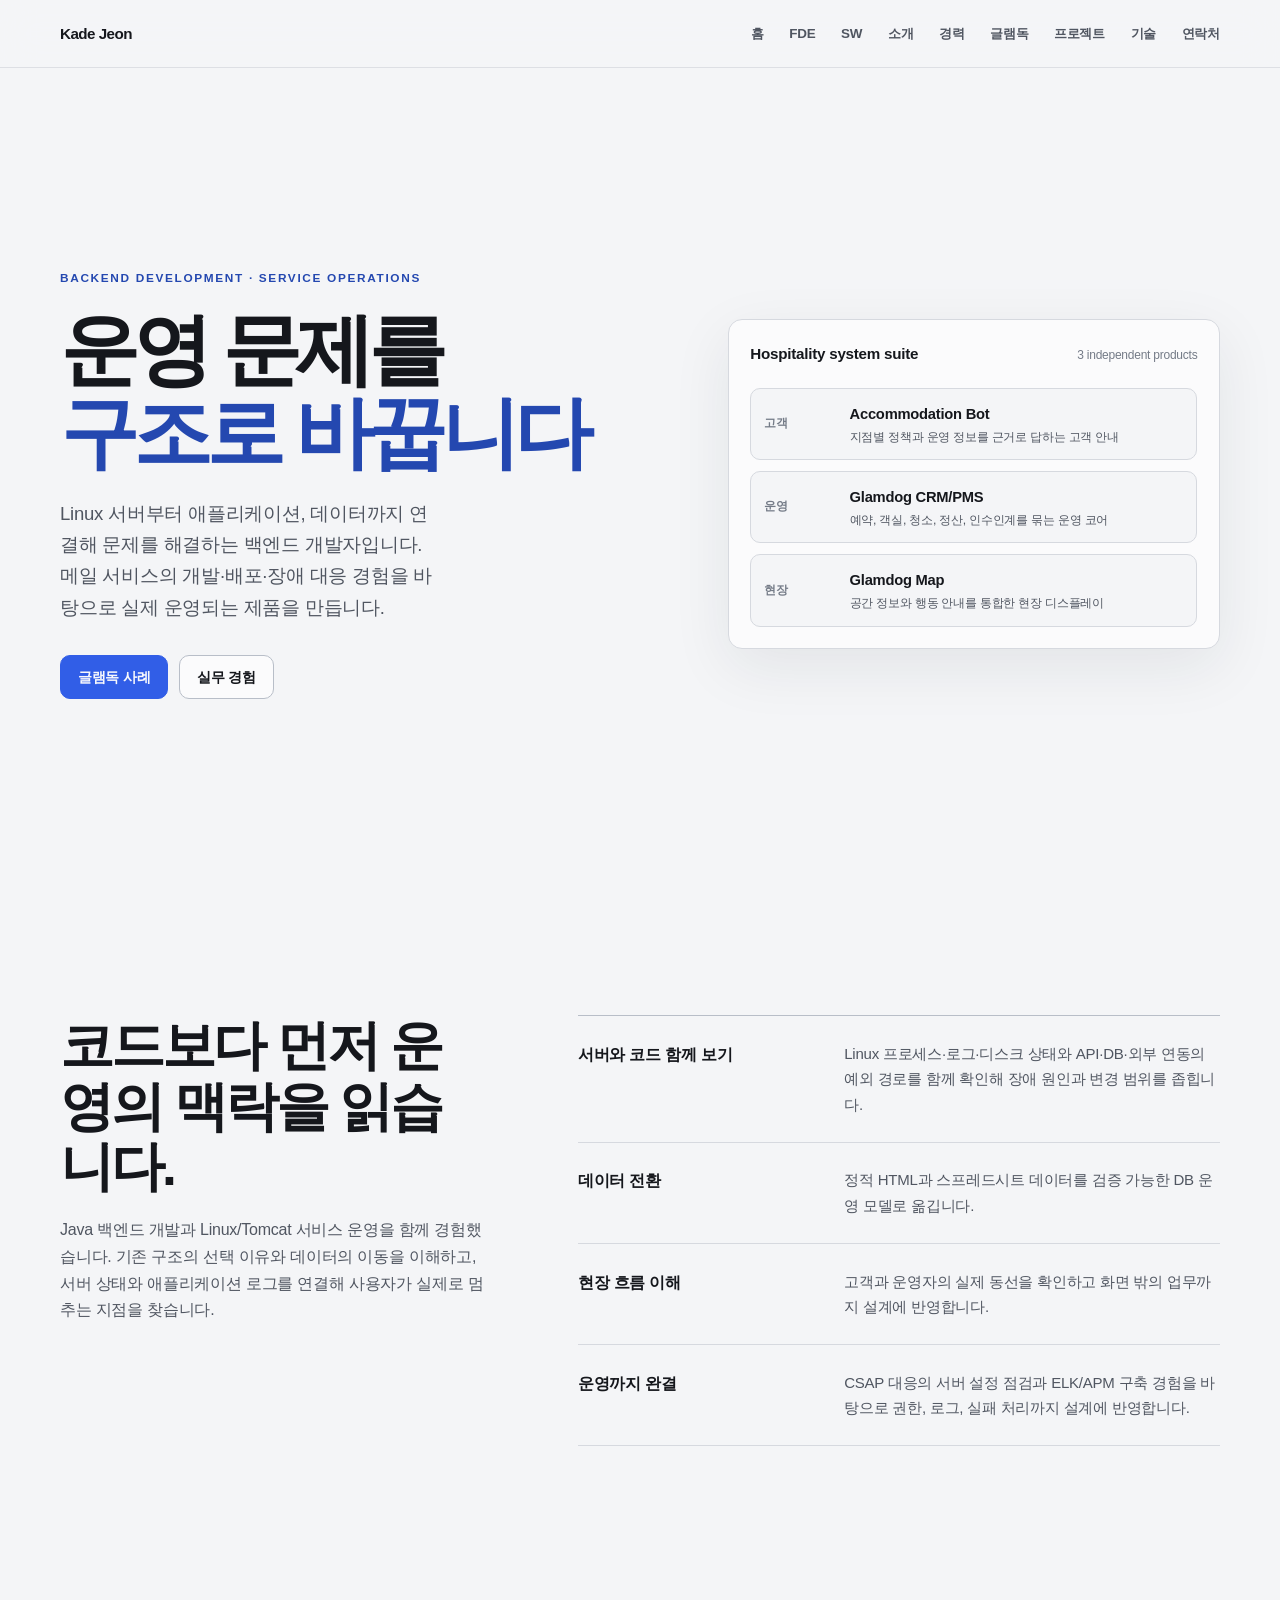
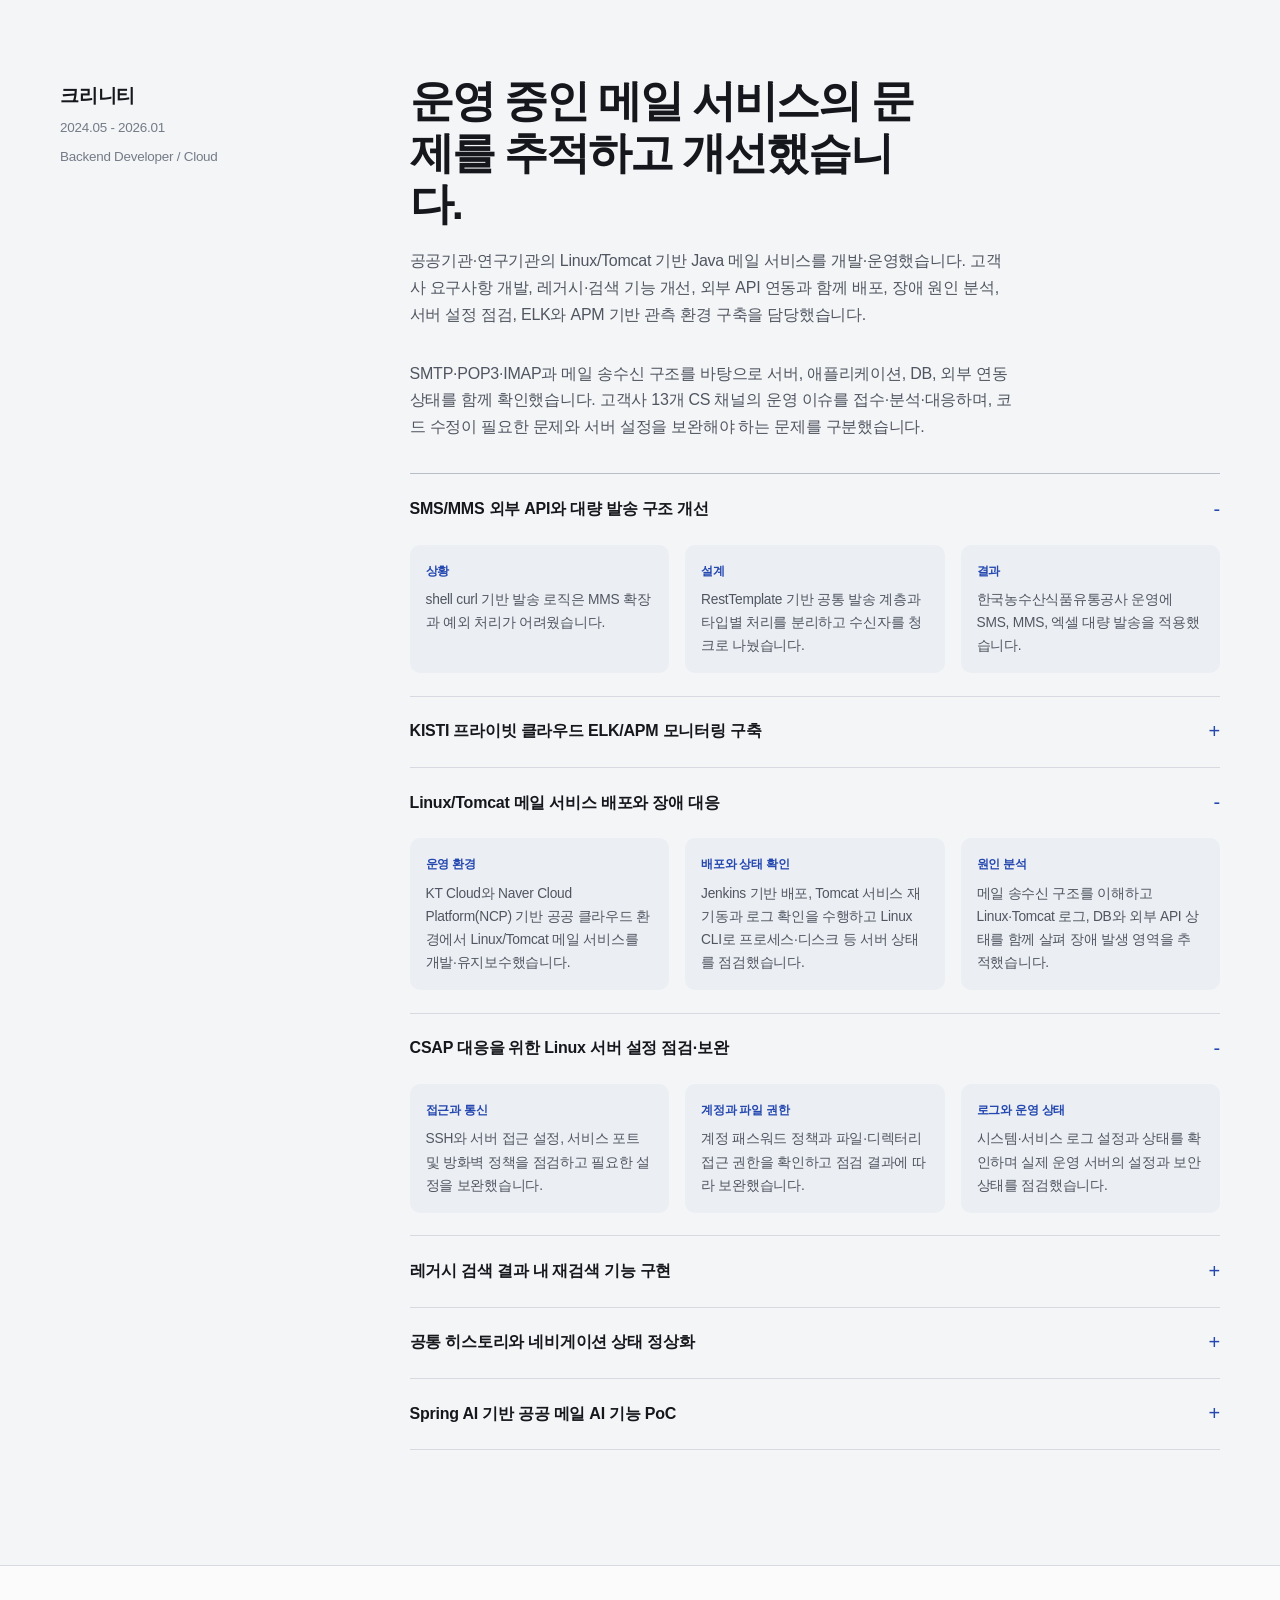
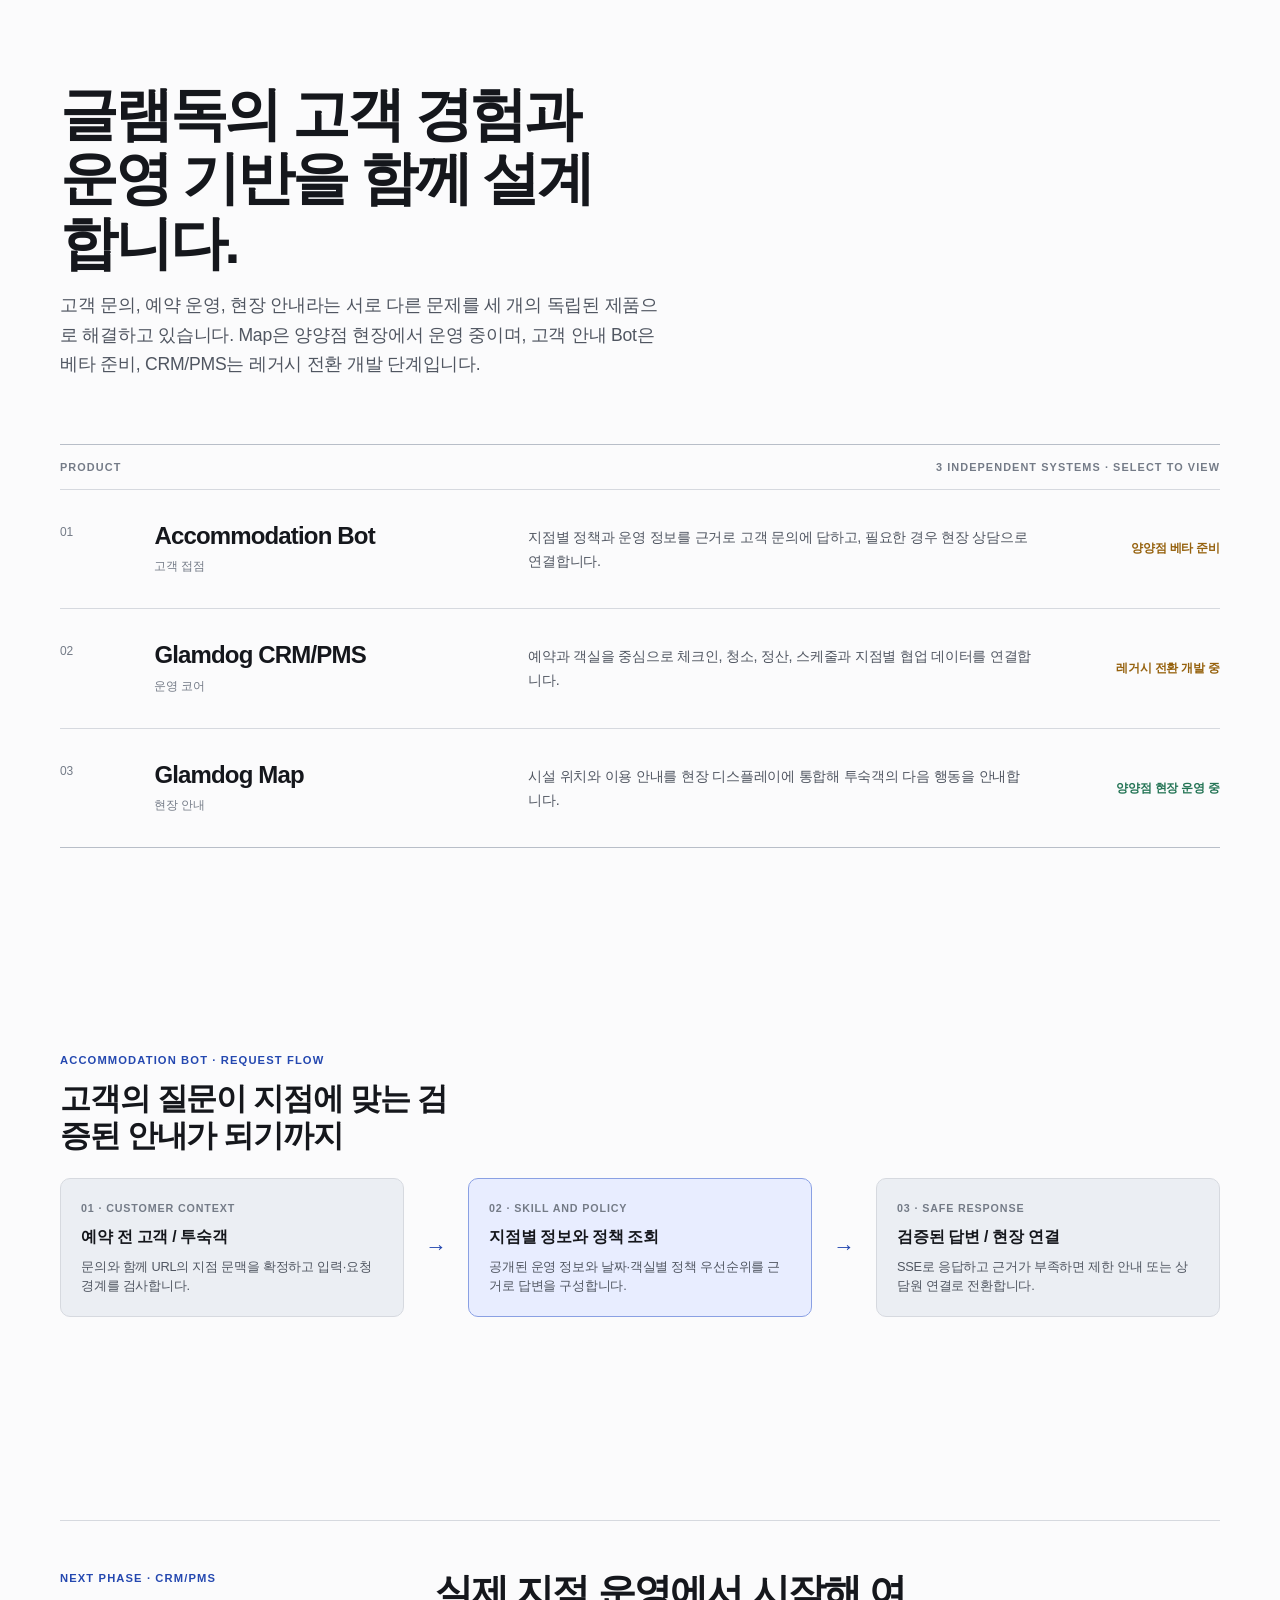
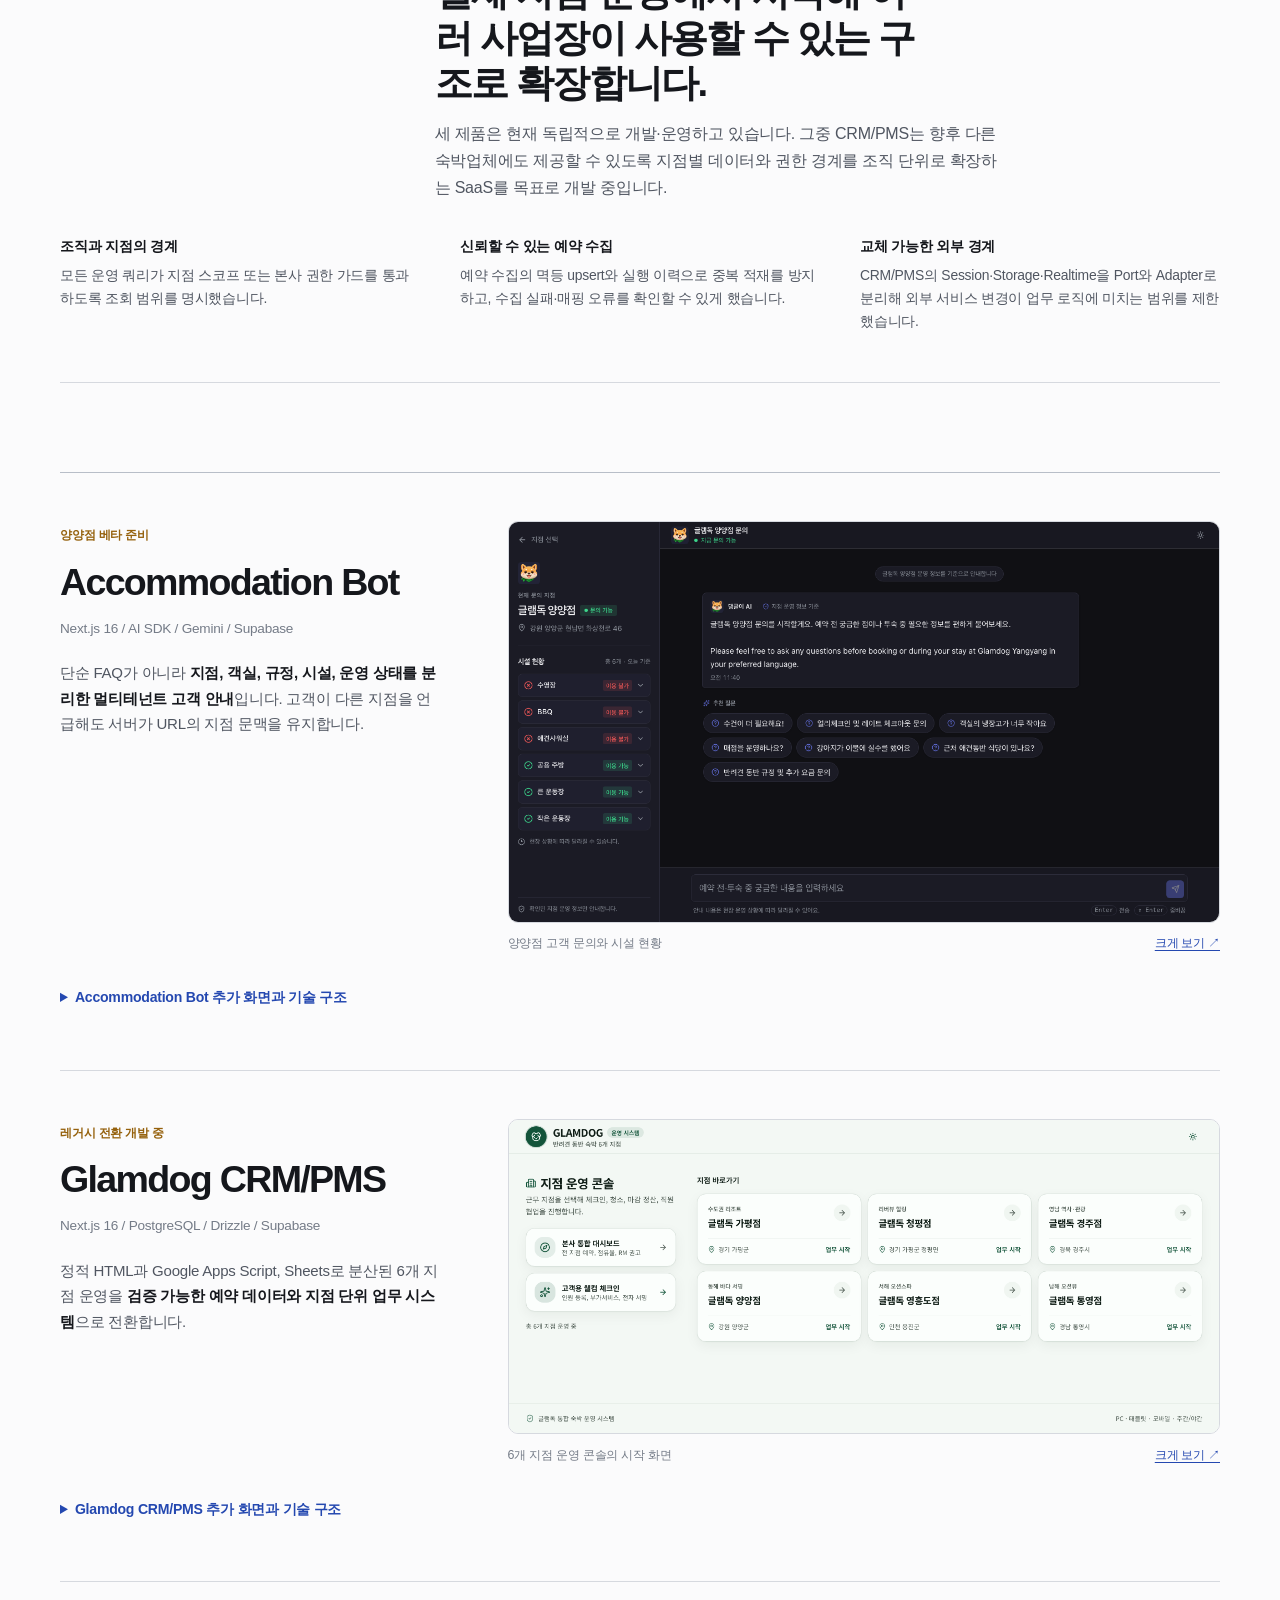
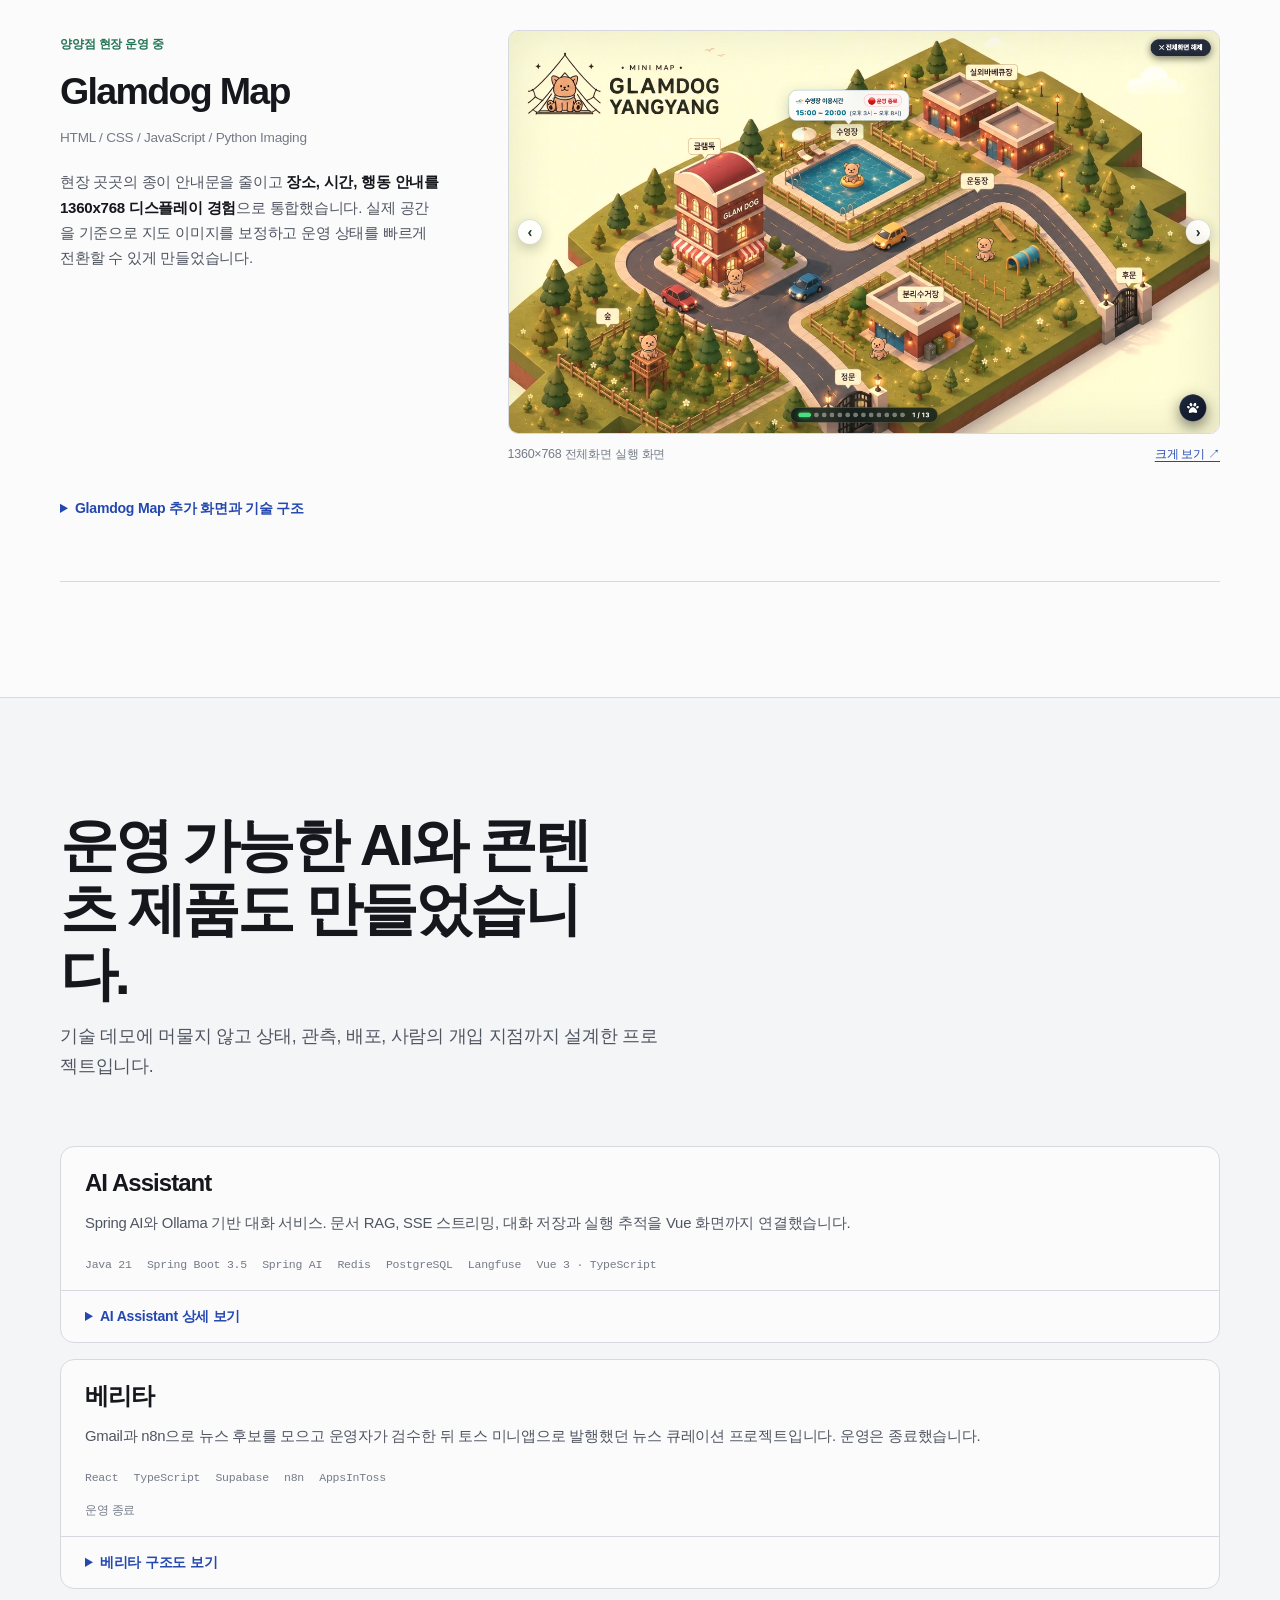
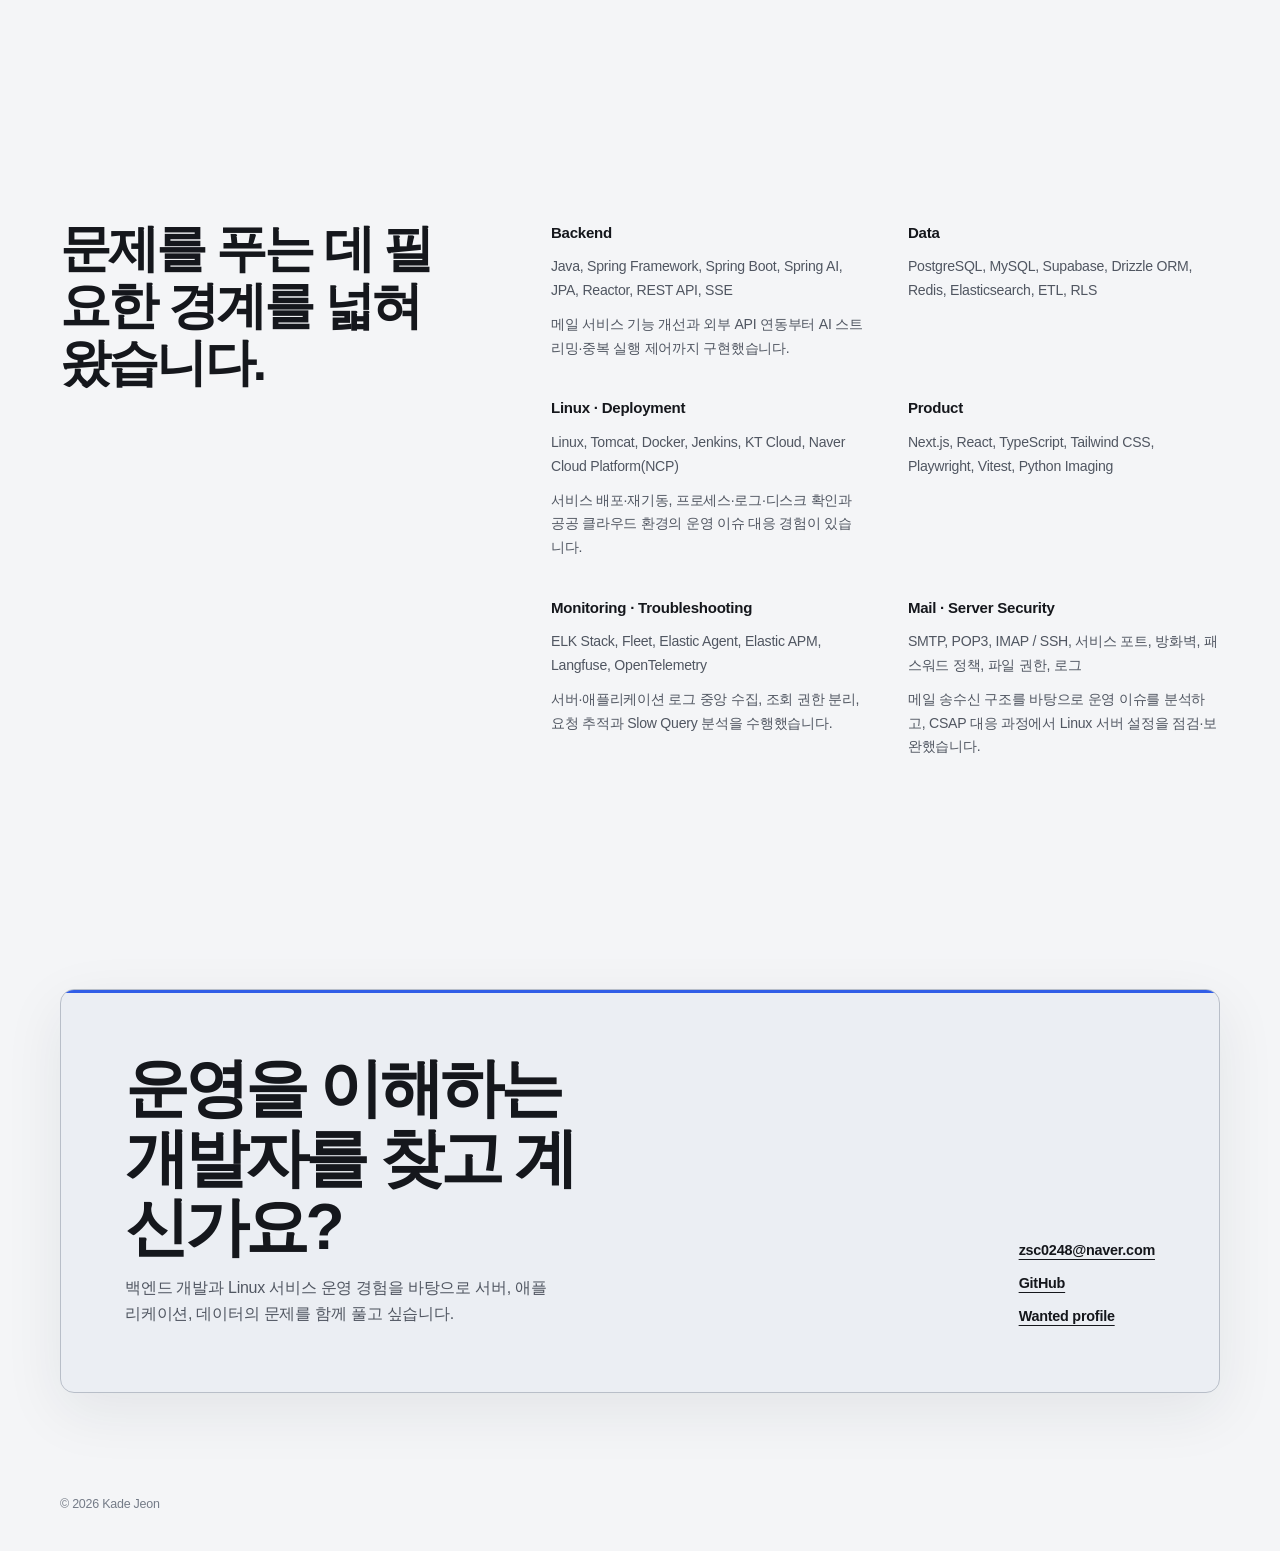
<file: index.html>
<!doctype html>
<html lang="ko">
  <head>
    <meta charset="UTF-8" />
    <meta name="viewport" content="width=device-width, initial-scale=1.0" />
    <meta
      name="description"
      content="Linux/Tomcat 메일 서비스 운영, 장애 분석, CSAP 서버 설정 점검과 제품 개발 경험을 갖춘 백엔드 개발자 전총명의 포트폴리오"
    />
    <title>전총명 | Backend Developer · Service Operations</title>
    <style>
      *,
      *::before,
      *::after {
        box-sizing: border-box;
      }

      :root {
        color-scheme: light dark;
        --canvas: #f4f5f7;
        --surface: #fbfbfc;
        --surface-strong: #ebeef3;
        --surface-accent: #e8edff;
        --ink: #15171c;
        --ink-soft: #505661;
        --ink-faint: #747b87;
        --line: #d6d9df;
        --line-strong: #b8bec8;
        --accent: #315ee7;
        --accent-ink: #2448b0;
        --accent-contrast: #f7f8fc;
        --success: #247455;
        --warning: #95610d;
        --radius: 14px;
        --shadow: 0 18px 60px rgba(28, 36, 54, 0.08);
        --max: 1160px;
      }

      @media (prefers-color-scheme: dark) {
        :root {
          --canvas: #101217;
          --surface: #171a20;
          --surface-strong: #20242c;
          --surface-accent: #1c2748;
          --ink: #eef0f4;
          --ink-soft: #b3b8c2;
          --ink-faint: #858c99;
          --line: #30353f;
          --line-strong: #49505d;
          --accent: #7d9cff;
          --accent-ink: #aec0ff;
          --accent-contrast: #12182a;
          --success: #6cc39e;
          --warning: #dfb866;
          --shadow: 0 22px 70px rgba(0, 0, 0, 0.28);
        }
      }

      html {
        scroll-behavior: smooth;
      }

      body {
        margin: 0;
        background: var(--canvas);
        color: var(--ink);
        font-family:
          "Pretendard Variable", Pretendard, -apple-system, BlinkMacSystemFont,
          "Segoe UI", "Noto Sans KR", sans-serif;
        font-size: 16px;
        line-height: 1.68;
        letter-spacing: -0.015em;
      }

      a {
        color: inherit;
      }

      img {
        display: block;
        max-width: 100%;
      }

      button,
      summary {
        font: inherit;
      }

      :focus-visible {
        outline: 3px solid color-mix(in srgb, var(--accent) 70%, transparent);
        outline-offset: 4px;
      }

      .shell {
        width: min(calc(100% - 48px), var(--max));
        margin-inline: auto;
      }

      .site-nav {
        position: sticky;
        top: 0;
        z-index: 10;
        height: 68px;
        border-bottom: 1px solid color-mix(in srgb, var(--line) 78%, transparent);
        background: color-mix(in srgb, var(--canvas) 88%, transparent);
        backdrop-filter: blur(18px);
      }

      .site-nav__inner {
        display: flex;
        align-items: center;
        justify-content: space-between;
        height: 100%;
      }

      .brand {
        text-decoration: none;
        font-size: 0.95rem;
        font-weight: 760;
        letter-spacing: -0.035em;
        white-space: nowrap;
      }

      .nav-links {
        display: flex;
        align-items: center;
        gap: clamp(0.8rem, 2vw, 1.65rem);
        margin: 0;
        padding: 0;
        list-style: none;
      }

      .nav-links a {
        color: var(--ink-soft);
        text-decoration: none;
        font-size: 0.84rem;
        font-weight: 650;
        white-space: nowrap;
        transition: color 160ms ease;
      }

      .nav-links a:hover {
        color: var(--accent-ink);
      }

      section {
        scroll-margin-top: 88px;
        padding-block: clamp(5rem, 9vw, 8rem);
      }

      .section-head {
        max-width: 760px;
        margin-bottom: clamp(2.25rem, 5vw, 4rem);
      }

      .section-head h2 {
        max-width: 18ch;
        margin: 0 0 1rem;
        font-size: clamp(2rem, 4.5vw, 3.6rem);
        line-height: 1.12;
        letter-spacing: -0.055em;
      }

      .section-head p {
        max-width: 62ch;
        margin: 0;
        color: var(--ink-soft);
        font-size: clamp(1rem, 1.5vw, 1.1rem);
      }

      .hero {
        display: grid;
        grid-template-columns: minmax(0, 1.08fr) minmax(350px, 0.92fr);
        align-items: center;
        gap: clamp(3rem, 7vw, 7rem);
        min-height: calc(100dvh - 68px);
        padding-block: clamp(4rem, 8vw, 6rem);
      }

      .hero__kicker {
        margin: 0 0 1.25rem;
        color: var(--accent-ink);
        font-size: 0.74rem;
        font-weight: 780;
        letter-spacing: 0.14em;
        text-transform: uppercase;
      }

      .hero h1 {
        max-width: 13ch;
        margin: 0;
        font-size: clamp(2.75rem, 6.2vw, 5.4rem);
        font-weight: 780;
        line-height: 1.04;
        letter-spacing: -0.075em;
      }

      .hero h1 strong {
        color: var(--accent-ink);
        font-weight: inherit;
      }

      .hero__summary {
        max-width: 37ch;
        margin: 1.5rem 0 0;
        color: var(--ink-soft);
        font-size: clamp(1.02rem, 1.6vw, 1.16rem);
      }

      .hero__actions {
        display: flex;
        flex-wrap: wrap;
        gap: 0.7rem;
        margin-top: 2rem;
      }

      .button {
        display: inline-flex;
        align-items: center;
        justify-content: center;
        min-height: 44px;
        padding: 0.7rem 1.05rem;
        border: 1px solid var(--line-strong);
        border-radius: 10px;
        background: var(--surface);
        color: var(--ink);
        text-decoration: none;
        font-size: 0.9rem;
        font-weight: 720;
        line-height: 1;
        white-space: nowrap;
        transition:
          transform 150ms ease,
          border-color 150ms ease,
          background 150ms ease;
      }

      .button:hover {
        border-color: var(--accent);
        transform: translateY(-1px);
      }

      .button:active {
        transform: translateY(1px);
      }

      .button--primary {
        border-color: var(--accent);
        background: var(--accent);
        color: var(--accent-contrast);
      }

      .hero-system {
        position: relative;
        padding: 1.35rem;
        border: 1px solid var(--line);
        border-radius: var(--radius);
        background: var(--surface);
        box-shadow: var(--shadow);
      }

      .hero-system__head {
        display: flex;
        align-items: baseline;
        justify-content: space-between;
        gap: 1rem;
        margin-bottom: 1.3rem;
      }

      .hero-system__head strong {
        font-size: 0.95rem;
      }

      .hero-system__head span {
        color: var(--ink-faint);
        font-size: 0.75rem;
      }

      .hero-system__rows {
        display: grid;
        gap: 0.65rem;
      }

      .hero-system__row {
        display: grid;
        grid-template-columns: 72px minmax(0, 1fr);
        align-items: center;
        gap: 0.85rem;
        min-height: 72px;
        padding: 0.8rem;
        border: 1px solid var(--line);
        border-radius: 10px;
        background: var(--canvas);
      }

      .hero-system__row > span {
        color: var(--ink-faint);
        font-size: 0.72rem;
        font-weight: 740;
      }

      .hero-system__row strong {
        display: block;
        margin-bottom: 0.08rem;
        font-size: 0.92rem;
      }

      .hero-system__row p {
        margin: 0;
        color: var(--ink-soft);
        font-size: 0.77rem;
        line-height: 1.55;
      }

      .intro-grid {
        display: grid;
        grid-template-columns: minmax(0, 0.8fr) minmax(0, 1.2fr);
        gap: clamp(2rem, 7vw, 6rem);
        align-items: start;
      }

      .intro-copy {
        position: sticky;
        top: 104px;
      }

      .intro-copy h2 {
        margin: 0 0 1.25rem;
        font-size: clamp(2rem, 4.4vw, 3.35rem);
        line-height: 1.13;
        letter-spacing: -0.055em;
      }

      .intro-copy p {
        margin: 0;
        color: var(--ink-soft);
      }

      .principles {
        display: grid;
        gap: 0;
        border-top: 1px solid var(--line-strong);
      }

      .principle {
        display: grid;
        grid-template-columns: 1fr 1.55fr;
        gap: 1.5rem;
        padding: 1.55rem 0;
        border-bottom: 1px solid var(--line);
      }

      .principle strong {
        font-size: 1.02rem;
      }

      .principle p {
        margin: 0;
        color: var(--ink-soft);
        font-size: 0.94rem;
      }

      .experience-wrap {
        display: grid;
        grid-template-columns: 260px minmax(0, 1fr);
        gap: clamp(2rem, 7vw, 6rem);
        align-items: start;
      }

      .experience-meta {
        padding-top: 0.2rem;
      }

      .experience-meta strong {
        display: block;
        font-size: 1.2rem;
      }

      .experience-meta span {
        display: block;
        margin-top: 0.35rem;
        color: var(--ink-faint);
        font-size: 0.84rem;
      }

      .experience-content h2 {
        max-width: 21ch;
        margin: 0 0 1.1rem;
        font-size: clamp(1.85rem, 3.4vw, 2.8rem);
        line-height: 1.18;
        letter-spacing: -0.045em;
      }

      .experience-content > p {
        max-width: 68ch;
        margin: 0 0 2rem;
        color: var(--ink-soft);
      }

      .outcomes {
        border-top: 1px solid var(--line-strong);
      }

      .outcomes details {
        border-bottom: 1px solid var(--line);
      }

      .outcomes summary {
        display: flex;
        align-items: center;
        justify-content: space-between;
        gap: 1rem;
        padding: 1.15rem 0;
        cursor: pointer;
        list-style: none;
        font-weight: 690;
      }

      .outcomes summary::-webkit-details-marker {
        display: none;
      }

      .outcomes summary::after {
        content: "+";
        color: var(--accent-ink);
        font-size: 1.25rem;
        font-weight: 460;
      }

      .outcomes details[open] summary::after {
        content: "-";
      }

      .outcome-body {
        display: grid;
        grid-template-columns: repeat(3, minmax(0, 1fr));
        gap: 1rem;
        padding: 0 0 1.4rem;
      }

      .outcome-body div {
        padding: 1rem;
        border-radius: 10px;
        background: var(--surface-strong);
      }

      .outcome-body strong {
        display: block;
        margin-bottom: 0.45rem;
        color: var(--accent-ink);
        font-size: 0.75rem;
      }

      .outcome-body p {
        margin: 0;
        color: var(--ink-soft);
        font-size: 0.86rem;
      }

      .glamdog {
        border-block: 1px solid var(--line);
        background: var(--surface);
      }

      .product-index {
        border-block: 1px solid var(--line-strong);
      }

      .product-index__head,
      .product-index__row {
        display: grid;
        grid-template-columns: 3.5rem minmax(220px, 0.8fr) minmax(280px, 1.2fr) minmax(150px, auto);
        gap: clamp(1rem, 3vw, 2.5rem);
        align-items: center;
      }

      .product-index__head {
        padding: 0.8rem 0;
        color: var(--ink-faint);
        font-size: 0.68rem;
        font-weight: 760;
        letter-spacing: 0.1em;
        text-transform: uppercase;
      }

      .product-index__head span:last-child {
        grid-column: 3 / -1;
        text-align: right;
      }

      .product-index__row {
        position: relative;
        padding: clamp(1.35rem, 3vw, 2rem) 0;
        border-top: 1px solid var(--line);
        text-decoration: none;
      }

      .product-index__row::before {
        position: absolute;
        inset: -1px auto auto 0;
        width: 0;
        height: 2px;
        background: var(--accent);
        content: "";
        transition: width 180ms ease;
      }

      .product-index__row:hover::before,
      .product-index__row:focus-visible::before {
        width: 100%;
      }

      .product-index__number {
        align-self: start;
        color: var(--ink-faint);
        font-size: 0.75rem;
        font-variant-numeric: tabular-nums;
      }

      .product-index__identity strong,
      .product-index__identity span {
        display: block;
      }

      .product-index__identity strong {
        font-size: clamp(1.15rem, 2vw, 1.5rem);
        line-height: 1.2;
        letter-spacing: -0.035em;
      }

      .product-index__identity span {
        margin-top: 0.35rem;
        color: var(--ink-faint);
        font-size: 0.75rem;
      }

      .product-index__row > p {
        margin: 0;
        color: var(--ink-soft);
        font-size: 0.9rem;
      }

      .product-index__row .status {
        justify-self: end;
        margin: 0;
        white-space: nowrap;
      }

      .bot-flow {
        margin-top: clamp(3rem, 7vw, 5.5rem);
      }

      .bot-flow__head {
        max-width: 760px;
        margin-bottom: 1.4rem;
      }

      .bot-flow__label {
        margin: 0 0 0.7rem;
        color: var(--accent-ink);
        font-size: 0.7rem;
        font-weight: 760;
        letter-spacing: 0.1em;
        text-transform: uppercase;
      }

      .bot-flow h3 {
        max-width: 24ch;
        margin: 0;
        font-size: clamp(1.35rem, 2.4vw, 2rem);
        line-height: 1.2;
        letter-spacing: -0.04em;
      }

      .bot-flow__steps {
        display: grid;
        grid-template-columns: minmax(0, 1fr) 2.5rem minmax(0, 1fr) 2.5rem minmax(0, 1fr);
        gap: 0.75rem;
        align-items: stretch;
      }

      .bot-flow__step {
        padding: 1.25rem;
        border: 1px solid var(--line);
        border-radius: 10px;
        background: var(--surface-strong);
      }

      .bot-flow__step--accent {
        border-color: color-mix(in srgb, var(--accent) 46%, var(--line));
        background: var(--surface-accent);
      }

      .bot-flow__step span,
      .bot-flow__step strong {
        display: block;
      }

      .bot-flow__step span {
        margin-bottom: 0.45rem;
        color: var(--ink-faint);
        font-size: 0.67rem;
        font-weight: 760;
        letter-spacing: 0.08em;
        text-transform: uppercase;
      }

      .bot-flow__step strong {
        font-size: 0.98rem;
      }

      .bot-flow__step p {
        margin: 0.4rem 0 0;
        color: var(--ink-soft);
        font-size: 0.8rem;
        line-height: 1.55;
      }

      .bot-flow__arrow {
        display: grid;
        place-items: center;
        color: var(--accent-ink);
        font-size: 1.35rem;
      }

      .case-list {
        margin-top: clamp(3.5rem, 7vw, 6rem);
        border-top: 1px solid var(--line-strong);
      }

      .case {
        display: grid;
        grid-template-columns: minmax(220px, 0.7fr) minmax(0, 1.3fr);
        gap: 1.25rem clamp(2rem, 5vw, 4rem);
        padding-block: clamp(2rem, 4vw, 3rem);
        border-bottom: 1px solid var(--line);
      }

      .case__identity {
        align-self: start;
      }

      .status {
        display: inline-block;
        margin-bottom: 0.9rem;
        color: var(--success);
        font-size: 0.78rem;
        font-weight: 740;
      }

      .status--build {
        color: var(--warning);
      }

      .case__identity h3 {
        margin: 0;
        font-size: clamp(1.55rem, 3vw, 2.35rem);
        line-height: 1.15;
        letter-spacing: -0.045em;
      }

      .case__identity p {
        margin: 0.85rem 0 0;
        color: var(--ink-faint);
        font-size: 0.85rem;
      }

      .case__identity .case-summary {
        margin-top: 1.25rem;
        color: var(--ink-soft);
        font-size: 0.94rem;
      }

      .case-summary strong {
        color: var(--ink);
      }

      .case-preview,
      .case-capture {
        min-width: 0;
        margin: 0;
      }

      .case-preview img,
      .case-capture img {
        display: block;
        width: 100%;
        height: auto;
        border: 1px solid var(--line);
        border-radius: 10px;
      }

      .case-preview > a,
      .case-capture > a {
        display: block;
        border-radius: 10px;
        cursor: zoom-in;
      }

      .case-preview > a:hover,
      .case-capture > a:hover {
        outline: 2px solid var(--accent-ink);
        outline-offset: 3px;
      }

      .case-preview figcaption,
      .case-capture figcaption {
        display: flex;
        flex-wrap: wrap;
        justify-content: space-between;
        gap: 0.35rem 1rem;
        margin-top: 0.65rem;
        color: var(--ink-faint);
        font-size: 0.78rem;
      }

      .case-preview figcaption a,
      .case-capture figcaption a {
        color: var(--accent-ink);
        text-underline-offset: 3px;
      }

      .case-evidence {
        grid-column: 1 / -1;
      }

      .case-evidence > summary {
        width: fit-content;
        padding: 0.75rem 0;
        color: var(--accent-ink);
        cursor: pointer;
        font-size: 0.88rem;
        font-weight: 700;
      }

      .case-evidence__body {
        display: grid;
        grid-template-columns: minmax(0, 1fr) minmax(0, 1fr);
        gap: 1.5rem 2rem;
        padding-top: 0.5rem;
      }

      .case-evidence__body .case-flow {
        margin-top: 0;
      }

      .map-carousel {
        min-width: 0;
        align-self: start;
        border: 1px solid var(--line);
        border-radius: var(--radius);
        overflow: hidden;
        background: var(--surface);
      }

      .map-carousel__viewport {
        overflow: hidden;
        touch-action: pan-y pinch-zoom;
      }

      .map-carousel__track {
        display: flex;
        transition: transform 250ms cubic-bezier(0.77, 0, 0.175, 1);
      }

      .map-carousel__track.is-instant {
        transition: none;
      }

      .map-carousel__slide {
        flex: 0 0 100%;
        min-width: 0;
      }

      .map-carousel:not(.is-ready) .map-carousel__slide:not(:first-child) {
        display: none;
      }

      .map-carousel__slide img {
        display: block;
        width: 100%;
        height: auto;
        aspect-ratio: 1600 / 893;
        object-fit: contain;
      }

      .map-carousel__slide a {
        display: block;
        cursor: zoom-in;
      }

      .map-carousel__controls {
        display: none;
        flex-wrap: wrap;
        align-items: center;
        gap: 0.6rem;
        padding: 0.85rem 1rem;
      }

      .map-carousel.is-ready .map-carousel__controls {
        display: flex;
      }

      .map-carousel__status {
        flex: 1 1 220px;
        margin: 0;
        color: var(--ink-soft);
        font-size: 0.85rem;
        font-variant-numeric: tabular-nums;
      }

      .map-carousel button {
        min-width: 44px;
        min-height: 44px;
        padding: 0.5rem 0.75rem;
        border: 1px solid var(--line);
        border-radius: 8px;
        background: var(--surface-strong);
        color: var(--ink);
        font: inherit;
        font-size: 0.83rem;
        cursor: pointer;
      }

      @media (hover: hover) and (pointer: fine) {
        .map-carousel button:hover {
          border-color: var(--accent-ink);
        }
      }

      .map-carousel__error {
        padding: 1rem;
        color: var(--ink-soft);
        font-size: 0.85rem;
      }

      @media (prefers-reduced-motion: reduce) {
        .map-carousel__track {
          transition: none;
          transition-duration: 0s !important;
        }
      }

      .case-flow {
        display: grid;
        grid-template-columns: repeat(3, minmax(0, 1fr));
        gap: 0.6rem;
        margin: 1.5rem 0;
      }

      .case-flow div {
        min-height: 116px;
        padding: 0.9rem;
        border: 1px solid var(--line);
        border-radius: 10px;
        background: var(--canvas);
      }

      .case-flow span {
        display: block;
        margin-bottom: 0.35rem;
        color: var(--accent-ink);
        font-size: 0.72rem;
        font-weight: 760;
      }

      .case-flow strong {
        display: block;
        font-size: 0.9rem;
      }

      .case-flow p {
        margin: 0.25rem 0 0;
        color: var(--ink-faint);
        font-size: 0.77rem;
        line-height: 1.5;
      }

      .case-points {
        display: grid;
        grid-template-columns: repeat(2, minmax(0, 1fr));
        gap: 0.75rem 1.4rem;
        margin: 1.4rem 0 0;
      }

      .case-point {
        padding-top: 0.8rem;
        border-top: 1px solid var(--line);
      }

      .case-point strong {
        display: block;
        margin-bottom: 0.2rem;
        font-size: 0.86rem;
      }

      .case-point p {
        margin: 0;
        color: var(--ink-faint);
        font-size: 0.8rem;
      }

      .project-studies {
        display: grid;
        gap: 1rem;
      }

      .work-card {
        overflow: hidden;
        border: 1px solid var(--line);
        border-radius: var(--radius);
        background: var(--surface);
      }

      .work-card__content {
        padding: 1.4rem 1.5rem 1rem;
      }

      .work-card h3 {
        margin: 0;
        font-size: 1.5rem;
        line-height: 1.2;
        letter-spacing: -0.04em;
      }

      .work-card__summary {
        margin: 0.8rem 0 0;
        color: var(--ink-soft);
        font-size: 0.93rem;
      }

      .work-card__meta {
        display: flex;
        flex-wrap: wrap;
        gap: 0.45rem 0.95rem;
        margin-top: 1.2rem;
        color: var(--ink-faint);
        font-family: ui-monospace, SFMono-Regular, Menlo, Consolas, monospace;
        font-size: 0.72rem;
      }

      .project-block {
        padding: clamp(1.35rem, 3.5vw, 2.2rem);
        border-top: 1px solid var(--line);
      }

      .project-block h4 {
        margin: 0 0 1rem;
        font-size: 1.05rem;
      }

      .product-direction {
        margin-top: clamp(3rem, 7vw, 5.5rem);
        padding-block: clamp(2rem, 4vw, 3rem);
        border-block: 1px solid var(--line);
      }

      .product-direction__intro {
        display: grid;
        grid-template-columns: minmax(180px, 0.55fr) minmax(0, 1.45fr);
        gap: clamp(2rem, 6vw, 6rem);
      }

      .product-direction__label {
        margin: 0;
        color: var(--accent-ink);
        font-size: 0.7rem;
        font-weight: 760;
        letter-spacing: 0.1em;
        text-transform: uppercase;
      }

      .product-direction h3 {
        max-width: 23ch;
        margin: 0;
        font-size: clamp(1.5rem, 3vw, 2.4rem);
        line-height: 1.18;
        letter-spacing: -0.045em;
      }

      .product-direction__copy {
        max-width: 64ch;
        margin: 1rem 0 0;
        color: var(--ink-soft);
      }

      .product-direction .design-decisions {
        grid-template-columns: repeat(3, minmax(0, 1fr));
        margin-top: 2rem;
      }

      .design-decisions {
        display: grid;
        grid-template-columns: repeat(2, minmax(0, 1fr));
        gap: 1.25rem 2.5rem;
        margin: 0;
      }

      .design-decisions dt {
        font-size: 0.9rem;
        font-weight: 720;
      }

      .design-decisions dd,
      .technical-detail p {
        margin: 0.35rem 0 0;
        color: var(--ink-soft);
        font-size: 0.87rem;
      }

      .project-details {
        border-top: 1px solid var(--line);
      }

      .project-details + .project-details {
        margin-top: 0;
      }

      .project-details summary {
        padding: 1.1rem clamp(1.35rem, 3.5vw, 2.2rem);
        cursor: pointer;
        font-size: 0.9rem;
        font-weight: 680;
      }

      .details-motion-ready .details-motion__content {
        display: grid;
        grid-template-rows: 0fr;
        opacity: 0;
        transition:
          grid-template-rows 380ms cubic-bezier(0.23, 1, 0.32, 1),
          opacity 220ms cubic-bezier(0.23, 1, 0.32, 1);
      }

      .details-motion-ready .details-motion__inner {
        min-height: 0;
        overflow: hidden;
        opacity: 0;
        transform: translateY(-6px);
        transition:
          transform 320ms cubic-bezier(0.23, 1, 0.32, 1),
          opacity 240ms cubic-bezier(0.23, 1, 0.32, 1);
      }

      .details-motion-ready details.is-open > .details-motion__content {
        grid-template-rows: 1fr;
        opacity: 1;
      }

      .details-motion-ready details.is-open > .details-motion__content > .details-motion__inner {
        opacity: 1;
        transform: translateY(0);
      }

      .technical-detail {
        padding: 0 clamp(1.35rem, 3.5vw, 2.2rem) 1.5rem;
        max-width: 90ch;
        overflow-wrap: anywhere;
      }

      .technical-detail p + p {
        margin-top: 0.85rem;
      }

      .project-study {
        min-width: 0;
        scroll-margin-top: 100px;
      }

      .project-disclosure > summary {
        padding: 0.85rem 1.5rem;
        border-top: 1px solid var(--line);
        color: var(--accent-ink);
        font-size: 0.88rem;
        font-weight: 720;
        cursor: pointer;
      }

      .project-disclosure > summary:hover {
        background: var(--surface-strong);
      }

      .project-disclosure > summary:focus-visible {
        outline: 2px solid var(--accent-ink);
        outline-offset: -4px;
      }

      .project-disclosure > summary .when-open,
      .project-disclosure[open] > summary .when-closed {
        display: none;
      }

      .project-disclosure[open] > summary .when-open {
        display: inline;
      }

      .work-card__content .text-link {
        margin-top: 0.8rem;
      }

      .miniapp-entry {
        display: flex;
        flex-wrap: wrap;
        align-items: baseline;
        gap: 0.4rem 0.75rem;
        margin-top: 0.8rem;
      }

      .work-card__content .miniapp-entry .text-link {
        margin-top: 0;
      }

      .availability-note {
        color: var(--ink-faint);
        font-size: 0.75rem;
      }

      .architecture-image {
        margin: 0;
        padding: clamp(1rem, 3vw, 2rem);
        border-top: 1px solid var(--line);
        background: var(--surface-strong);
      }

      .architecture-image img {
        width: 100%;
        height: auto;
      }

      .architecture-image figcaption,
      .evidence-gallery figcaption {
        margin-top: 0.8rem;
        color: var(--ink-soft);
        font-size: 0.8rem;
      }

      .architecture-image figcaption {
        display: flex;
        flex-wrap: wrap;
        justify-content: space-between;
        gap: 0.6rem 1.5rem;
      }

      .architecture-image a,
      .project-demo a {
        text-underline-offset: 4px;
      }

      .evidence-gallery {
        display: grid;
        grid-template-columns: repeat(3, minmax(0, 1fr));
        gap: 1.5rem;
        padding: 0 clamp(1.35rem, 3.5vw, 2.2rem) 2rem;
      }

      .evidence-gallery figure {
        min-width: 0;
        margin: 0;
      }

      .evidence-gallery img {
        width: 100%;
        height: auto;
        aspect-ratio: 4 / 3;
        object-fit: contain;
        border: 1px solid var(--line);
        background: var(--surface-strong);
      }

      .project-demo iframe {
        display: block;
        width: 100%;
        height: auto;
        aspect-ratio: 16 / 9;
        border: 0;
        background: var(--surface-strong);
      }

      .project-demo p {
        margin: 0.8rem 0 0;
        color: var(--ink-soft);
        font-size: 0.8rem;
      }

      .text-link {
        display: inline-block;
        margin-top: 1.4rem;
        color: var(--accent-ink);
        font-size: 0.88rem;
        font-weight: 720;
        text-underline-offset: 4px;
      }

      .skills-layout {
        display: grid;
        grid-template-columns: minmax(220px, 0.75fr) minmax(0, 1.25fr);
        gap: clamp(2.5rem, 7vw, 6rem);
      }

      .skills-layout h2 {
        margin: 0;
        font-size: clamp(2rem, 4vw, 3.35rem);
        line-height: 1.12;
        letter-spacing: -0.055em;
      }

      .skill-groups {
        display: grid;
        grid-template-columns: repeat(2, minmax(0, 1fr));
        gap: 2.2rem 2.8rem;
      }

      .skill-group h3 {
        margin: 0 0 0.65rem;
        font-size: 0.94rem;
      }

      .skill-group p {
        margin: 0;
        color: var(--ink-soft);
        font-size: 0.88rem;
      }

      .skill-group p + p {
        margin-top: 0.65rem;
      }

      .contact {
        padding-bottom: clamp(3rem, 6vw, 5rem);
      }

      .contact-panel {
        position: relative;
        display: grid;
        grid-template-columns: minmax(0, 1.2fr) auto;
        align-items: end;
        gap: 2rem;
        overflow: hidden;
        padding: clamp(2rem, 5vw, 4rem);
        border: 1px solid var(--line-strong);
        border-radius: var(--radius);
        background: var(--surface-strong);
        color: var(--ink);
        box-shadow: var(--shadow);
      }

      .contact-panel::before {
        position: absolute;
        inset: 0 0 auto;
        height: 3px;
        background: var(--accent);
        content: "";
      }

      .contact-panel h2 {
        max-width: 14ch;
        margin: 0 0 0.8rem;
        font-size: clamp(2rem, 5vw, 4.2rem);
        line-height: 1.08;
        letter-spacing: -0.06em;
      }

      .contact-panel p {
        max-width: 48ch;
        margin: 0;
        color: var(--ink-soft);
      }

      .contact-links {
        display: flex;
        flex-direction: column;
        align-items: flex-start;
        gap: 0.55rem;
      }

      .contact-links a {
        color: var(--ink);
        font-size: 0.9rem;
        font-weight: 680;
        text-underline-offset: 4px;
        white-space: nowrap;
      }

      .contact-links a:hover {
        color: var(--accent-ink);
      }

      .scroll-reveal-ready [data-scroll-reveal] {
        opacity: 0;
        transform: translateY(18px);
        transition:
          transform 520ms cubic-bezier(0.23, 1, 0.32, 1) var(--reveal-delay, 0ms),
          opacity 420ms cubic-bezier(0.23, 1, 0.32, 1) var(--reveal-delay, 0ms);
      }

      .scroll-reveal-ready [data-scroll-reveal][data-visible] {
        opacity: 1;
        transform: translateY(0);
      }

      .scroll-reveal-ready [data-scroll-reveal] [data-reveal-text] {
        opacity: 0;
        transform: translateY(12px);
        transition:
          transform 450ms cubic-bezier(0.23, 1, 0.32, 1) var(--text-reveal-delay, 70ms),
          opacity 400ms cubic-bezier(0.23, 1, 0.32, 1) var(--text-reveal-delay, 70ms);
      }

      .scroll-reveal-ready [data-scroll-reveal][data-visible] [data-reveal-text] {
        opacity: 1;
        transform: translateY(0);
      }

      .contact-reveal-ready .contact-panel {
        opacity: 0;
        transform: translateY(24px);
        transition:
          transform 500ms cubic-bezier(0.23, 1, 0.32, 1),
          opacity 500ms cubic-bezier(0.23, 1, 0.32, 1);
      }

      .contact-reveal-ready .contact-panel::before {
        transform: scaleX(0);
        transform-origin: left;
        transition: transform 600ms cubic-bezier(0.77, 0, 0.175, 1) 80ms;
      }

      .contact-reveal-ready .contact-panel h2,
      .contact-reveal-ready .contact-panel p,
      .contact-reveal-ready .contact-links a {
        opacity: 0;
        transform: translateY(16px);
        transition:
          transform 450ms cubic-bezier(0.23, 1, 0.32, 1),
          opacity 450ms cubic-bezier(0.23, 1, 0.32, 1);
      }

      .contact-reveal-ready .contact-panel h2 {
        transition-delay: 80ms;
      }

      .contact-reveal-ready .contact-panel p {
        transition-delay: 130ms;
      }

      .contact-reveal-ready .contact-links a:nth-child(1) {
        transition-delay: 180ms;
      }

      .contact-reveal-ready .contact-links a:nth-child(2) {
        transition-delay: 230ms;
      }

      .contact-reveal-ready .contact-links a:nth-child(3) {
        transition-delay: 280ms;
      }

      .contact-reveal-ready .contact-panel[data-visible] {
        opacity: 1;
        transform: translateY(0);
      }

      .contact-reveal-ready .contact-panel[data-visible]::before {
        transform: scaleX(1);
      }

      .contact-reveal-ready .contact-panel[data-visible] h2,
      .contact-reveal-ready .contact-panel[data-visible] p,
      .contact-reveal-ready .contact-panel[data-visible] .contact-links a {
        opacity: 1;
        transform: translateY(0);
      }

      footer {
        padding: 1.5rem 0 2.25rem;
        color: var(--ink-faint);
        font-size: 0.78rem;
      }

      @media (max-width: 900px) {
        .hero {
          grid-template-columns: 1fr;
          min-height: auto;
        }

        .hero h1 {
          max-width: 15ch;
        }

        .hero-system {
          max-width: 620px;
        }

        .intro-grid,
        .experience-wrap,
        .case,
        .case-evidence__body,
        .skills-layout {
          grid-template-columns: 1fr;
        }

        .intro-copy {
          position: static;
        }

        .experience-meta {
          display: flex;
          align-items: baseline;
          gap: 1rem;
        }

        .experience-meta span {
          margin: 0;
        }

        .product-index__head,
        .product-index__row {
          grid-template-columns: 2.5rem minmax(180px, 0.8fr) minmax(240px, 1.2fr);
        }

        .product-index__row .status {
          grid-column: 2 / -1;
          justify-self: start;
        }

        .product-direction__intro {
          grid-template-columns: 1fr;
          gap: 1rem;
        }

        .product-direction .design-decisions {
          grid-template-columns: 1fr;
        }

        .contact-panel {
          grid-template-columns: 1fr;
          align-items: start;
        }
      }

      @media (max-width: 700px) {
        .map-carousel__status {
          flex-basis: 100%;
        }

        .shell {
          width: min(calc(100% - 32px), var(--max));
        }

        .site-nav {
          height: 60px;
        }

        .nav-links li.hide-sm {
          display: none;
        }

        section {
          scroll-margin-top: 76px;
          padding-block: 4.5rem;
        }

        .hero {
          min-height: calc(100dvh - 60px);
          padding-block: 3rem;
        }

        .hero h1 {
          font-size: clamp(2.65rem, 13vw, 4.1rem);
        }

        .hero-system {
          display: none;
        }

        .hero-system__row {
          grid-template-columns: 62px minmax(0, 1fr);
        }

        .principle,
        .outcome-body,
        .case-flow,
        .case-points,
        .skill-groups,
        .design-decisions,
        .evidence-gallery {
          grid-template-columns: 1fr;
        }

        .product-index__head {
          display: flex;
          justify-content: space-between;
        }

        .product-index__head span:last-child {
          text-align: left;
        }

        .product-index__row {
          grid-template-columns: 2rem 1fr;
          gap: 0.65rem 1rem;
        }

        .product-index__row > p,
        .product-index__row .status {
          grid-column: 2;
        }

        .bot-flow__steps {
          grid-template-columns: 1fr;
        }

        .bot-flow__arrow {
          min-height: 1.5rem;
          transform: rotate(90deg);
        }

        .experience-meta {
          display: block;
        }

        .experience-meta span {
          margin-top: 0.3rem;
        }

        .case {
          gap: 1.5rem;
        }

        .case-flow div {
          min-height: auto;
        }

      }

      @media (prefers-reduced-motion: reduce) {
        html {
          scroll-behavior: auto;
        }

        *,
        *::before,
        *::after {
          transition-duration: 0.01ms !important;
        }

        .contact-reveal-ready .contact-panel,
        .contact-reveal-ready .contact-panel h2,
        .contact-reveal-ready .contact-panel p,
        .contact-reveal-ready .contact-links a {
          transform: none;
          transition-property: opacity;
          transition-duration: 200ms !important;
        }

        .contact-reveal-ready .contact-panel::before {
          transform: none;
          opacity: 0;
          transition: opacity 200ms cubic-bezier(0.23, 1, 0.32, 1) !important;
        }

        .contact-reveal-ready .contact-panel[data-visible]::before {
          opacity: 1;
        }

        .scroll-reveal-ready [data-scroll-reveal] {
          transform: none;
          transition-property: opacity;
          transition-duration: 200ms !important;
          transition-delay: 0ms !important;
        }

        .scroll-reveal-ready [data-scroll-reveal] [data-reveal-text] {
          transform: none;
          transition-property: opacity;
          transition-duration: 200ms !important;
          transition-delay: 0ms !important;
        }

        .details-motion-ready .details-motion__content,
        .details-motion-ready .details-motion__inner {
          transition: none;
        }
      }
    </style>
  </head>
  <body>
    <nav class="site-nav" aria-label="주요 메뉴">
      <div class="site-nav__inner shell">
        <a class="brand" href="#top">Kade Jeon</a>
        <ul class="nav-links">
          <li><a href="./" aria-current="page">홈</a></li>
          <li><a href="./fde/">FDE</a></li>
          <li><a href="./sw/">SW</a></li>
          <li class="hide-sm"><a href="#about">소개</a></li>
          <li class="hide-sm"><a href="#experience">경력</a></li>
          <li class="hide-sm"><a href="#glamdog">글램독</a></li>
          <li class="hide-sm"><a href="#projects">프로젝트</a></li>
          <li class="hide-sm"><a href="#skills">기술</a></li>
          <li><a href="#contact">연락처</a></li>
        </ul>
      </div>
    </nav>

    <main id="top">
      <header class="hero shell">
        <div>
          <p class="hero__kicker">Backend development · Service operations</p>
          <h1>
            운영 문제를<br />
            <strong>구조로 바꿉니다</strong>
          </h1>
          <p class="hero__summary">
            Linux 서버부터 애플리케이션, 데이터까지 연결해 문제를 해결하는 백엔드 개발자입니다.
            메일 서비스의 개발·배포·장애 대응 경험을 바탕으로 실제 운영되는 제품을 만듭니다.
          </p>
          <div class="hero__actions">
            <a class="button button--primary" href="#glamdog">글램독 사례</a>
            <a class="button" href="#experience">실무 경험</a>
          </div>
        </div>

        <aside class="hero-system" aria-label="현재 집중하고 있는 시스템 영역">
          <div class="hero-system__head">
            <strong>Hospitality system suite</strong>
            <span>3 independent products</span>
          </div>
          <div class="hero-system__rows">
            <div class="hero-system__row">
              <span>고객</span>
              <div>
                <strong>Accommodation Bot</strong>
                <p>지점별 정책과 운영 정보를 근거로 답하는 고객 안내</p>
              </div>
            </div>
            <div class="hero-system__row">
              <span>운영</span>
              <div>
                <strong>Glamdog CRM/PMS</strong>
                <p>예약, 객실, 청소, 정산, 인수인계를 묶는 운영 코어</p>
              </div>
            </div>
            <div class="hero-system__row">
              <span>현장</span>
              <div>
                <strong>Glamdog Map</strong>
                <p>공간 정보와 행동 안내를 통합한 현장 디스플레이</p>
              </div>
            </div>
          </div>
        </aside>
      </header>

      <section id="about">
        <div class="shell intro-grid">
          <div class="intro-copy">
            <h2>코드보다 먼저 운영의 맥락을 읽습니다.</h2>
            <p>
              Java 백엔드 개발과 Linux/Tomcat 서비스 운영을 함께 경험했습니다.
              기존 구조의 선택 이유와 데이터의 이동을 이해하고, 서버 상태와 애플리케이션 로그를 연결해
              사용자가 실제로 멈추는 지점을 찾습니다.
            </p>
          </div>
          <div class="principles">
            <article class="principle">
              <strong>서버와 코드 함께 보기</strong>
              <p>Linux 프로세스·로그·디스크 상태와 API·DB·외부 연동의 예외 경로를 함께 확인해 장애 원인과 변경 범위를 좁힙니다.</p>
            </article>
            <article class="principle">
              <strong>데이터 전환</strong>
              <p>정적 HTML과 스프레드시트 데이터를 검증 가능한 DB 운영 모델로 옮깁니다.</p>
            </article>
            <article class="principle">
              <strong>현장 흐름 이해</strong>
              <p>고객과 운영자의 실제 동선을 확인하고 화면 밖의 업무까지 설계에 반영합니다.</p>
            </article>
            <article class="principle">
              <strong>운영까지 완결</strong>
              <p>CSAP 대응의 서버 설정 점검과 ELK/APM 구축 경험을 바탕으로 권한, 로그, 실패 처리까지 설계에 반영합니다.</p>
            </article>
          </div>
        </div>
      </section>

      <section id="experience">
        <div class="shell experience-wrap">
          <div class="experience-meta">
            <strong>크리니티</strong>
            <span>2024.05 - 2026.01</span>
            <span>Backend Developer / Cloud</span>
          </div>
          <div class="experience-content">
            <h2>운영 중인 메일 서비스의 문제를 추적하고 개선했습니다.</h2>
            <p>
              공공기관·연구기관의 Linux/Tomcat 기반 Java 메일 서비스를 개발·운영했습니다.
              고객사 요구사항 개발, 레거시·검색 기능 개선, 외부 API 연동과 함께
              배포, 장애 원인 분석, 서버 설정 점검, ELK와 APM 기반 관측 환경 구축을 담당했습니다.
            </p>
            <p>
              SMTP·POP3·IMAP과 메일 송수신 구조를 바탕으로 서버, 애플리케이션, DB, 외부 연동 상태를 함께 확인했습니다.
              고객사 13개 CS 채널의 운영 이슈를 접수·분석·대응하며, 코드 수정이 필요한 문제와 서버 설정을 보완해야 하는 문제를 구분했습니다.
            </p>
            <div class="outcomes">
              <details open>
                <summary>SMS/MMS 외부 API와 대량 발송 구조 개선</summary>
                <div class="outcome-body">
                  <div>
                    <strong>상황</strong>
                    <p>shell curl 기반 발송 로직은 MMS 확장과 예외 처리가 어려웠습니다.</p>
                  </div>
                  <div>
                    <strong>설계</strong>
                    <p>RestTemplate 기반 공통 발송 계층과 타입별 처리를 분리하고 수신자를 청크로 나눴습니다.</p>
                  </div>
                  <div>
                    <strong>결과</strong>
                    <p>한국농수산식품유통공사 운영에 SMS, MMS, 엑셀 대량 발송을 적용했습니다.</p>
                  </div>
                </div>
              </details>
              <details>
                <summary>KISTI 프라이빗 클라우드 ELK/APM 모니터링 구축</summary>
                <div class="outcome-body">
                  <div>
                    <strong>상황</strong>
                    <p>VM에 직접 접속해야 로그를 볼 수 있어 장애 원인 파악과 CS 대응이 느렸습니다.</p>
                  </div>
                  <div>
                    <strong>설계</strong>
                    <p>Docker 기반 ELK와 Fleet·Elastic Agent로 서버·애플리케이션 로그를 중앙 수집하고, Kibana의 Admin/Readonly 권한을 분리했습니다.</p>
                  </div>
                  <div>
                    <strong>결과</strong>
                    <p>중앙 로그 조회로 장애·CS 대응 시간을 줄였습니다. Elastic APM의 요청 추적과 Slow Query 분석으로 불필요한 메일 조회 조건을 찾아 SQL을 개선했습니다.</p>
                  </div>
                </div>
              </details>
              <details open>
                <summary>Linux/Tomcat 메일 서비스 배포와 장애 대응</summary>
                <div class="outcome-body">
                  <div>
                    <strong>운영 환경</strong>
                    <p>KT Cloud와 Naver Cloud Platform(NCP) 기반 공공 클라우드 환경에서 Linux/Tomcat 메일 서비스를 개발·유지보수했습니다.</p>
                  </div>
                  <div>
                    <strong>배포와 상태 확인</strong>
                    <p>Jenkins 기반 배포, Tomcat 서비스 재기동과 로그 확인을 수행하고 Linux CLI로 프로세스·디스크 등 서버 상태를 점검했습니다.</p>
                  </div>
                  <div>
                    <strong>원인 분석</strong>
                    <p>메일 송수신 구조를 이해하고 Linux·Tomcat 로그, DB와 외부 API 상태를 함께 살펴 장애 발생 영역을 추적했습니다.</p>
                  </div>
                </div>
              </details>
              <details open>
                <summary>CSAP 대응을 위한 Linux 서버 설정 점검·보완</summary>
                <div class="outcome-body">
                  <div>
                    <strong>접근과 통신</strong>
                    <p>SSH와 서버 접근 설정, 서비스 포트 및 방화벽 정책을 점검하고 필요한 설정을 보완했습니다.</p>
                  </div>
                  <div>
                    <strong>계정과 파일 권한</strong>
                    <p>계정 패스워드 정책과 파일·디렉터리 접근 권한을 확인하고 점검 결과에 따라 보완했습니다.</p>
                  </div>
                  <div>
                    <strong>로그와 운영 상태</strong>
                    <p>시스템·서비스 로그 설정과 상태를 확인하며 실제 운영 서버의 설정과 보안 상태를 점검했습니다.</p>
                  </div>
                </div>
              </details>
              <details>
                <summary>레거시 검색 결과 내 재검색 기능 구현</summary>
                <div class="outcome-body">
                  <div>
                    <strong>상황</strong>
                    <p>1회성 검색만 가능해 누적 메일이 많은 환경에서 같은 작업을 반복했습니다.</p>
                  </div>
                  <div>
                    <strong>설계</strong>
                    <p>검색 엔진을 바꾸지 않고 이전 결과와 새 결과의 mailUid 교집합을 적용했습니다.</p>
                  </div>
                  <div>
                    <strong>결과</strong>
                    <p>기존 구조를 유지하면서 최대 5회까지 단계적으로 결과를 좁힐 수 있게 했습니다.</p>
                  </div>
                </div>
              </details>
              <details>
                <summary>공통 히스토리와 네비게이션 상태 정상화</summary>
                <div class="outcome-body">
                  <div>
                    <strong>상황</strong>
                    <p>뒤로가기 시 직전 화면이 복원되지 않고 메일함 강조 상태도 어긋났습니다.</p>
                  </div>
                  <div>
                    <strong>설계</strong>
                    <p>상세, 목록, 메일함 이동마다 유지할 화면 상태와 복원 기준을 다시 정의했습니다.</p>
                  </div>
                  <div>
                    <strong>결과</strong>
                    <p>사용자 기대와 브라우저 히스토리를 맞추고 관련 문의를 0건으로 줄였습니다.</p>
                  </div>
                </div>
              </details>
              <details>
                <summary>Spring AI 기반 공공 메일 AI 기능 PoC</summary>
                <div class="outcome-body">
                  <div>
                    <strong>상황</strong>
                    <p>단일 문자열 프롬프트와 RestTemplate 호출로는 품질과 확장성이 제한됐습니다.</p>
                  </div>
                  <div>
                    <strong>설계</strong>
                    <p>Spring AI ChatClient로 역할을 분리하고 번역과 외국어 메일 작성 기능을 구현했습니다.</p>
                  </div>
                  <div>
                    <strong>결과</strong>
                    <p>NIA 베타 운영에 도입했고 이후 RAG와 에이전트 확장 경계를 확보했습니다.</p>
                  </div>
                </div>
              </details>
            </div>
          </div>
        </div>
      </section>

      <section class="glamdog" id="glamdog">
        <div class="shell">
          <div class="section-head">
            <h2>글램독의 고객 경험과 운영 기반을 함께 설계합니다.</h2>
            <p>
              고객 문의, 예약 운영, 현장 안내라는 서로 다른 문제를 세 개의 독립된 제품으로 해결하고 있습니다.
              Map은 양양점 현장에서 운영 중이며, 고객 안내 Bot은 베타 준비, CRM/PMS는 레거시 전환 개발 단계입니다.
            </p>
          </div>

          <div class="product-index" aria-label="글램독 제품과 현재 상태">
            <div class="product-index__head" aria-hidden="true">
              <span>Product</span>
              <span>3 independent systems · select to view</span>
            </div>
            <a class="product-index__row" href="#accommodation-bot">
              <span class="product-index__number">01</span>
              <span class="product-index__identity">
                <strong>Accommodation Bot</strong>
                <span>고객 접점</span>
              </span>
              <p>지점별 정책과 운영 정보를 근거로 고객 문의에 답하고, 필요한 경우 현장 상담으로 연결합니다.</p>
              <span class="status status--build">양양점 베타 준비</span>
            </a>
            <a class="product-index__row" href="#glamdog-pms">
              <span class="product-index__number">02</span>
              <span class="product-index__identity">
                <strong>Glamdog CRM/PMS</strong>
                <span>운영 코어</span>
              </span>
              <p>예약과 객실을 중심으로 체크인, 청소, 정산, 스케줄과 지점별 협업 데이터를 연결합니다.</p>
              <span class="status status--build">레거시 전환 개발 중</span>
            </a>
            <a class="product-index__row" href="#glamdog-map">
              <span class="product-index__number">03</span>
              <span class="product-index__identity">
                <strong>Glamdog Map</strong>
                <span>현장 안내</span>
              </span>
              <p>시설 위치와 이용 안내를 현장 디스플레이에 통합해 투숙객의 다음 행동을 안내합니다.</p>
              <span class="status">양양점 현장 운영 중</span>
            </a>
          </div>

          <section class="bot-flow" aria-labelledby="bot-flow-title">
            <div class="bot-flow__head">
              <p class="bot-flow__label">Accommodation Bot · Request flow</p>
              <h3 id="bot-flow-title">고객의 질문이 지점에 맞는 검증된 안내가 되기까지</h3>
            </div>
            <div class="bot-flow__steps">
              <div class="bot-flow__step">
                <span>01 · Customer context</span>
                <strong>예약 전 고객 / 투숙객</strong>
                <p>문의와 함께 URL의 지점 문맥을 확정하고 입력·요청 경계를 검사합니다.</p>
              </div>
              <div class="bot-flow__arrow" aria-hidden="true">→</div>
              <div class="bot-flow__step bot-flow__step--accent">
                <span>02 · Skill and policy</span>
                <strong>지점별 정보와 정책 조회</strong>
                <p>공개된 운영 정보와 날짜·객실별 정책 우선순위를 근거로 답변을 구성합니다.</p>
              </div>
              <div class="bot-flow__arrow" aria-hidden="true">→</div>
              <div class="bot-flow__step">
                <span>03 · Safe response</span>
                <strong>검증된 답변 / 현장 연결</strong>
                <p>SSE로 응답하고 근거가 부족하면 제한 안내 또는 상담원 연결로 전환합니다.</p>
              </div>
            </div>
          </section>

          <aside class="product-direction" aria-labelledby="product-direction-title">
            <div class="product-direction__intro">
              <p class="product-direction__label">Next phase · CRM/PMS</p>
              <div>
                <h3 id="product-direction-title">실제 지점 운영에서 시작해 여러 사업장이 사용할 수 있는 구조로 확장합니다.</h3>
                <p class="product-direction__copy">
                  세 제품은 현재 독립적으로 개발·운영하고 있습니다. 그중 CRM/PMS는 향후 다른 숙박업체에도 제공할 수 있도록
                  지점별 데이터와 권한 경계를 조직 단위로 확장하는 SaaS를 목표로 개발 중입니다.
                </p>
              </div>
            </div>
            <dl class="design-decisions">
              <div>
                <dt>조직과 지점의 경계</dt>
                <dd>모든 운영 쿼리가 지점 스코프 또는 본사 권한 가드를 통과하도록 조회 범위를 명시했습니다.</dd>
              </div>
              <div>
                <dt>신뢰할 수 있는 예약 수집</dt>
                <dd>예약 수집의 멱등 upsert와 실행 이력으로 중복 적재를 방지하고, 수집 실패·매핑 오류를 확인할 수 있게 했습니다.</dd>
              </div>
              <div>
                <dt>교체 가능한 외부 경계</dt>
                <dd>CRM/PMS의 Session·Storage·Realtime을 Port와 Adapter로 분리해 외부 서비스 변경이 업무 로직에 미치는 범위를 제한했습니다.</dd>
              </div>
            </dl>
          </aside>

          <div class="case-list">
            <article class="case" id="accommodation-bot">
              <div class="case__identity">
                <span class="status status--build">양양점 베타 준비</span>
                <h3>Accommodation Bot</h3>
                <p>Next.js 16 / AI SDK / Gemini / Supabase</p>
                <p class="case-summary">
                  단순 FAQ가 아니라 <strong>지점, 객실, 규정, 시설, 운영 상태를 분리한 멀티테넌트 고객 안내</strong>입니다.
                  고객이 다른 지점을 언급해도 서버가 URL의 지점 문맥을 유지합니다.
                </p>
              </div>
              <figure class="case-preview">
                <a href="./images/glamdog-bot.png" target="_blank" rel="noopener noreferrer"><img src="./images/glamdog-bot.png" alt="Accommodation Bot 양양점 고객 문의 화면: 시설 이용 상태와 추천 질문" width="1280" height="720" loading="lazy" /></a>
                <figcaption><span>양양점 고객 문의와 시설 현황</span><a href="./images/glamdog-bot.png" target="_blank" rel="noopener noreferrer">크게 보기 ↗</a></figcaption>
              </figure>
              <details class="case-evidence">
                <summary>Accommodation Bot 추가 화면과 기술 구조</summary>
                <div class="case-evidence__body">
                  <figure class="case-capture">
                    <a href="./images/glamdog-bot-response.png" target="_blank" rel="noopener noreferrer"><img src="./images/glamdog-bot-response.png" alt="근거를 찾지 못한 예시 질문에 추측 대신 제한 응답을 반환한 실제 Bot 대화" width="1280" height="800" loading="lazy" /></a>
                    <figcaption><span>모델 호출 실패 시 안전한 제한 응답으로 전환한 실행 사례</span><a href="./images/glamdog-bot-response.png" target="_blank" rel="noopener noreferrer">크게 보기 ↗</a></figcaption>
                  </figure>
                  <div>
                <div class="case-flow" aria-label="Accommodation Bot 요청 흐름">
                  <div>
                    <span>요청 경계</span>
                    <strong>propertySlug 확정</strong>
                    <p>입력 검증, rate limit, 보안 경계 검사</p>
                  </div>
                  <div>
                    <span>Agent 실행</span>
                    <strong>Skill + Tool + Policy</strong>
                    <p>게시 버전 선택, 병렬 조회, 날짜별 우선순위 해석</p>
                  </div>
                  <div>
                    <span>응답과 운영</span>
                    <strong>SSE + masked logs</strong>
                    <p>근거 기반 답변, 제한 응답, 상담원 연결</p>
                  </div>
                </div>
                <div class="case-points">
                  <div class="case-point">
                    <strong>정책 우선순위</strong>
                    <p>특정 날짜, 시즌, 객실, 지점, 조직 기본값 순으로 현재 답을 결정합니다.</p>
                  </div>
                  <div class="case-point">
                    <strong>운영자 소유권</strong>
                    <p>공통 Skill과 지점 Override를 초안, 게시, 복원할 수 있습니다.</p>
                  </div>
                  <div class="case-point">
                    <strong>안전한 실패</strong>
                    <p>모델이나 근거가 없으면 임의 추론 대신 제한된 안내 또는 handoff를 반환합니다.</p>
                  </div>
                  <div class="case-point">
                    <strong>데이터 격리</strong>
                    <p>공개 데이터와 내부 Skill, 운영 로그의 접근 키와 RLS 경계를 분리했습니다.</p>
                  </div>
                </div>
                  </div>
                </div>
              </details>
            </article>

            <article class="case" id="glamdog-pms">
              <div class="case__identity">
                <span class="status status--build">레거시 전환 개발 중</span>
                <h3>Glamdog CRM/PMS</h3>
                <p>Next.js 16 / PostgreSQL / Drizzle / Supabase</p>
                <p class="case-summary">
                  정적 HTML과 Google Apps Script, Sheets로 분산된 6개 지점 운영을
                  <strong>검증 가능한 예약 데이터와 지점 단위 업무 시스템</strong>으로 전환합니다.
                </p>
              </div>
              <figure class="case-preview">
                <a href="./images/glamdog-pms.png" target="_blank" rel="noopener noreferrer"><img src="./images/glamdog-pms.png" alt="Glamdog CRM/PMS 실행 화면: 6개 지점 선택과 본사 대시보드·웰컴 체크인 진입 메뉴" width="1360" height="600" loading="lazy" /></a>
                <figcaption><span>6개 지점 운영 콘솔의 시작 화면</span><a href="./images/glamdog-pms.png" target="_blank" rel="noopener noreferrer">크게 보기 ↗</a></figcaption>
              </figure>
              <details class="case-evidence">
                <summary>Glamdog CRM/PMS 추가 화면과 기술 구조</summary>
                <div class="case-evidence__body">
                  <figure class="case-capture">
                    <a href="./images/glamdog-checkin.png" target="_blank" rel="noopener noreferrer"><img src="./images/glamdog-checkin.png" alt="양양점 웰컴 체크인 예약 정보 입력 화면, 개인정보 미입력 상태" width="1280" height="800" loading="lazy" /></a>
                    <figcaption><span>웰컴 체크인 첫 단계, 개인정보 미입력 상태</span><a href="./images/glamdog-checkin.png" target="_blank" rel="noopener noreferrer">크게 보기 ↗</a></figcaption>
                  </figure>
                  <div>
                <div class="case-flow" aria-label="Glamdog CRM PMS 데이터 흐름">
                  <div>
                    <span>입력</span>
                    <strong>Legacy ETL / Crawler API</strong>
                    <p>일괄 이관과 실시간 수집이 같은 입력 계약을 사용</p>
                  </div>
                  <div>
                    <span>정규화</span>
                    <strong>검증 + transaction</strong>
                    <p>금액 파싱, 지점 매핑, 자연키 중복 확인</p>
                  </div>
                  <div>
                    <span>운영</span>
                    <strong>Branch / HQ views</strong>
                    <p>체크인, 청소, 정산, 스케줄, 협업, 본사 대시보드</p>
                  </div>
                </div>
                <div class="case-points">
                  <div class="case-point">
                    <strong>멱등 수집</strong>
                    <p>booking_no와 raw_room_code를 충돌 키로 사용해 반복 실행에도 행 수가 흔들리지 않습니다.</p>
                  </div>
                  <div class="case-point">
                    <strong>실패를 기록</strong>
                    <p>수집 성공과 실패, 건수, 매핑 실패를 crawl_runs에 남겨 데이터 정지를 추적합니다.</p>
                  </div>
                  <div class="case-point">
                    <strong>지점 스코프</strong>
                    <p>모든 운영 쿼리는 withBranchScope 또는 본사 권한 가드를 통과합니다.</p>
                  </div>
                  <div class="case-point">
                    <strong>교체 가능한 외부 경계</strong>
                    <p>Session, Storage, Realtime을 Port와 Adapter로 나눠 Supabase 전환 범위를 제한했습니다.</p>
                  </div>
                </div>
                  </div>
                </div>
              </details>
            </article>

            <article class="case" id="glamdog-map">
              <div class="case__identity">
                <span class="status">양양점 현장 운영 중</span>
                <h3>Glamdog Map</h3>
                <p>HTML / CSS / JavaScript / Python Imaging</p>
                <p class="case-summary">
                  현장 곳곳의 종이 안내문을 줄이고 <strong>장소, 시간, 행동 안내를 1360x768 디스플레이 경험</strong>으로 통합했습니다.
                  실제 공간을 기준으로 지도 이미지를 보정하고 운영 상태를 빠르게 전환할 수 있게 만들었습니다.
                </p>
              </div>
              <figure class="case-preview">
                <a href="./images/glamdog-map.png" target="_blank" rel="noopener noreferrer"><img src="./images/glamdog-map.png" alt="Glamdog Map 전체화면 실행 캡처: 양양점 시설 지도와 수영장 이용시간" width="1360" height="768" loading="lazy" /></a>
                <figcaption><span>1360×768 전체화면 실행 화면</span><a href="./images/glamdog-map.png" target="_blank" rel="noopener noreferrer">크게 보기 ↗</a></figcaption>
              </figure>
              <details class="case-evidence">
                <summary>Glamdog Map 추가 화면과 기술 구조</summary>
                <div class="case-evidence__body">
                  <div class="map-carousel" role="region" aria-roledescription="캐러셀" aria-label="글램독 현장 안내 이미지" tabindex="0">
                    <div class="map-carousel__viewport">
                      <div class="map-carousel__track" id="map-slides">
                        <div class="map-carousel__slide" data-title="리뷰 이벤트 안내"><a href="./images/glamdog-slides/1.webp" target="_blank" rel="noopener noreferrer"><img src="./images/glamdog-slides/1.webp" alt="리뷰 작성 시 보호자 아이스크림 또는 반려견 간식을 제공하는 이벤트 안내" width="1600" height="893" loading="lazy" draggable="false" /></a></div>
                        <div class="map-carousel__slide" data-title="쓰레기 분리배출"><a href="./images/glamdog-slides/3.webp" target="_blank" rel="noopener noreferrer"><img src="./images/glamdog-slides/3.webp" alt="객실과 바비큐장 쓰레기 수거 및 1층 외부 분리수거장 이용 안내" width="1600" height="893" loading="lazy" draggable="false" /></a></div>
                        <div class="map-carousel__slide" data-title="객실 키 안내"><a href="./images/glamdog-slides/4.webp" target="_blank" rel="noopener noreferrer"><img src="./images/glamdog-slides/4.webp" alt="자동 잠금 객실에서 외출할 때 키를 소지하도록 안내" width="1600" height="893" loading="lazy" draggable="false" /></a></div>
                        <div class="map-carousel__slide" data-title="반려견 안전 수칙"><a href="./images/glamdog-slides/5.webp" target="_blank" rel="noopener noreferrer"><img src="./images/glamdog-slides/5.webp" alt="반려견의 안전을 위한 리드줄 착용과 안아주기 안내" width="1600" height="893" loading="lazy" draggable="false" /></a></div>
                        <div class="map-carousel__slide" data-title="수영장 이용 시간"><a href="./images/glamdog-slides/6.webp" target="_blank" rel="noopener noreferrer"><img src="./images/glamdog-slides/6.webp" alt="여름 수영장 운영 시간 오후 3시부터 8시까지 안내" width="1600" height="893" loading="lazy" draggable="false" /></a></div>
                        <div class="map-carousel__slide" data-title="해변 이용 후 안내"><a href="./images/glamdog-slides/7.webp" target="_blank" rel="noopener noreferrer"><img src="./images/glamdog-slides/7.webp" alt="해변 이용 후 보호자와 반려견의 모래를 에어건으로 털어내도록 안내" width="1600" height="893" loading="lazy" draggable="false" /></a></div>
                        <div class="map-carousel__slide" data-title="공용 주방 안내"><a href="./images/glamdog-slides/8.webp" target="_blank" rel="noopener noreferrer"><img src="./images/glamdog-slides/8.webp" alt="공용 주방 냉장고 이용과 객실번호 표시 안내" width="1600" height="893" loading="lazy" draggable="false" /></a></div>
                        <div class="map-carousel__slide" data-title="반려견 샤워실"><a href="./images/glamdog-slides/9.webp" target="_blank" rel="noopener noreferrer"><img src="./images/glamdog-slides/9.webp" alt="객실 내 반려견 샤워 대신 1층 전용 샤워실 이용 안내" width="1600" height="893" loading="lazy" draggable="false" /></a></div>
                        <div class="map-carousel__slide" data-title="입실 전 발 닦기"><a href="./images/glamdog-slides/10.webp" target="_blank" rel="noopener noreferrer"><img src="./images/glamdog-slides/10.webp" alt="산책 후 반려견의 발을 닦고 입실하여 침구 오염을 예방하는 안내" width="1600" height="893" loading="lazy" draggable="false" /></a></div>
                        <div class="map-carousel__slide" data-title="침구 오염 대처"><a href="./images/glamdog-slides/11.webp" target="_blank" rel="noopener noreferrer"><img src="./images/glamdog-slides/11.webp" alt="침구 오염 발견 시 즉시 알리고 임의 세탁을 하지 않도록 안내" width="1600" height="893" loading="lazy" draggable="false" /></a></div>
                        <div class="map-carousel__slide" data-title="객실 수건 교환"><a href="./images/glamdog-slides/12.webp" target="_blank" rel="noopener noreferrer"><img src="./images/glamdog-slides/12.webp" alt="사용한 수건 반납과 새 수건 요청 절차 안내" width="1600" height="893" loading="lazy" draggable="false" /></a></div>
                      </div>
                    </div>
                    <div class="map-carousel__controls">
                      <p class="map-carousel__status" aria-live="polite" aria-atomic="true">1 / 11 · 리뷰 이벤트 안내</p>
                      <button type="button" data-action="previous" aria-label="이전 안내 이미지" aria-controls="map-slides">←</button>
                      <button type="button" data-action="next" aria-label="다음 안내 이미지" aria-controls="map-slides">→</button>
                      <button type="button" data-action="play" aria-pressed="false">자동 재생</button>
                    </div>
                    <noscript><p class="map-carousel__error">이미지를 클릭하면 크게 볼 수 있습니다. 슬라이드 전환은 JavaScript를 켜면 사용할 수 있습니다.</p></noscript>
                  </div>
                  <div>
                <div class="case-flow" aria-label="Glamdog Map 제작과 운영 흐름">
                  <div>
                    <span>현장 분석</span>
                    <strong>공간과 안내 수집</strong>
                    <p>건물, 운동장, 수영장, 고객 동선 기준으로 정보 재구성</p>
                  </div>
                  <div>
                    <span>그래픽 제작</span>
                    <strong>Pillow image pipeline</strong>
                    <p>크롭, 좌표 측정, 라벨과 시설 요소 보정</p>
                  </div>
                  <div>
                    <span>디스플레이</span>
                    <strong>Fullscreen slider</strong>
                    <p>시간대 모드, 청소중, 식사중, 시설 안내를 현장에서 전환</p>
                  </div>
                </div>
                <div class="case-points">
                  <div class="case-point">
                    <strong>공간 기반 정보 구조</strong>
                    <p>안내문 주제가 아니라 고객이 서 있는 위치와 다음 행동을 중심으로 묶었습니다.</p>
                  </div>
                  <div class="case-point">
                    <strong>운영 장치</strong>
                    <p>전체화면, 슬라이드, 시간대 분위기, 상태 오버레이를 한 HTML에서 제어합니다.</p>
                  </div>
                  <div class="case-point">
                    <strong>화면 안정성</strong>
                    <p>고정 해상도와 비율을 기준으로 좌표를 관리하고 reduced motion을 지원합니다.</p>
                  </div>
                  <div class="case-point">
                    <strong>현장 적용</strong>
                    <p>양양점 디스플레이에 도입해 흩어진 안내 정보를 한 화면으로 통일했습니다.</p>
                  </div>
                </div>
                  </div>
                </div>
              </details>
            </article>
          </div>
        </div>
      </section>

      <section id="projects">
        <div class="shell">
          <div class="section-head">
            <h2>운영 가능한 AI와 콘텐츠 제품도 만들었습니다.</h2>
            <p>기술 데모에 머물지 않고 상태, 관측, 배포, 사람의 개입 지점까지 설계한 프로젝트입니다.</p>
          </div>

          <div class="project-studies">
            <article class="work-card project-study" id="ai-assistant" aria-labelledby="ai-assistant-title">
              <header class="work-card__content">
                <h3 id="ai-assistant-title">AI Assistant</h3>
                <p class="work-card__summary">
                  Spring AI와 Ollama 기반 대화 서비스. 문서 RAG, SSE 스트리밍, 대화 저장과 실행 추적을 Vue 화면까지 연결했습니다.
                </p>
                <div class="work-card__meta">
                  <span>Java 21</span>
                  <span>Spring Boot 3.5</span>
                  <span>Spring AI</span>
                  <span>Redis</span>
                  <span>PostgreSQL</span>
                  <span>Langfuse</span>
                  <span>Vue 3 · TypeScript</span>
                </div>
              </header>

              <details class="project-disclosure">
                <summary><span class="when-closed">AI Assistant 상세 보기</span><span class="when-open">AI Assistant 상세 접기</span></summary>
              <figure class="architecture-image">
                <img src="./images/arch.svg" alt="AI Assistant 시스템 아키텍처: Vue 클라이언트, Spring Boot API와 Spring AI, Ollama 모델, 대화 저장소와 Langfuse 관측의 연결" width="900" height="440" loading="lazy" />
                <figcaption>
                  <span>시스템 아키텍처 · 대화 요청부터 모델 실행, 저장, 관측까지</span>
                  <a href="./images/arch.svg" target="_blank" rel="noopener noreferrer">구조도 원본 보기 ↗</a>
                </figcaption>
              </figure>

              <div class="project-block">
                <h4>핵심 설계</h4>
                <dl class="design-decisions">
                  <div><dt>실시간 응답과 재시도</dt><dd>SSE로 토큰을 전달하고 멱등성 키로 재시도 요청의 중복 처리를 제어했습니다.</dd></div>
                  <div><dt>필요할 때만 문서 검색</dt><dd>Tool-based RAG를 프로젝트 대화에만 활성화해 모델이 검색 도구를 선택하도록 구성했습니다.</dd></div>
                  <div><dt>빠른 조회와 영속 저장</dt><dd>Redis와 PostgreSQL을 함께 사용하고, 대화 이력과 첨부파일의 연결을 보존했습니다.</dd></div>
                  <div><dt>실행 과정의 관측</dt><dd>Langfuse로 프롬프트, 응답, 토큰 사용량과 지연 시간을 추적했습니다.</dd></div>
                  <div><dt>배포와 분리한 프롬프트 관리</dt><dd>Langfuse에서 프롬프트와 모델 파라미터를 관리하고 실행 시점에 불러오도록 설계했습니다.</dd></div>
                  <div><dt>대화부터 사용량 확인까지</dt><dd>Vue 3 화면에서 스트리밍 대화, 프로젝트별 이력, 문서 검색 결과와 사용량 대시보드를 제공했습니다.</dd></div>
                </dl>
              </div>

              <details class="project-details">
                <summary>설계 결정 01 · 항상 검색하는 파이프라인 대신 Tool-based RAG</summary>
                <div class="technical-detail">
                  <p>모든 요청에 검색을 선행시키지 않고, 프로젝트 대화(<code>PromptType.PROJECT</code>)에서만 <code>@Tool</code> 검색 도구를 제공했습니다. 모델이 질문에 따라 도구를 호출하고 검색 결과를 답변에 활용하는 구조입니다.</p>
                  <p><code>AgentToolProvider</code>는 요청 범위에서 사용자와 프로젝트 식별자를 생성자로 전달받습니다. 가상 스레드 환경에서 <code>ThreadLocal</code>에 의존하지 않고 검색 범위를 명시적으로 전달하도록 경계를 잡았습니다.</p>
                </div>
              </details>
              <details class="project-details">
                <summary>설계 결정 02 · 스트리밍 재시도를 상태별로 분리</summary>
                <div class="technical-detail">
                  <p>클라이언트는 재시도 시 동일한 <code>X-Idempotency-Key</code>를 사용합니다. <code>StreamingIdempotencyCoordinator</code>가 상태를 확인하고, <code>IdempotencyStateHandler</code> 전략에 처리를 위임합니다.</p>
                  <p><code>NoStateHandler</code>, <code>InProgressStateHandler</code>, <code>CompletedStateHandler</code>, <code>FailedStateHandler</code>로 최초 요청·실행 중·완료·실패를 구분해 중복 실행과 저장을 제어했습니다.</p>
                </div>
              </details>
              <details class="project-details">
                <summary>트러블슈팅 · 대화 저장 시 첨부파일 연결이 끊기는 문제</summary>
                <div class="technical-detail">
                  <p>기본 JDBC 메모리 저장 방식의 삭제 후 재삽입이 메시지와 첨부파일의 외래 키 관계에 영향을 주었습니다. <code>CustomChatMemoryRepository</code>로 저장 동작을 교체해 기존 메시지를 유지하고 새 메시지만 추가했습니다.</p>
                  <p><code>saveAll</code>에서 메시지 타입과 내용으로 중복을 확인하고 UUID를 유지해 <code>CHAT_MESSAGE</code>와 <code>CHAT_ATTACHMENT</code>의 연결을 보존했습니다. 캐시뿐 아니라 영속 저장소의 데이터 관계까지 함께 고려한 수정입니다.</p>
                </div>
              </details>
              <details class="project-details">
                <summary>프론트엔드 · POST 스트리밍과 프로젝트별 대화 경험</summary>
                <div class="technical-detail">
                  <p>Vue 3와 TypeScript로 구현했습니다. POST 요청에 본문과 멱등성 키를 담기 위해 <code>EventSource</code> 대신 Fetch와 <code>ReadableStream</code>으로 SSE를 수신하고, markdown-it으로 응답의 코드·표·목록을 렌더링했습니다.</p>
                  <p>대화·인증·대시보드 로직은 Composable로 나누고 프로젝트별 대화 이력을 구분했습니다. Langfuse 통계 API를 연결해 일별 사용량, 비용과 모델별 사용 비중을 확인할 수 있도록 구성했습니다.</p>
                </div>
              </details>
              <details class="project-details">
                <summary>구현 화면 · 대화, RAG, 실행 추적과 대시보드 (6장)</summary>
                <div class="evidence-gallery">
                  <figure><a href="./images/sse-chat.png" target="_blank" rel="noopener noreferrer"><img src="./images/sse-chat.png" alt="SSE 토큰 스트리밍 대화 화면, 원본 보기" width="722" height="901" loading="lazy" /></a><figcaption>실시간 스트리밍 대화</figcaption></figure>
                  <figure><a href="./images/rag-result.png" target="_blank" rel="noopener noreferrer"><img src="./images/rag-result.png" alt="문서 검색을 활용한 RAG 응답 화면, 원본 보기" width="648" height="272" loading="lazy" /></a><figcaption>문서 검색 기반 응답</figcaption></figure>
                  <figure><a href="./images/langfuse-trace.png" target="_blank" rel="noopener noreferrer"><img src="./images/langfuse-trace.png" alt="Langfuse의 AI 실행 추적 화면, 원본 보기" width="1024" height="826" loading="lazy" /></a><figcaption>Langfuse 실행 추적</figcaption></figure>
                  <figure><a href="./images/chat-list.png" target="_blank" rel="noopener noreferrer"><img src="./images/chat-list.png" alt="프로젝트별 대화 이력 화면, 원본 보기" width="1137" height="638" loading="lazy" /></a><figcaption>프로젝트별 대화 이력</figcaption></figure>
                  <figure><a href="./images/dashboard.png" target="_blank" rel="noopener noreferrer"><img src="./images/dashboard.png" alt="AI 사용량 대시보드 화면, 원본 보기" width="1272" height="998" loading="lazy" /></a><figcaption>사용량과 비용 대시보드</figcaption></figure>
                  <figure><a href="./images/markdown.png" target="_blank" rel="noopener noreferrer"><img src="./images/markdown.png" alt="마크다운 코드와 표 렌더링 화면, 원본 보기" width="669" height="615" loading="lazy" /></a><figcaption>마크다운 응답 렌더링</figcaption></figure>
                </div>
              </details>
              <div class="project-block project-demo">
                <h4>동작 시연</h4>
                <iframe src="https://www.youtube.com/embed/zCKpgnd4DGY" title="AI Assistant 동작 시연" width="960" height="540" loading="lazy" allow="accelerometer; autoplay; clipboard-write; encrypted-media; gyroscope; picture-in-picture; web-share" referrerpolicy="strict-origin-when-cross-origin" allowfullscreen></iframe>
                <p>영상이 표시되지 않으면 <a href="https://www.youtube.com/watch?v=zCKpgnd4DGY" target="_blank" rel="noopener noreferrer">YouTube에서 시연 보기 ↗</a></p>
              </div>
              </details>
            </article>

            <article class="work-card project-study" id="berita" aria-labelledby="berita-title">
              <header class="work-card__content">
                <h3 id="berita-title">베리타</h3>
                <p class="work-card__summary">
                  Gmail과 n8n으로 뉴스 후보를 모으고 운영자가 검수한 뒤 토스 미니앱으로 발행했던 뉴스 큐레이션 프로젝트입니다. 운영은 종료했습니다.
                </p>
                <div class="work-card__meta">
                  <span>React</span>
                  <span>TypeScript</span>
                  <span>Supabase</span>
                  <span>n8n</span>
                  <span>AppsInToss</span>
                </div>
                <div class="miniapp-entry">
                  <span class="availability-note">운영 종료</span>
                </div>
              </header>
              <details class="project-disclosure">
                <summary><span class="when-closed">베리타 구조도 보기</span><span class="when-open">베리타 구조도 접기</span></summary>
              <figure class="architecture-image">
                <img
                  src="./images/berita-arch.svg"
                  alt="Gmail 수집부터 n8n, Supabase, 관리자 검수, 토스 미니앱 발행까지의 베리타 구조도"
                  width="920"
                  height="400"
                  loading="lazy"
                />
                <figcaption>
                  <span>수집은 자동화하고, 발행 전 검수는 운영자가 맡았던 구조</span>
                  <a href="./images/berita-arch.svg" target="_blank" rel="noopener noreferrer">구조도 원본 보기 ↗</a>
                </figcaption>
              </figure>
              </details>
            </article>
          </div>
        </div>
      </section>

      <section id="skills">
        <div class="shell skills-layout">
          <h2>문제를 푸는 데 필요한 경계를 넓혀 왔습니다.</h2>
          <div class="skill-groups">
            <article class="skill-group">
              <h3>Backend</h3>
              <p>Java, Spring Framework, Spring Boot, Spring AI, JPA, Reactor, REST API, SSE</p>
              <p>메일 서비스 기능 개선과 외부 API 연동부터 AI 스트리밍·중복 실행 제어까지 구현했습니다.</p>
            </article>
            <article class="skill-group">
              <h3>Data</h3>
              <p>PostgreSQL, MySQL, Supabase, Drizzle ORM, Redis, Elasticsearch, ETL, RLS</p>
            </article>
            <article class="skill-group">
              <h3>Linux · Deployment</h3>
              <p>Linux, Tomcat, Docker, Jenkins, KT Cloud, Naver Cloud Platform(NCP)</p>
              <p>서비스 배포·재기동, 프로세스·로그·디스크 확인과 공공 클라우드 환경의 운영 이슈 대응 경험이 있습니다.</p>
            </article>
            <article class="skill-group">
              <h3>Product</h3>
              <p>Next.js, React, TypeScript, Tailwind CSS, Playwright, Vitest, Python Imaging</p>
            </article>
            <article class="skill-group">
              <h3>Monitoring · Troubleshooting</h3>
              <p>ELK Stack, Fleet, Elastic Agent, Elastic APM, Langfuse, OpenTelemetry</p>
              <p>서버·애플리케이션 로그 중앙 수집, 조회 권한 분리, 요청 추적과 Slow Query 분석을 수행했습니다.</p>
            </article>
            <article class="skill-group">
              <h3>Mail · Server Security</h3>
              <p>SMTP, POP3, IMAP / SSH, 서비스 포트, 방화벽, 패스워드 정책, 파일 권한, 로그</p>
              <p>메일 송수신 구조를 바탕으로 운영 이슈를 분석하고, CSAP 대응 과정에서 Linux 서버 설정을 점검·보완했습니다.</p>
            </article>
          </div>
        </div>
      </section>

      <section class="contact" id="contact">
        <div class="shell contact-panel">
          <div>
            <h2>운영을 이해하는 개발자를 찾고 계신가요?</h2>
            <p>백엔드 개발과 Linux 서비스 운영 경험을 바탕으로 서버, 애플리케이션, 데이터의 문제를 함께 풀고 싶습니다.</p>
          </div>
          <div class="contact-links">
            <a href="mailto:zsc0248@naver.com">zsc0248@naver.com</a>
            <a
              href="https://github.com/Kade-Jeon?tab=repositories"
              target="_blank"
              rel="noopener noreferrer"
            >GitHub</a>
            <a
              href="https://social.wanted.co.kr/community/profile/W3xZKZKhwie8uLweYuCGLP?utm_source=wanted&amp;utm_medium=share"
              target="_blank"
              rel="noopener noreferrer"
            >Wanted profile</a>
          </div>
        </div>
      </section>
    </main>

    <footer class="shell">
      <span>© 2026 Kade Jeon</span>
    </footer>
    <script src="./map-carousel.js" defer></script>
    <script src="./scroll-reveal.js" defer></script>
    <script src="./details-motion.js" defer></script>
  </body>
</html>
</file>
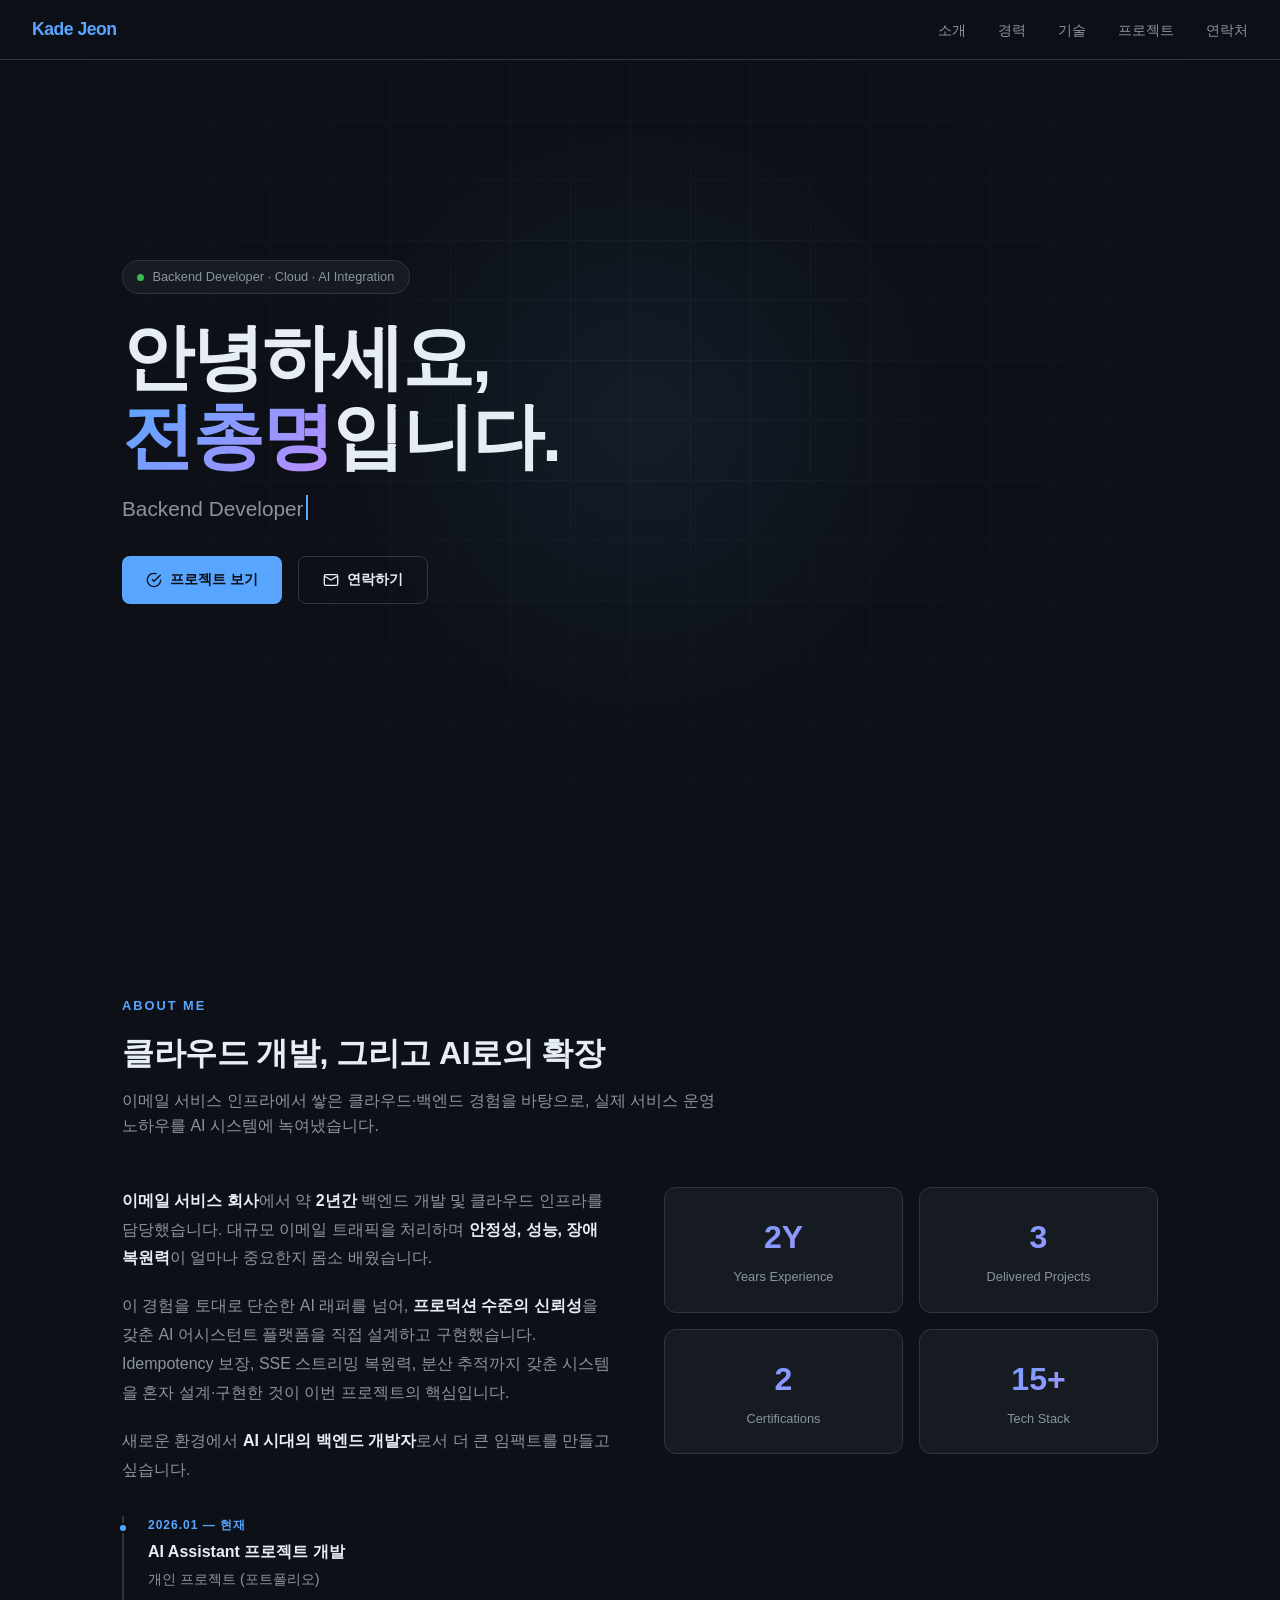
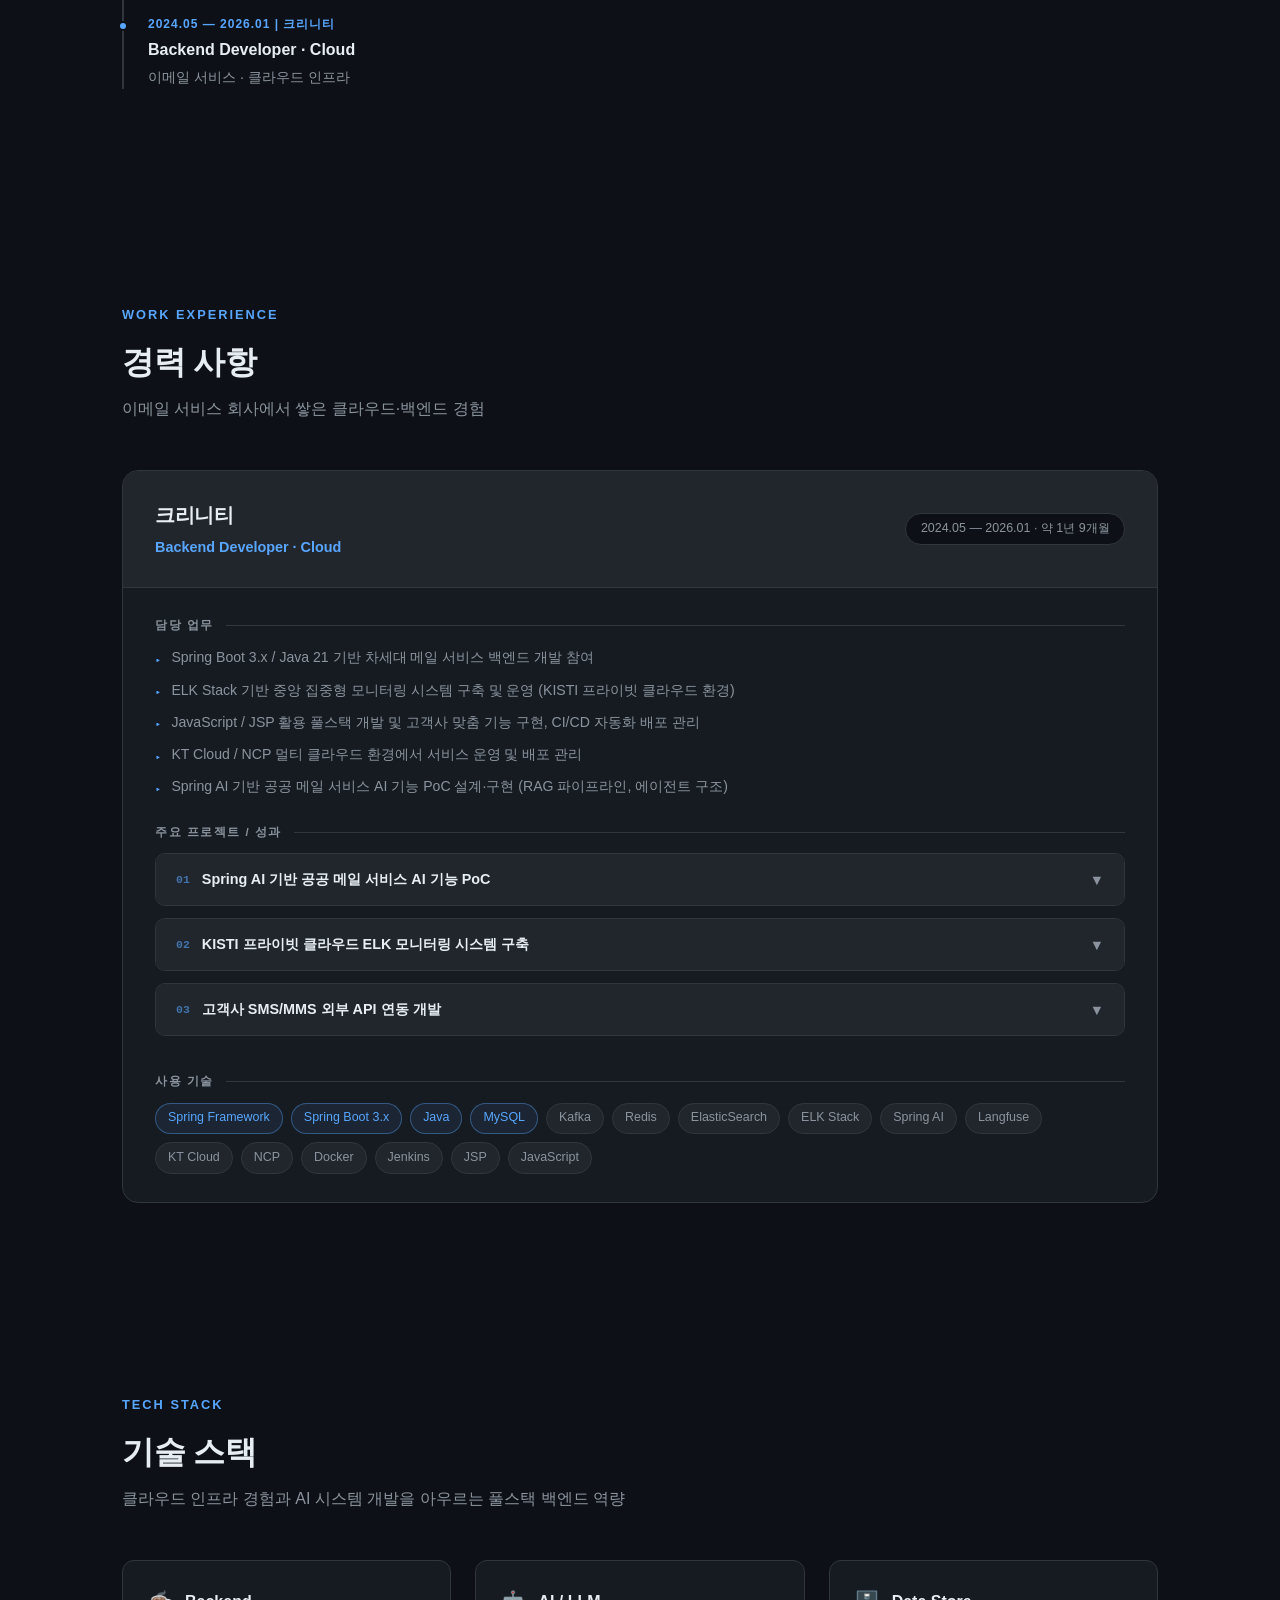
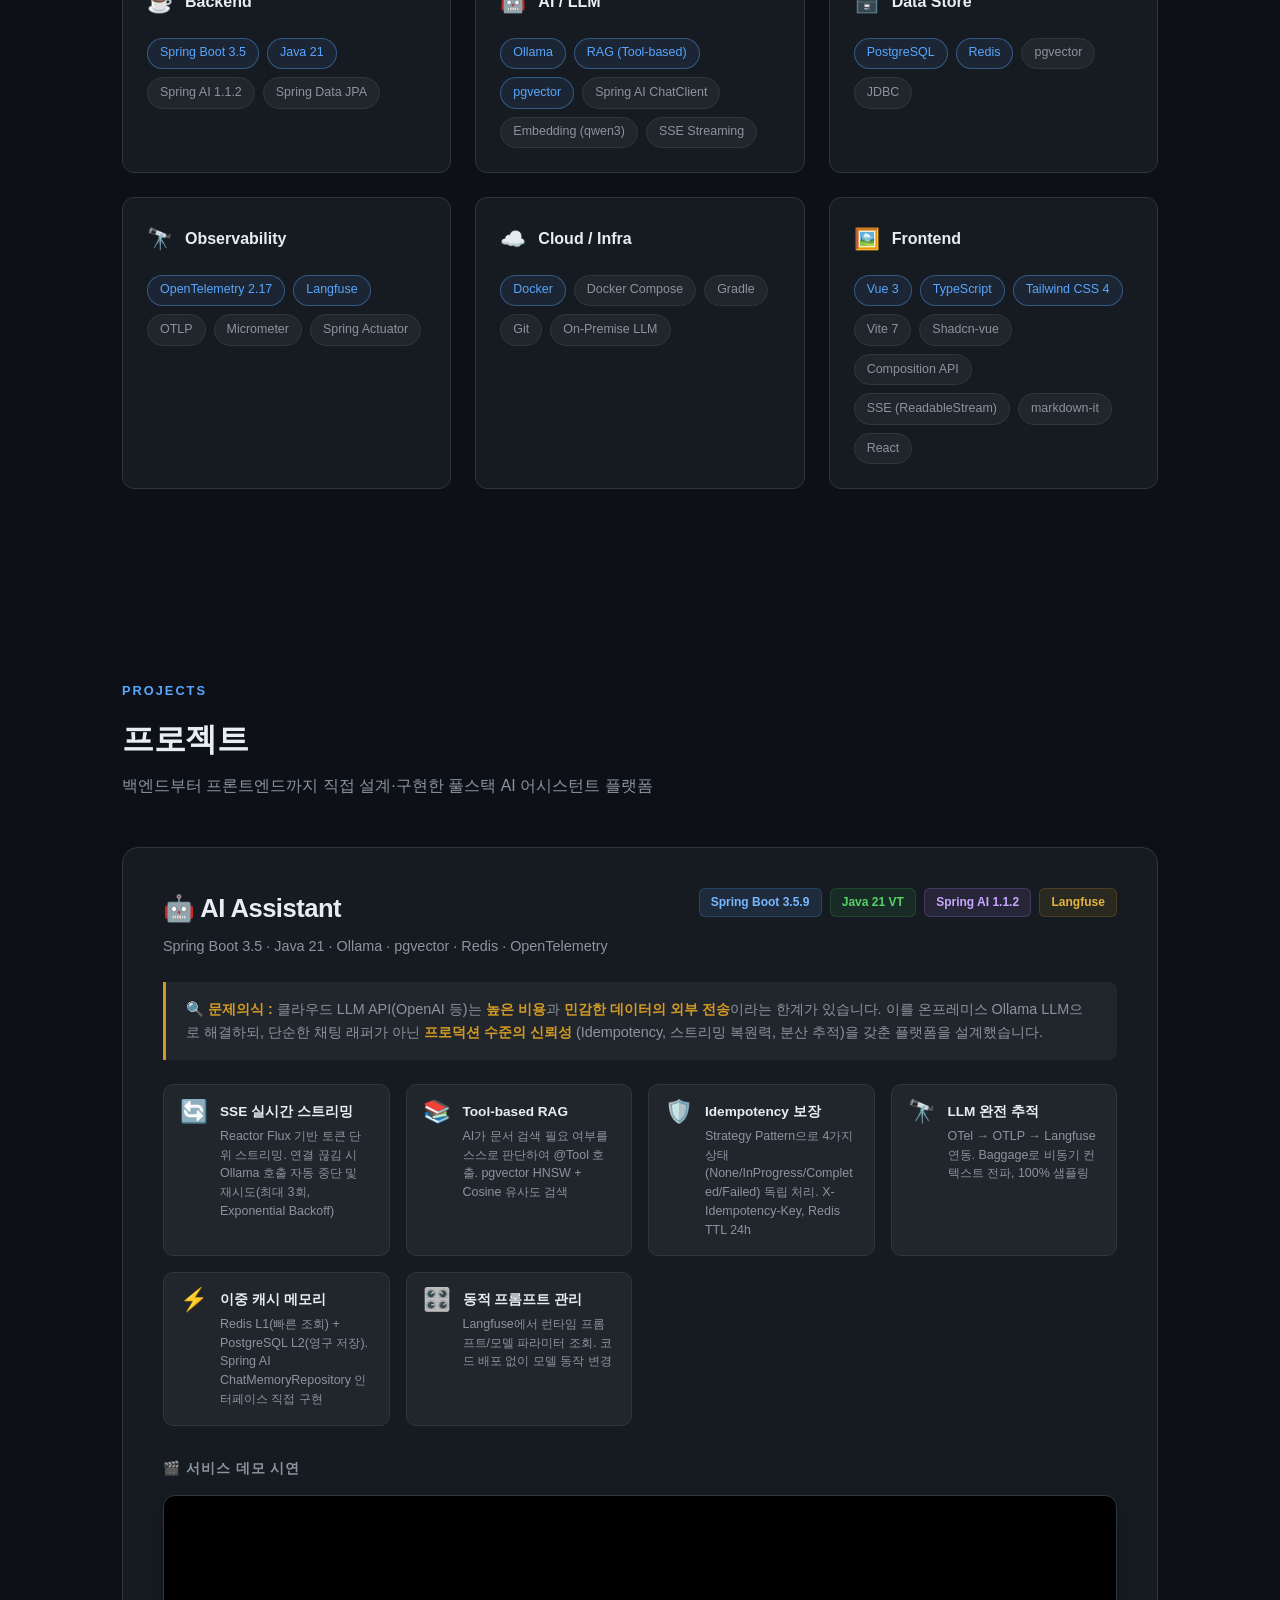
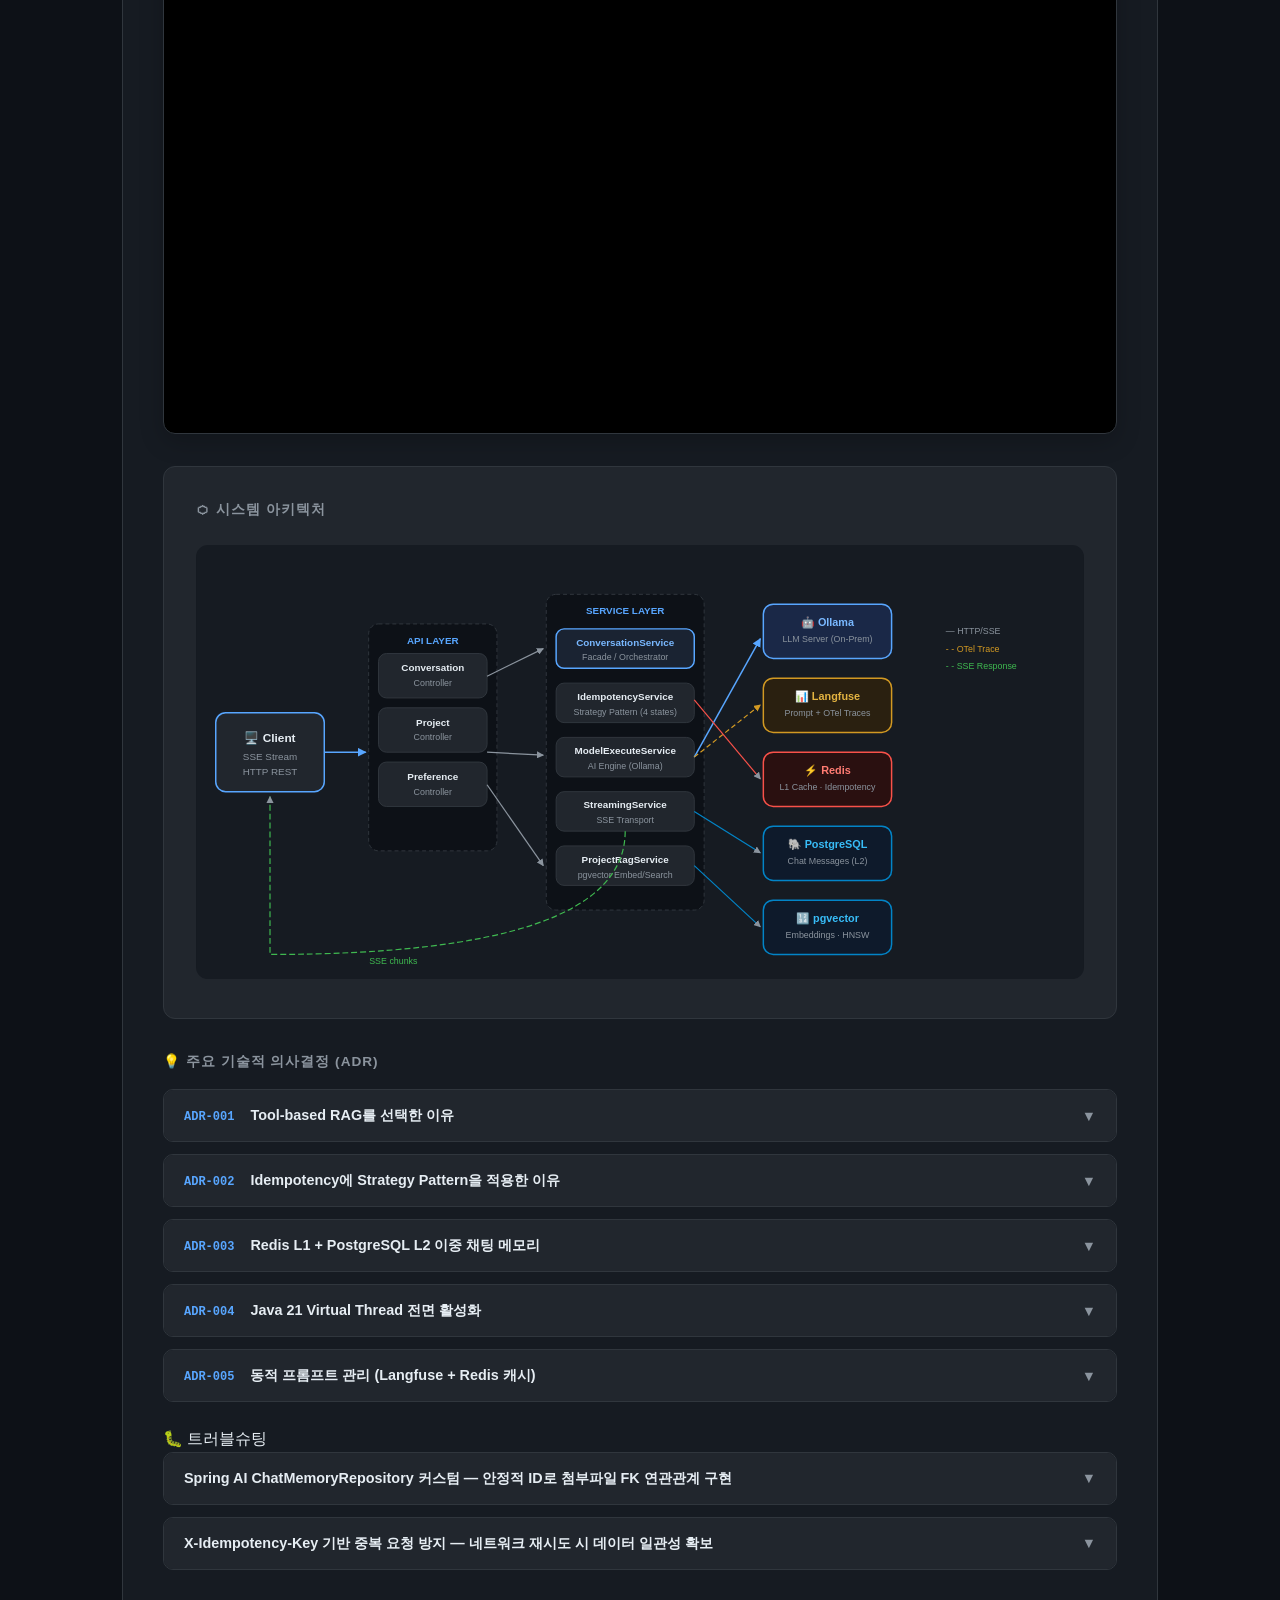
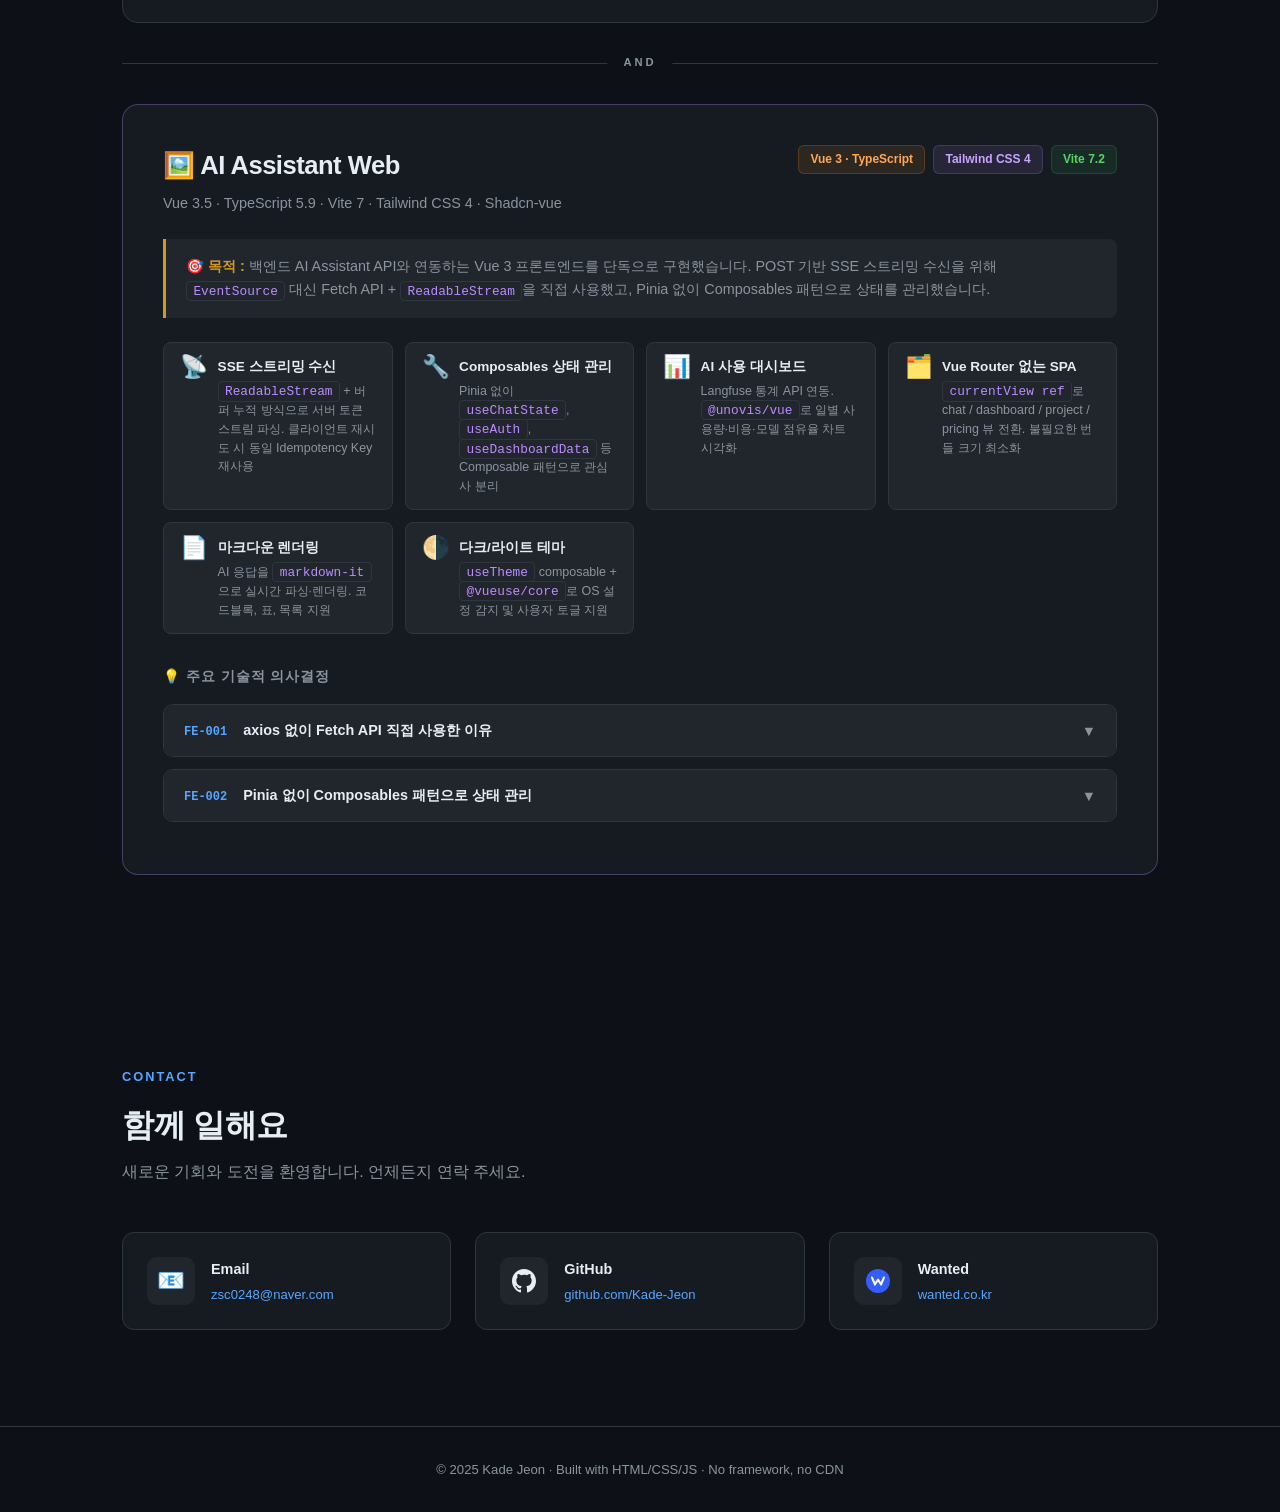
<file: bkup/index.html>
<!doctype html>
<html lang="ko">
  <head>
    <meta charset="UTF-8" />
    <meta name="viewport" content="width=device-width, initial-scale=1.0" />
    <title>전총명 - Backend Developer</title>
    <style>
      /* ===== RESET & BASE ===== */
      *,
      *::before,
      *::after {
        box-sizing: border-box;
        margin: 0;
        padding: 0;
      }

      :root {
        --bg: #0d1117;
        --bg-2: #161b22;
        --bg-3: #21262d;
        --border: #30363d;
        --text: #e6edf3;
        --text-muted: #8b949e;
        --accent: #58a6ff;
        --accent-2: #bc8cff;
        --green: #3fb950;
        --yellow: #d29922;
        --red: #f85149;
        --card-hover: #1c2128;
      }

      html {
        scroll-behavior: smooth;
      }

      body {
        background: var(--bg);
        color: var(--text);
        font-family:
          -apple-system, BlinkMacSystemFont, "Segoe UI", "Noto Sans KR",
          sans-serif;
        line-height: 1.6;
        overflow-x: hidden;
      }

      /* ===== SCROLLBAR ===== */
      ::-webkit-scrollbar {
        width: 6px;
      }
      ::-webkit-scrollbar-track {
        background: var(--bg);
      }
      ::-webkit-scrollbar-thumb {
        background: var(--border);
        border-radius: 3px;
      }

      /* ===== NAV ===== */
      nav {
        position: fixed;
        top: 0;
        left: 0;
        right: 0;
        z-index: 1000;
        display: flex;
        align-items: center;
        justify-content: space-between;
        padding: 0 2rem;
        height: 60px;
        background: rgba(13, 17, 23, 0.85);
        backdrop-filter: blur(12px);
        border-bottom: 1px solid var(--border);
      }

      .nav-logo {
        font-size: 1.1rem;
        font-weight: 700;
        color: var(--accent);
        letter-spacing: -0.5px;
      }

      .nav-links {
        display: flex;
        gap: 2rem;
        list-style: none;
      }

      .nav-links a {
        text-decoration: none;
        color: var(--text-muted);
        font-size: 0.9rem;
        transition: color 0.2s;
      }

      .nav-links a:hover {
        color: var(--text);
      }

      /* ===== SECTIONS ===== */
      section {
        padding: 6rem 2rem;
        max-width: 1100px;
        margin: 0 auto;
      }

      .section-label {
        font-size: 0.8rem;
        font-weight: 600;
        letter-spacing: 2px;
        text-transform: uppercase;
        color: var(--accent);
        margin-bottom: 0.75rem;
      }

      .section-title {
        font-size: 2rem;
        font-weight: 700;
        margin-bottom: 0.5rem;
        letter-spacing: -0.5px;
      }

      .section-desc {
        color: var(--text-muted);
        max-width: 600px;
        margin-bottom: 3rem;
      }

      /* ===== HERO ===== */
      #hero {
        min-height: 100vh;
        display: flex;
        flex-direction: column;
        justify-content: center;
        padding-top: 60px;
        position: relative;
        overflow: hidden;
      }

      .hero-grid-bg {
        position: absolute;
        inset: 0;
        background-image:
          linear-gradient(var(--border) 1px, transparent 1px),
          linear-gradient(90deg, var(--border) 1px, transparent 1px);
        background-size: 60px 60px;
        opacity: 0.25;
        mask-image: radial-gradient(
          ellipse 80% 80% at 50% 40%,
          black,
          transparent
        );
      }

      .hero-glow {
        position: absolute;
        width: 600px;
        height: 600px;
        border-radius: 50%;
        background: radial-gradient(
          circle,
          rgba(88, 166, 255, 0.08) 0%,
          transparent 70%
        );
        top: 50%;
        left: 50%;
        transform: translate(-50%, -55%);
        pointer-events: none;
      }

      .hero-content {
        position: relative;
        z-index: 1;
      }

      .hero-badge {
        display: inline-flex;
        align-items: center;
        gap: 0.5rem;
        padding: 0.35rem 0.9rem;
        border: 1px solid var(--border);
        border-radius: 100px;
        font-size: 0.8rem;
        color: var(--text-muted);
        margin-bottom: 1.5rem;
        background: var(--bg-2);
      }

      .badge-dot {
        width: 7px;
        height: 7px;
        border-radius: 50%;
        background: var(--green);
        animation: pulse 2s infinite;
      }

      @keyframes pulse {
        0%,
        100% {
          opacity: 1;
        }
        50% {
          opacity: 0.4;
        }
      }

      .hero-name {
        font-size: clamp(2.5rem, 6vw, 4.5rem);
        font-weight: 800;
        letter-spacing: -2px;
        line-height: 1.1;
        margin-bottom: 1rem;
      }

      .hero-name .highlight {
        background: linear-gradient(
          135deg,
          var(--accent) 0%,
          var(--accent-2) 100%
        );
        -webkit-background-clip: text;
        -webkit-text-fill-color: transparent;
        background-clip: text;
      }

      .hero-typing {
        font-size: 1.3rem;
        color: var(--text-muted);
        margin-bottom: 2rem;
        height: 2rem;
      }

      .cursor {
        display: inline-block;
        width: 2px;
        height: 1.2em;
        background: var(--accent);
        margin-left: 2px;
        vertical-align: text-bottom;
        animation: blink 1s step-end infinite;
      }

      @keyframes blink {
        0%,
        100% {
          opacity: 1;
        }
        50% {
          opacity: 0;
        }
      }

      .hero-cta {
        display: flex;
        gap: 1rem;
        flex-wrap: wrap;
      }

      .btn {
        display: inline-flex;
        align-items: center;
        gap: 0.5rem;
        padding: 0.7rem 1.5rem;
        border-radius: 8px;
        font-size: 0.9rem;
        font-weight: 600;
        text-decoration: none;
        transition: all 0.2s;
        cursor: pointer;
        border: none;
      }

      .btn-primary {
        background: var(--accent);
        color: #0d1117;
      }

      .btn-primary:hover {
        background: #79b8ff;
        transform: translateY(-1px);
        box-shadow: 0 4px 20px rgba(88, 166, 255, 0.3);
      }

      .btn-secondary {
        background: transparent;
        color: var(--text);
        border: 1px solid var(--border);
      }

      .btn-secondary:hover {
        background: var(--bg-3);
        border-color: var(--text-muted);
        transform: translateY(-1px);
      }

      /* ===== ABOUT ===== */
      .about-grid {
        display: grid;
        grid-template-columns: 1fr 1fr;
        gap: 3rem;
        align-items: start;
      }

      .about-text p {
        color: var(--text-muted);
        margin-bottom: 1.2rem;
        line-height: 1.8;
      }

      .about-text strong {
        color: var(--text);
      }

      .about-stats {
        display: grid;
        grid-template-columns: 1fr 1fr;
        gap: 1rem;
      }

      .stat-card {
        background: var(--bg-2);
        border: 1px solid var(--border);
        border-radius: 12px;
        padding: 1.5rem;
        text-align: center;
        transition:
          border-color 0.2s,
          transform 0.2s;
      }

      .stat-card:hover {
        border-color: var(--accent);
        transform: translateY(-2px);
      }

      .stat-number {
        font-size: 2rem;
        font-weight: 800;
        background: linear-gradient(135deg, var(--accent), var(--accent-2));
        -webkit-background-clip: text;
        -webkit-text-fill-color: transparent;
        background-clip: text;
      }

      .stat-label {
        font-size: 0.8rem;
        color: var(--text-muted);
        margin-top: 0.25rem;
      }

      .timeline {
        margin-top: 2rem;
        border-left: 2px solid var(--border);
        padding-left: 1.5rem;
      }

      .timeline-item {
        position: relative;
        margin-bottom: 1.5rem;
      }

      .timeline-item::before {
        content: "";
        position: absolute;
        left: -1.9rem;
        top: 0.4rem;
        width: 10px;
        height: 10px;
        border-radius: 50%;
        background: var(--accent);
        border: 2px solid var(--bg);
      }

      .timeline-period {
        font-size: 0.75rem;
        color: var(--accent);
        font-weight: 600;
        letter-spacing: 1px;
      }

      .timeline-role {
        font-weight: 700;
        margin: 0.2rem 0;
      }

      .timeline-company {
        font-size: 0.9rem;
        color: var(--text-muted);
      }

      /* ===== SKILLS ===== */
      .skills-grid {
        display: grid;
        grid-template-columns: repeat(auto-fit, minmax(300px, 1fr));
        gap: 1.5rem;
      }

      .skill-category {
        background: var(--bg-2);
        border: 1px solid var(--border);
        border-radius: 12px;
        padding: 1.5rem;
        transition: border-color 0.2s;
      }

      .skill-category:hover {
        border-color: var(--accent);
      }

      .skill-category-title {
        display: flex;
        align-items: center;
        gap: 0.75rem;
        font-weight: 700;
        margin-bottom: 1.2rem;
      }

      .skill-icon {
        font-size: 1.3rem;
      }

      .skill-list {
        display: flex;
        flex-wrap: wrap;
        gap: 0.5rem;
      }

      .skill-tag {
        padding: 0.3rem 0.75rem;
        border-radius: 100px;
        font-size: 0.78rem;
        font-weight: 500;
        border: 1px solid var(--border);
        background: var(--bg-3);
        color: var(--text-muted);
        transition: all 0.2s;
      }

      .skill-tag:hover {
        border-color: var(--accent);
        color: var(--accent);
        background: rgba(88, 166, 255, 0.05);
      }

      .skill-tag.primary {
        border-color: rgba(88, 166, 255, 0.4);
        color: var(--accent);
        background: rgba(88, 166, 255, 0.08);
      }

      /* ===== PROJECTS ===== */
      .project-card {
        background: var(--bg-2);
        border: 1px solid var(--border);
        border-radius: 16px;
        padding: 2.5rem;
        transition:
          border-color 0.3s,
          transform 0.3s;
      }

      .project-card:hover {
        border-color: var(--accent);
        transform: translateY(-3px);
        box-shadow: 0 8px 40px rgba(88, 166, 255, 0.08);
      }

      .project-header {
        display: flex;
        align-items: flex-start;
        justify-content: space-between;
        margin-bottom: 1.5rem;
        flex-wrap: wrap;
        gap: 1rem;
      }

      .project-title-group h3 {
        font-size: 1.6rem;
        font-weight: 800;
        margin-bottom: 0.4rem;
        letter-spacing: -0.5px;
      }

      .project-subtitle {
        font-size: 0.9rem;
        color: var(--text-muted);
      }

      .project-tags {
        display: flex;
        flex-wrap: wrap;
        gap: 0.5rem;
      }

      .tag {
        padding: 0.25rem 0.7rem;
        border-radius: 6px;
        font-size: 0.75rem;
        font-weight: 600;
      }

      .tag-blue {
        background: rgba(88, 166, 255, 0.12);
        color: #79b8ff;
        border: 1px solid rgba(88, 166, 255, 0.2);
      }
      .tag-green {
        background: rgba(63, 185, 80, 0.1);
        color: #56d364;
        border: 1px solid rgba(63, 185, 80, 0.2);
      }
      .tag-purple {
        background: rgba(188, 140, 255, 0.1);
        color: #c9a5ff;
        border: 1px solid rgba(188, 140, 255, 0.2);
      }
      .tag-yellow {
        background: rgba(210, 153, 34, 0.1);
        color: #e3b341;
        border: 1px solid rgba(210, 153, 34, 0.2);
      }

      .project-problem {
        background: var(--bg-3);
        border-left: 3px solid var(--yellow);
        border-radius: 0 8px 8px 0;
        padding: 1rem 1.25rem;
        margin-bottom: 1.5rem;
        font-size: 0.9rem;
        color: var(--text-muted);
      }

      .project-problem strong {
        color: var(--yellow);
      }

      .project-features {
        display: grid;
        grid-template-columns: repeat(auto-fit, minmax(220px, 1fr));
        gap: 1rem;
        margin-bottom: 2rem;
      }

      .feature-item {
        display: flex;
        gap: 0.75rem;
        align-items: flex-start;
        padding: 1rem;
        background: var(--bg-3);
        border-radius: 10px;
        border: 1px solid var(--border);
        transition: border-color 0.2s;
      }

      .feature-item:hover {
        border-color: var(--accent);
      }

      .feature-icon {
        font-size: 1.4rem;
        flex-shrink: 0;
        line-height: 1;
      }

      .feature-title {
        font-size: 0.85rem;
        font-weight: 700;
        margin-bottom: 0.25rem;
      }

      .feature-desc {
        font-size: 0.78rem;
        color: var(--text-muted);
        line-height: 1.5;
        overflow-wrap: break-word;
        word-break: break-word;
      }

      /* ===== ARCHITECTURE SVG ===== */
      .arch-section {
        margin: 2rem 0;
        background: var(--bg-3);
        border: 1px solid var(--border);
        border-radius: 12px;
        padding: 2rem;
      }

      .arch-title {
        font-size: 0.85rem;
        font-weight: 700;
        color: var(--text-muted);
        text-transform: uppercase;
        letter-spacing: 1px;
        margin-bottom: 1.5rem;
      }

      .arch-diagram {
        width: 100%;
        overflow-x: auto;
      }

      /* ===== ACCORDION (ADR) ===== */
      .adr-section {
        margin-top: 2rem;
      }

      .adr-title {
        font-size: 0.85rem;
        font-weight: 700;
        color: var(--text-muted);
        text-transform: uppercase;
        letter-spacing: 1px;
        margin-bottom: 1rem;
      }

      .accordion-item {
        border: 1px solid var(--border);
        border-radius: 10px;
        margin-bottom: 0.75rem;
        overflow: hidden;
        transition: border-color 0.2s;
      }

      .accordion-item.open {
        border-color: var(--accent);
      }

      .accordion-header {
        width: 100%;
        background: var(--bg-3);
        border: none;
        padding: 1rem 1.25rem;
        display: flex;
        align-items: center;
        justify-content: space-between;
        cursor: pointer;
        text-align: left;
        color: var(--text);
        font-size: 0.9rem;
        font-weight: 600;
        transition: background 0.2s;
      }

      .accordion-header:hover {
        background: #2d333b;
      }

      .accordion-header .adr-label {
        font-size: 0.75rem;
        color: var(--accent);
        font-weight: 700;
        margin-right: 0.75rem;
        font-family: monospace;
      }

      .accordion-arrow {
        color: var(--text-muted);
        transition: transform 0.3s;
        flex-shrink: 0;
      }

      .accordion-item.open .accordion-arrow {
        transform: rotate(180deg);
      }

      .accordion-body {
        display: none;
        padding: 1.25rem;
        font-size: 0.88rem;
        color: var(--text-muted);
        line-height: 1.7;
        border-top: 1px solid var(--border);
        background: var(--bg-2);
      }

      .accordion-item.open .accordion-body {
        display: block;
      }

      .adr-grid {
        display: grid;
        grid-template-columns: auto 1fr;
        gap: 0.5rem 1rem;
        margin-bottom: 1rem;
      }

      .adr-key {
        font-weight: 700;
        color: var(--accent);
        font-size: 0.8rem;
      }

      .adr-value {
        color: var(--text-muted);
        font-size: 0.85rem;
        line-height: 1.9;
      }

      .code-inline {
        background: var(--bg-3);
        border: 1px solid var(--border);
        border-radius: 4px;
        padding: 0.1rem 0.4rem;
        font-family: "Fira Code", "Courier New", monospace;
        font-size: 0.8rem;
        color: var(--accent-2);
      }

      /* ===== CONTACT ===== */
      .contact-grid {
        display: grid;
        grid-template-columns: repeat(auto-fit, minmax(240px, 1fr));
        gap: 1.5rem;
      }

      .contact-card {
        background: var(--bg-2);
        border: 1px solid var(--border);
        border-radius: 12px;
        padding: 1.5rem;
        display: flex;
        align-items: center;
        gap: 1rem;
        text-decoration: none;
        color: var(--text);
        transition: all 0.2s;
      }

      .contact-card:hover {
        border-color: var(--accent);
        transform: translateY(-2px);
        box-shadow: 0 4px 20px rgba(88, 166, 255, 0.1);
      }

      .contact-icon {
        width: 48px;
        height: 48px;
        border-radius: 10px;
        background: var(--bg-3);
        display: flex;
        align-items: center;
        justify-content: center;
        font-size: 1.4rem;
        flex-shrink: 0;
      }

      .contact-info-title {
        font-weight: 700;
        font-size: 0.9rem;
      }

      .contact-info-val {
        font-size: 0.82rem;
        color: var(--accent);
        margin-top: 0.15rem;
      }

      /* ===== FOOTER ===== */
      footer {
        text-align: center;
        padding: 2rem;
        border-top: 1px solid var(--border);
        color: var(--text-muted);
        font-size: 0.82rem;
      }

      /* ===== ANIMATIONS ===== */
      .fade-in {
        opacity: 0;
        transform: translateY(24px);
        transition:
          opacity 0.6s ease,
          transform 0.6s ease;
      }

      .fade-in.visible {
        opacity: 1;
        transform: translateY(0);
      }

      /* ===== EXPERIENCE ===== */
      .exp-card {
        background: var(--bg-2);
        border: 1px solid var(--border);
        border-radius: 16px;
        overflow: hidden;
        transition:
          border-color 0.3s,
          transform 0.3s;
      }
      .exp-card:hover {
        border-color: var(--accent);
        transform: translateY(-2px);
      }
      .exp-card + .exp-card {
        margin-top: 1.5rem;
      }

      .exp-header {
        display: flex;
        align-items: flex-start;
        justify-content: space-between;
        gap: 1rem;
        flex-wrap: wrap;
        padding: 1.75rem 2rem;
        border-bottom: 1px solid var(--border);
        background: var(--bg-3);
      }

      .exp-company {
        font-size: 1.25rem;
        font-weight: 800;
        letter-spacing: -0.3px;
      }

      .exp-role {
        font-size: 0.9rem;
        color: var(--accent);
        font-weight: 600;
        margin-top: 0.3rem;
      }

      .exp-period {
        font-size: 0.78rem;
        color: var(--text-muted);
        background: var(--bg);
        border: 1px solid var(--border);
        border-radius: 100px;
        padding: 0.3rem 0.9rem;
        white-space: nowrap;
        align-self: center;
      }

      .exp-body {
        padding: 1.75rem 2rem;
        display: flex;
        flex-direction: column;
        gap: 1.5rem;
      }

      .exp-category-label {
        font-size: 0.72rem;
        font-weight: 700;
        text-transform: uppercase;
        letter-spacing: 1.5px;
        color: var(--text-muted);
        margin-bottom: 0.75rem;
        display: flex;
        align-items: center;
        gap: 0.75rem;
      }
      .exp-category-label::after {
        content: "";
        flex: 1;
        height: 1px;
        background: var(--border);
      }

      .exp-bullets {
        list-style: none;
        display: flex;
        flex-direction: column;
        gap: 0.55rem;
      }

      .exp-li {
        display: flex;
        gap: 0.65rem;
        font-size: 0.88rem;
        color: var(--text-muted);
        line-height: 1.65;
      }
      .exp-li::before {
        content: "▸";
        color: var(--accent);
        font-size: 0.72rem;
        margin-top: 0.28rem;
        flex-shrink: 0;
      }
      .exp-li.highlight {
        color: var(--text);
      }
      .exp-li.highlight::before {
        color: var(--green);
      }
      .exp-placeholder {
        font-style: italic;
        opacity: 0.55;
      }

      .exp-achievement-title {
        display: flex;
        align-items: center;
        gap: 0.75rem;
        flex: 1;
      }

      .achievement-num {
        font-family: "Fira Code", "Courier New", monospace;
        font-size: 0.72rem;
        font-weight: 700;
        color: var(--accent);
        opacity: 0.6;
        flex-shrink: 0;
      }

      .achievement-body {
        display: flex;
        flex-direction: column;
        gap: 0.85rem;
      }

      .achievement-row {
        display: grid;
        grid-template-columns: 52px 1fr;
        gap: 0.75rem;
        align-items: flex-start;
        font-size: 0.87rem;
        line-height: 1.65;
      }

      .achievement-key {
        font-size: 0.7rem;
        font-weight: 700;
        letter-spacing: 0.5px;
        padding: 0.15rem 0.5rem;
        border-radius: 4px;
        text-align: center;
        margin-top: 0.1rem;
        flex-shrink: 0;
      }

      .achievement-key.situation {
        background: rgba(88, 166, 255, 0.12);
        color: #79b8ff;
      }
      .achievement-key.action {
        background: rgba(188, 140, 255, 0.12);
        color: #c9a5ff;
      }
      .achievement-key.result {
        background: rgba(63, 185, 80, 0.12);
        color: #56d364;
      }
      .achievement-key.lesson {
        background: rgba(255, 147, 38, 0.12);
        color: #ffa657;
      }

      /* ===== PROJECT 2 (FRONTEND) ===== */
      .project-card-alt {
        border-color: rgba(188, 140, 255, 0.3);
      }
      .project-card-alt:hover {
        border-color: var(--accent-2);
        box-shadow: 0 8px 40px rgba(188, 140, 255, 0.08);
      }

      .project-divider {
        height: 1px;
        background: var(--border);
        margin: 2.5rem 0;
        position: relative;
      }
      .project-divider::after {
        content: "AND";
        position: absolute;
        top: 50%;
        left: 50%;
        transform: translate(-50%, -50%);
        background: var(--bg);
        padding: 0 1rem;
        font-size: 0.7rem;
        color: var(--text-muted);
        letter-spacing: 3px;
        font-weight: 700;
      }

      .tag-orange {
        background: rgba(255, 147, 38, 0.1);
        color: #ffa657;
        border: 1px solid rgba(255, 147, 38, 0.2);
      }

      .fe-features {
        display: grid;
        grid-template-columns: repeat(auto-fit, minmax(200px, 1fr));
        gap: 0.75rem;
        margin-bottom: 1.5rem;
      }

      .fe-feature-item {
        display: flex;
        gap: 0.6rem;
        align-items: flex-start;
        padding: 0.85rem 1rem;
        background: var(--bg-3);
        border-radius: 8px;
        border: 1px solid var(--border);
      }
      .fe-feature-item:hover {
        border-color: var(--accent-2);
      }

      /* ===== PROJECT VIDEO ===== */
      .project-video-wrapper {
        margin: 2rem 0 0;
      }

      .project-video-title {
        font-size: 0.85rem;
        font-weight: 700;
        color: var(--text-muted);
        text-transform: uppercase;
        letter-spacing: 1px;
        margin-bottom: 1rem;
        display: flex;
        align-items: center;
        gap: 0.5rem;
      }

      .project-video {
        position: relative;
        width: 100%;
        padding-top: 56.25%; /* 16:9 Aspect Ratio */
        border-radius: 12px;
        overflow: hidden;
        border: 1px solid var(--border);
        background: #000;
        box-shadow: 0 8px 24px rgba(0, 0, 0, 0.2);
      }

      .project-video iframe {
        position: absolute;
        top: 0;
        left: 0;
        width: 100%;
        height: 100%;
      }

      /* ===== RESPONSIVE ===== */
      @media (max-width: 768px) {
        .about-grid {
          grid-template-columns: 1fr;
        }
        .exp-header {
          flex-direction: column;
        }
        .nav-links {
          display: none;
        }
        section {
          padding: 4rem 1.25rem;
        }
        .hero-name {
          letter-spacing: -1px;
        }
      }

      /* ===== PRINT / PDF ===== */
      @media print {
        /* 기본 색상 리셋 */
        :root {
          --bg: #ffffff;
          --bg-2: #f6f8fa;
          --bg-3: #eaeef2;
          --border: #d0d7de;
          --text: #1f2328;
          --text-muted: #57606a;
          --accent: #0969da;
          --accent-2: #8250df;
          --green: #1a7f37;
          --yellow: #9a6700;
        }

        body {
          background: #fff;
          color: #1f2328;
          font-size: 11pt;
        }

        /* 숨길 요소 */
        nav,
        .hero-grid-bg,
        .hero-glow,
        .hero-cta,
        .badge-dot,
        .cursor,
        .project-divider::after,
        footer {
          display: none !important;
        }

        /* 섹션 여백 축소 */
        section {
          padding: 1.5rem 0;
          max-width: 100%;
          page-break-inside: avoid;
        }

        #hero {
          min-height: unset;
          padding: 2rem 0 1rem;
        }

        /* 카드 스타일 단순화 */
        .project-card,
        .project-card-alt,
        .exp-card,
        .skill-category,
        .contact-card,
        .stat-card,
        .feature-item,
        .fe-feature-item,
        .accordion-item {
          border: 1px solid #d0d7de !important;
          box-shadow: none !important;
          background: #f6f8fa !important;
          break-inside: avoid;
        }

        /* 아코디언 전부 펼침 */
        .accordion-body {
          display: block !important;
        }

        .accordion-arrow {
          display: none;
        }

        /* 링크 URL 출력 제거 */
        a::after {
          content: none !important;
        }

        /* 배지/태그 테두리 단순화 */
        .skill-tag,
        .tag,
        .hero-badge,
        .exp-period,
        .code-inline {
          border: 1px solid #d0d7de;
          background: #eaeef2 !important;
          color: #1f2328 !important;
          -webkit-text-fill-color: #1f2328 !important;
        }

        /* 그라디언트 텍스트 → 단색 */
        .highlight,
        .stat-number,
        .achievement-num {
          background: none !important;
          -webkit-text-fill-color: #0969da !important;
          color: #0969da !important;
        }

        /* 성과 뱃지 색상 */
        .achievement-key.situation {
          background: #dbeafe !important;
          color: #1d4ed8 !important;
        }
        .achievement-key.action {
          background: #ede9fe !important;
          color: #6d28d9 !important;
        }
        .achievement-key.result {
          background: #dcfce7 !important;
          color: #15803d !important;
        }
        .achievement-key.lesson {
          background: #fff3e0 !important;
          color: #c2410c !important;
        }

        /* 스킬 primary 태그 */
        .skill-tag.primary {
          border-color: #0969da !important;
          color: #0969da !important;
          background: #dbeafe !important;
        }

        /* SVG 아키텍처 다이어그램 크기 조정 */
        .arch-diagram svg {
          max-height: 280px;
        }

        /* 섹션 레이블 */
        .section-label {
          color: #0969da !important;
        }

        /* 페이지 나눔 힌트 */
        #experience,
        #projects {
          page-break-before: always;
        }

        #skills {
          page-break-before: auto;
        }
      }
    </style>
  </head>
  <body>
    <!-- NAV -->
    <nav>
      <div class="nav-logo">Kade Jeon</div>
      <ul class="nav-links">
        <li><a href="#about">소개</a></li>
        <li><a href="#experience">경력</a></li>
        <li><a href="#skills">기술</a></li>
        <li><a href="#projects">프로젝트</a></li>
        <li><a href="#contact">연락처</a></li>
      </ul>
    </nav>

    <!-- HERO -->
    <section id="hero">
      <div class="hero-grid-bg"></div>
      <div class="hero-glow"></div>
      <div class="hero-content">
        <div class="hero-badge">
          <span class="badge-dot"></span>
          Backend Developer · Cloud · AI Integration
        </div>

        <h1 class="hero-name">
          안녕하세요,<br />
          <span class="highlight">전총명</span>입니다.
        </h1>

        <p class="hero-typing">
          <span id="typing-text"></span><span class="cursor"></span>
        </p>

        <div class="hero-cta">
          <a href="#projects" class="btn btn-primary">
            <svg
              width="16"
              height="16"
              viewBox="0 0 24 24"
              fill="none"
              stroke="currentColor"
              stroke-width="2"
            >
              <path d="M22 11.08V12a10 10 0 1 1-5.93-9.14" />
              <polyline points="22 4 12 14.01 9 11.01" />
            </svg>
            프로젝트 보기
          </a>
          <a href="#contact" class="btn btn-secondary">
            <svg
              width="16"
              height="16"
              viewBox="0 0 24 24"
              fill="none"
              stroke="currentColor"
              stroke-width="2"
            >
              <path
                d="M4 4h16c1.1 0 2 .9 2 2v12c0 1.1-.9 2-2 2H4c-1.1 0-2-.9-2-2V6c0-1.1.9-2 2-2z"
              />
              <polyline points="22,6 12,12 2,6" />
            </svg>
            연락하기
          </a>
        </div>
      </div>
    </section>

    <!-- ABOUT -->
    <section id="about">
      <div class="section-label">About Me</div>
      <h2 class="section-title">클라우드 개발, 그리고 AI로의 확장</h2>
      <p class="section-desc">
        이메일 서비스 인프라에서 쌓은 클라우드·백엔드 경험을 바탕으로, 실제
        서비스 운영 노하우를 AI 시스템에 녹여냈습니다.
      </p>

      <div class="about-grid fade-in">
        <div class="about-text">
          <p>
            <strong>이메일 서비스 회사</strong>에서 약
            <strong>2년간</strong> 백엔드 개발 및 클라우드 인프라를
            담당했습니다. 대규모 이메일 트래픽을 처리하며
            <strong>안정성, 성능, 장애 복원력</strong>이 얼마나 중요한지 몸소
            배웠습니다.
          </p>
          <p>
            이 경험을 토대로 단순한 AI 래퍼를 넘어,
            <strong>프로덕션 수준의 신뢰성</strong>을 갖춘 AI 어시스턴트
            플랫폼을 직접 설계하고 구현했습니다. Idempotency 보장, SSE 스트리밍
            복원력, 분산 추적까지 갖춘 시스템을 혼자 설계·구현한 것이 이번
            프로젝트의 핵심입니다.
          </p>
          <p>
            새로운 환경에서 <strong>AI 시대의 백엔드 개발자</strong>로서 더 큰
            임팩트를 만들고 싶습니다.
          </p>

          <div class="timeline">
            <div class="timeline-item">
              <div class="timeline-period">2026.01 — 현재</div>
              <div class="timeline-role">AI Assistant 프로젝트 개발</div>
              <div class="timeline-company">개인 프로젝트 (포트폴리오)</div>
            </div>
            <div class="timeline-item">
              <div class="timeline-period">2024.05 — 2026.01 | 크리니티</div>
              <div class="timeline-role">Backend Developer · Cloud</div>
              <div class="timeline-company">
                이메일 서비스 · 클라우드 인프라
              </div>
            </div>
          </div>
        </div>

        <div>
          <div class="about-stats">
            <div class="stat-card">
              <div class="stat-number">2Y</div>
              <div class="stat-label">Years Experience</div>
            </div>
            <div class="stat-card">
              <div class="stat-number">3</div>
              <div class="stat-label">Delivered Projects</div>
            </div>
            <div class="stat-card">
              <div class="stat-number">2</div>
              <div class="stat-label">Certifications</div>
            </div>
            <div class="stat-card">
              <div class="stat-number">15+</div>
              <div class="stat-label">Tech Stack</div>
            </div>
          </div>
        </div>
      </div>
    </section>

    <!-- EXPERIENCE -->
    <section id="experience">
      <div class="section-label">Work Experience</div>
      <h2 class="section-title">경력 사항</h2>
      <p class="section-desc">
        이메일 서비스 회사에서 쌓은 클라우드·백엔드 경험
      </p>

      <div class="exp-card fade-in">
        <div class="exp-header">
          <div>
            <div class="exp-company">크리니티</div>
            <div class="exp-role">Backend Developer · Cloud</div>
          </div>
          <div class="exp-period">2024.05 — 2026.01 · 약 1년 9개월</div>
        </div>

        <div class="exp-body">
          <!-- 담당 업무 -->
          <div>
            <div class="exp-category-label">담당 업무</div>
            <ul class="exp-bullets">
              <li class="exp-li">
                Spring Boot 3.x / Java 21 기반 차세대 메일 서비스 백엔드 개발
                참여
              </li>
              <li class="exp-li">
                ELK Stack 기반 중앙 집중형 모니터링 시스템 구축 및 운영 (KISTI
                프라이빗 클라우드 환경)
              </li>
              <li class="exp-li">
                JavaScript / JSP 활용 풀스택 개발 및 고객사 맞춤 기능 구현,
                CI/CD 자동화 배포 관리
              </li>
              <li class="exp-li">
                KT Cloud / NCP 멀티 클라우드 환경에서 서비스 운영 및 배포 관리
              </li>
              <li class="exp-li">
                Spring AI 기반 공공 메일 서비스 AI 기능 PoC 설계·구현 (RAG
                파이프라인, 에이전트 구조)
              </li>
            </ul>
          </div>

          <!-- 주요 성과 (아코디언) -->
          <div>
            <div class="exp-category-label">주요 프로젝트 / 성과</div>

            <div class="accordion-item">
              <button class="accordion-header" onclick="toggleAccordion(this)">
                <span class="exp-achievement-title">
                  <span class="achievement-num">01</span>
                  Spring AI 기반 공공 메일 서비스 AI 기능 PoC
                </span>
                <span class="accordion-arrow">▼</span>
              </button>
              <div class="accordion-body">
                <div class="achievement-body">
                  <div class="achievement-row">
                    <span class="achievement-key situation">상황</span>
                    <span
                      >레거시 메일 서비스에는 이미 AI 호출 기능이 있었는데,
                      <code>RestTemplate</code>으로 LLM API를 직접 호출하는
                      방식이었습니다. 시스템 프롬프트·사용자 메시지·컨텍스트가
                      구분 없이 하나의 문자열로 합쳐져 전송되다 보니 AI 응답
                      품질이 낮았고, 프롬프트 엔지니어링을 반복해도 응답 품질이
                      오르지 않았으며 RAG·에이전트 구조로 확장하는 것도
                      구조적으로 불가능한 상태였습니다.</span
                    >
                  </div>
                  <div class="achievement-row">
                    <span class="achievement-key action">행동</span>
                    <span
                      >회사 내 Java/Spring 기술 스택에 대한 선호가 강한 점을
                      감안해, Python 계열 프레임워크(LangChain 등) 대신
                      <strong>Spring AI 도입을 직접 제안</strong>했습니다.
                      Spring AI의 <code>ChatClient</code> 구조로 시스템
                      프롬프트·메시지 역할을 명확히 분리하고, 1차로 메일 본문
                      번역·외국어 메일 작성 기능을 구현했습니다. 동시에 이후 RAG
                      파이프라인, 메일·주소록 도메인 단위 에이전트 구조,
                      Langfuse 기반 Observability로 확장할 수 있도록 아키텍처를
                      설계했습니다. 도입 제안부터 설계·구현까지 대부분을
                      담당했습니다.</span
                    >
                  </div>
                  <div class="achievement-row">
                    <span class="achievement-key result">결과</span>
                    <span
                      >한국지능정보사회진흥원(NIA) 대상 번역·메일 작성 AI 기능
                      베타 운영 도입 (2026.01~). 단일 텍스트로 합쳐 전송하던
                      구조적 한계로 인해
                      <strong
                        >프롬프트 엔지니어링을 반복해도 응답 품질이 오르지 않던
                        문제를 해소</strong
                      >했고, ChatClient 역할 분리 구조 전환 후 응답 일관성이
                      눈에 띄게 향상되었습니다. G-cloud 공공 클라우드 메일의
                      <strong>최초 AI 기능</strong>으로 채택되었고, 이후 RAG
                      기능 추가 확장 요청이 들어왔지만 사전 설계 덕분에 재설계
                      없이 대응 가능한 상태입니다.</span
                    >
                  </div>
                  <div class="achievement-row">
                    <span class="achievement-key lesson">배운 점</span>
                    <span
                      >아무리 프롬프트 엔지니어링을 반복해도 응답 품질이 오르지
                      않는 상황에서, 문제의 원인이 프롬프트 내용이 아니라 구조
                      자체에 있었음을 파악했습니다. 기능을 동작하게 만드는 것과
                      확장 가능하게 설계하는 것은 다른 문제임을 실감했고, 사전에
                      확장을 고려한 설계 덕분에 이후 RAG 기능 추가 요청에 재설계
                      없이 대응할 수 있었습니다. 기능 도입 시 확장 가능성까지
                      함께 설계하는 것이 실질적인 유지보수 비용을 줄인다는 것을
                      이 프로젝트에서 직접 확인했습니다.</span
                    >
                  </div>
                </div>
              </div>
            </div>

            <div class="accordion-item">
              <button class="accordion-header" onclick="toggleAccordion(this)">
                <span class="exp-achievement-title">
                  <span class="achievement-num">02</span>
                  KISTI 프라이빗 클라우드 ELK 모니터링 시스템 구축
                </span>
                <span class="accordion-arrow">▼</span>
              </button>
              <div class="accordion-body">
                <div class="achievement-body">
                  <div class="achievement-row">
                    <span class="achievement-key situation">상황</span>
                    <span
                      >기존에는 Scouter로 일부 메트릭만 확인 가능했고, 로그를
                      보려면 관련 인원이 모든 VM에 root로 접속해 분산된 로그를
                      직접 확인해야 해서 장애 원인 파악이 느리고 보안·운영
                      리스크가 있는 상태였습니다.</span
                    >
                  </div>
                  <div class="achievement-row">
                    <span class="achievement-key action">행동</span>
                    <span
                      >Scouter 대비 로그·트랜잭션·슬로우쿼리까지 한 곳에서 분석
                      가능하도록 Docker 기반 ELK
                      Stack(Elasticsearch·Logstash·Kibana)을 구성하고, Fleet +
                      Elastic Agent로 중앙 수집, Admin/Readonly 권한 분리,
                      Elastic APM으로 Java 메일 서비스의 성능·트랜잭션
                      모니터링을 구성했습니다.</span
                    >
                  </div>
                  <div class="achievement-row">
                    <span class="achievement-key result">결과</span>
                    <span
                      >한국과학기술정보연구원(KISTI) 프라이빗 클라우드에 도입
                      (2025.02~). VM root 접속을 필수 인원으로 제한하고 그 외
                      인원은 Kibana를 통해 로그를 조회하도록 전환해 보안을
                      강화했고, 중앙 집중 조회로 장애·CS 대응 시간을 기존 대비
                      약 30% 수준으로 단축했습니다.<br /><br />
                      또한 Elastic APM 슬로우쿼리 로그에서
                      <strong>수신확인 기능의 메일 조회 SQL</strong>이 반복
                      감지되는 것을 발견했습니다. 보낸 메일 전용 기능임에도 전체
                      메일함 조회 로직을 그대로 재사용해
                      <span class="code-inline">is_spam = 0</span>·<span
                        class="code-inline"
                        >is_deleted = 0</span
                      >
                      조건이 남아 있어도 없어도 결과가 같은 의미 없는 필터로
                      작동하고 있었습니다. 해당 조건을 제거해 쿼리 성능을 개선했고,
                      기존에는 각 서버 로그만 봐서는 발견하지 못했던 병목을 ELK
                      대시보드에서 직접 찾아낼 수 있었습니다.</span
                    >
                  </div>
                  <div class="achievement-row">
                    <span class="achievement-key lesson">배운 점</span>
                    <span
                      >다중 서버를 직접 오가며 로그를 보는 방식의 비효율을
                      체감하고, 도입 근거와 구성안을 직접 정리해 제안했습니다.
                      모니터링 가시성이 생기자 기존에는 누구도 인지하지 못했던
                      슬로우쿼리가 보이기 시작했고, 이를 발견해 직접 개선할 수
                      있었습니다. 문제는 보여야 해결할 수 있다는 것, 그리고
                      불편함에서 끝내지 않고 해결 방향을 제시하는 것이 개발자의
                      역할임을 확인했습니다.</span
                    >
                  </div>
                </div>
              </div>
            </div>

            <div class="accordion-item">
              <button class="accordion-header" onclick="toggleAccordion(this)">
                <span class="exp-achievement-title">
                  <span class="achievement-num">03</span>
                  고객사 SMS/MMS 외부 API 연동 개발
                </span>
                <span class="accordion-arrow">▼</span>
              </button>
              <div class="accordion-body">
                <div class="achievement-body">
                  <div class="achievement-row">
                    <span class="achievement-key situation">상황</span>
                    <span
                      >클라우드 메일 서비스 고객사에서 기존 SMS 기능 외에
                      MMS(이미지 첨부 발송) 기능 추가를 요청했습니다. 기존 SMS
                      로직이 확장을 고려하지 않은 구조여서, 그대로 MMS를 얹으면
                      기존 기능 안정성에 영향을 줄 우려가 있었습니다.</span
                    >
                  </div>
                  <div class="achievement-row">
                    <span class="achievement-key action">행동</span>
                    <span
                      >기존 SMS가 shell curl 기반으로 통신사 API를 호출하고
                      있어, 통신사 최신 API 문서를 기반으로
                      <strong>RestTemplate 방식으로 재구현</strong>했습니다.
                      공통 발송 로직과 타입별 처리 로직을 분리해 재설계하고,
                      통신사 MMS API 연동·이미지 파일 검증·예외 처리를 단독으로
                      담당했습니다. 엑셀 대량 발송 기능을 추가하며, 대량 발송 시
                      통신사 1회 요청 수신자 제한을 고려해 청크 단위로 분할하고,
                      <span class="code-inline">CompletableFuture</span>로 병렬
                      발송 후 전체 결과를 집계해 결과 페이지에 반환하도록
                      구현했습니다.</span
                    >
                  </div>
                  <div class="achievement-row">
                    <span class="achievement-key result">결과</span>
                    <span
                      >한국농수산식품유통공사 운영에 적용되었습니다 (2025.06~).
                      엑셀 기반 대량 발송 도입으로 기존 건별 수동 등록 방식 대비
                      발송 준비 시간이 크게 단축되었고, SMS 단독 운영에서
                      MMS까지 발송 가능한 콘텐츠 유형이 확대되었습니다.</span
                    >
                  </div>
                  <div class="achievement-row">
                    <span class="achievement-key lesson">배운 점</span>
                    <span
                      >shell curl로 작성된 레거시 SMS 코드를 RestTemplate으로
                      재구현하면서, 기존 코드가 왜 그렇게 작성됐는지 파악하는
                      것부터 시작해야 했습니다. 통신사 API의 수신자 제한이라는
                      외부 제약을 설계에 반영해 청크 분할·병렬 처리 구조로
                      대응했고, API 문서가 불충분한 상황에서 직접 문의하며
                      완성한 경험을 통해 스펙 출처·제약·참고 링크를 코드에
                      명시하는 문서화 원칙을 세우게 되었습니다.</span
                    >
                  </div>
                </div>
              </div>
            </div>
          </div>

          <!-- 사용 기술 -->
          <div>
            <div class="exp-category-label">사용 기술</div>
            <div class="skill-list">
              <span class="skill-tag primary">Spring Framework</span>
              <span class="skill-tag primary">Spring Boot 3.x</span>
              <span class="skill-tag primary">Java</span>
              <span class="skill-tag primary">MySQL</span>
              <span class="skill-tag">Kafka</span>
              <span class="skill-tag">Redis</span>
              <span class="skill-tag">ElasticSearch</span>
              <span class="skill-tag">ELK Stack</span>
              <span class="skill-tag">Spring AI</span>
              <span class="skill-tag">Langfuse</span>
              <span class="skill-tag">KT Cloud</span>
              <span class="skill-tag">NCP</span>
              <span class="skill-tag">Docker</span>
              <span class="skill-tag">Jenkins</span>
              <span class="skill-tag">JSP</span>
              <span class="skill-tag">JavaScript</span>
            </div>
          </div>
        </div>
      </div>
    </section>

    <!-- SKILLS -->
    <section id="skills">
      <div class="section-label">Tech Stack</div>
      <h2 class="section-title">기술 스택</h2>
      <p class="section-desc">
        클라우드 인프라 경험과 AI 시스템 개발을 아우르는 풀스택 백엔드 역량
      </p>

      <div class="skills-grid fade-in">
        <div class="skill-category">
          <div class="skill-category-title">
            <span class="skill-icon">☕</span> Backend
          </div>
          <div class="skill-list">
            <span class="skill-tag primary">Spring Boot 3.5</span>
            <span class="skill-tag primary">Java 21</span>
            <span class="skill-tag">Spring AI 1.1.2</span>
            <span class="skill-tag">Spring Data JPA</span>
          </div>
        </div>

        <div class="skill-category">
          <div class="skill-category-title">
            <span class="skill-icon">🤖</span> AI / LLM
          </div>
          <div class="skill-list">
            <span class="skill-tag primary">Ollama</span>
            <span class="skill-tag primary">RAG (Tool-based)</span>
            <span class="skill-tag primary">pgvector</span>
            <span class="skill-tag">Spring AI ChatClient</span>
            <span class="skill-tag">Embedding (qwen3)</span>
            <span class="skill-tag">SSE Streaming</span>
          </div>
        </div>

        <div class="skill-category">
          <div class="skill-category-title">
            <span class="skill-icon">🗄️</span> Data Store
          </div>
          <div class="skill-list">
            <span class="skill-tag primary">PostgreSQL</span>
            <span class="skill-tag primary">Redis</span>
            <span class="skill-tag">pgvector</span>
            <span class="skill-tag">JDBC</span>
          </div>
        </div>

        <div class="skill-category">
          <div class="skill-category-title">
            <span class="skill-icon">🔭</span> Observability
          </div>
          <div class="skill-list">
            <span class="skill-tag primary">OpenTelemetry 2.17</span>
            <span class="skill-tag primary">Langfuse</span>
            <span class="skill-tag">OTLP</span>
            <span class="skill-tag">Micrometer</span>
            <span class="skill-tag">Spring Actuator</span>
          </div>
        </div>

        <div class="skill-category">
          <div class="skill-category-title">
            <span class="skill-icon">☁️</span> Cloud / Infra
          </div>
          <div class="skill-list">
            <span class="skill-tag primary">Docker</span>
            <span class="skill-tag">Docker Compose</span>
            <span class="skill-tag">Gradle</span>
            <span class="skill-tag">Git</span>
            <span class="skill-tag">On-Premise LLM</span>
          </div>
        </div>

        <div class="skill-category">
          <div class="skill-category-title">
            <span class="skill-icon">🖼️</span> Frontend
          </div>
          <div class="skill-list">
            <span class="skill-tag primary">Vue 3</span>
            <span class="skill-tag primary">TypeScript</span>
            <span class="skill-tag primary">Tailwind CSS 4</span>
            <span class="skill-tag">Vite 7</span>
            <span class="skill-tag">Shadcn-vue</span>
            <span class="skill-tag">Composition API</span>
            <span class="skill-tag">SSE (ReadableStream)</span>
            <span class="skill-tag">markdown-it</span>
            <span class="skill-tag">React</span>
          </div>
        </div>
      </div>
    </section>

    <!-- PROJECTS -->
    <section id="projects">
      <div class="section-label">Projects</div>
      <h2 class="section-title">프로젝트</h2>
      <p class="section-desc">
        백엔드부터 프론트엔드까지 직접 설계·구현한 풀스택 AI 어시스턴트 플랫폼
      </p>

      <div class="project-card fade-in">
        <div class="project-header">
          <div class="project-title-group">
            <h3>🤖 AI Assistant</h3>
            <p class="project-subtitle">
              Spring Boot 3.5 · Java 21 · Ollama · pgvector · Redis ·
              OpenTelemetry
            </p>
          </div>
          <div class="project-tags">
            <span class="tag tag-blue">Spring Boot 3.5.9</span>
            <span class="tag tag-green">Java 21 VT</span>
            <span class="tag tag-purple">Spring AI 1.1.2</span>
            <span class="tag tag-yellow">Langfuse</span>
          </div>
        </div>

        <div class="project-problem">
          <strong>🔍 문제의식 :</strong>
          클라우드 LLM API(OpenAI 등)는 <strong>높은 비용</strong>과
          <strong>민감한 데이터의 외부 전송</strong>이라는 한계가 있습니다. 이를
          온프레미스 Ollama LLM으로 해결하되, 단순한 채팅 래퍼가 아닌
          <strong>프로덕션 수준의 신뢰성</strong>
          (Idempotency, 스트리밍 복원력, 분산 추적)을 갖춘 플랫폼을
          설계했습니다.
        </div>

        <div class="project-features">
          <div class="feature-item">
            <div class="feature-icon">🔄</div>
            <div>
              <div class="feature-title">SSE 실시간 스트리밍</div>
              <div class="feature-desc">
                Reactor Flux 기반 토큰 단위 스트리밍. 연결 끊김 시 Ollama 호출
                자동 중단 및 재시도(최대 3회, Exponential Backoff)
              </div>
            </div>
          </div>
          <div class="feature-item">
            <div class="feature-icon">📚</div>
            <div>
              <div class="feature-title">Tool-based RAG</div>
              <div class="feature-desc">
                AI가 문서 검색 필요 여부를 스스로 판단하여 @Tool 호출. pgvector
                HNSW + Cosine 유사도 검색
              </div>
            </div>
          </div>
          <div class="feature-item">
            <div class="feature-icon">🛡️</div>
            <div>
              <div class="feature-title">Idempotency 보장</div>
              <div class="feature-desc">
                Strategy Pattern으로 4가지
                상태(None/InProgress/Completed/Failed) 독립 처리.
                X-Idempotency-Key, Redis TTL 24h
              </div>
            </div>
          </div>
          <div class="feature-item">
            <div class="feature-icon">🔭</div>
            <div>
              <div class="feature-title">LLM 완전 추적</div>
              <div class="feature-desc">
                OTel → OTLP → Langfuse 연동. Baggage로 비동기 컨텍스트 전파,
                100% 샘플링
              </div>
            </div>
          </div>
          <div class="feature-item">
            <div class="feature-icon">⚡</div>
            <div>
              <div class="feature-title">이중 캐시 메모리</div>
              <div class="feature-desc">
                Redis L1(빠른 조회) + PostgreSQL L2(영구 저장). Spring AI
                ChatMemoryRepository 인터페이스 직접 구현
              </div>
            </div>
          </div>
          <div class="feature-item">
            <div class="feature-icon">🎛️</div>
            <div>
              <div class="feature-title">동적 프롬프트 관리</div>
              <div class="feature-desc">
                Langfuse에서 런타임 프롬프트/모델 파라미터 조회. 코드 배포 없이
                모델 동작 변경
              </div>
            </div>
          </div>
        </div>

        <!-- DEMO VIDEO -->
        <div class="project-video-wrapper">
          <div class="project-video-title">
            <span>🎬 서비스 데모 시연</span>
          </div>
          <div class="project-video">
            <iframe
              src="https://www.youtube.com/embed/zCKpgnd4DGY?si=v4rm7bRHtWskAV4a"
              title="AI Assistant Demo"
              frameborder="0"
              loading="lazy"
              allow="
                accelerometer;
                autoplay;
                clipboard-write;
                encrypted-media;
                gyroscope;
                picture-in-picture;
                web-share;
              "
              referrerpolicy="strict-origin-when-cross-origin"
              allowfullscreen
            ></iframe>
          </div>
        </div>

        <!-- ARCHITECTURE DIAGRAM -->
        <div class="arch-section">
          <div class="arch-title">⬡ 시스템 아키텍처</div>
          <div class="arch-diagram">
            <svg
              viewBox="0 0 900 440"
              xmlns="http://www.w3.org/2000/svg"
              style="width: 100%; height: auto; min-width: 600px"
            >
              <defs>
                <marker
                  id="arrow"
                  viewBox="0 0 10 10"
                  refX="9"
                  refY="5"
                  markerWidth="6"
                  markerHeight="6"
                  orient="auto"
                >
                  <path d="M 0 0 L 10 5 L 0 10 z" fill="#58a6ff" />
                </marker>
                <marker
                  id="arrow-muted"
                  viewBox="0 0 10 10"
                  refX="9"
                  refY="5"
                  markerWidth="6"
                  markerHeight="6"
                  orient="auto"
                >
                  <path d="M 0 0 L 10 5 L 0 10 z" fill="#8b949e" />
                </marker>
                <marker
                  id="arrow-yellow"
                  viewBox="0 0 10 10"
                  refX="9"
                  refY="5"
                  markerWidth="6"
                  markerHeight="6"
                  orient="auto"
                >
                  <path d="M 0 0 L 10 5 L 0 10 z" fill="#d29922" />
                </marker>
              </defs>

              <!-- Background -->
              <rect width="900" height="440" fill="#161b22" rx="12" />

              <!-- Client -->
              <rect
                x="20"
                y="170"
                width="110"
                height="80"
                rx="10"
                fill="#21262d"
                stroke="#58a6ff"
                stroke-width="1.5"
              />
              <text
                x="75"
                y="200"
                fill="#e6edf3"
                font-size="12"
                font-weight="700"
                text-anchor="middle"
              >
                🖥️ Client
              </text>
              <text
                x="75"
                y="218"
                fill="#8b949e"
                font-size="10"
                text-anchor="middle"
              >
                SSE Stream
              </text>
              <text
                x="75"
                y="233"
                fill="#8b949e"
                font-size="10"
                text-anchor="middle"
              >
                HTTP REST
              </text>

              <!-- API Layer -->
              <rect
                x="175"
                y="80"
                width="130"
                height="230"
                rx="10"
                fill="#0d1117"
                stroke="#30363d"
                stroke-width="1"
                stroke-dasharray="4,3"
              />
              <text
                x="240"
                y="100"
                fill="#58a6ff"
                font-size="10"
                font-weight="700"
                text-anchor="middle"
              >
                API LAYER
              </text>
              <rect
                x="185"
                y="110"
                width="110"
                height="45"
                rx="8"
                fill="#21262d"
                stroke="#30363d"
                stroke-width="1"
              />
              <text
                x="240"
                y="128"
                fill="#e6edf3"
                font-size="10"
                font-weight="600"
                text-anchor="middle"
              >
                Conversation
              </text>
              <text
                x="240"
                y="143"
                fill="#8b949e"
                font-size="9"
                text-anchor="middle"
              >
                Controller
              </text>
              <rect
                x="185"
                y="165"
                width="110"
                height="45"
                rx="8"
                fill="#21262d"
                stroke="#30363d"
                stroke-width="1"
              />
              <text
                x="240"
                y="183"
                fill="#e6edf3"
                font-size="10"
                font-weight="600"
                text-anchor="middle"
              >
                Project
              </text>
              <text
                x="240"
                y="198"
                fill="#8b949e"
                font-size="9"
                text-anchor="middle"
              >
                Controller
              </text>
              <rect
                x="185"
                y="220"
                width="110"
                height="45"
                rx="8"
                fill="#21262d"
                stroke="#30363d"
                stroke-width="1"
              />
              <text
                x="240"
                y="238"
                fill="#e6edf3"
                font-size="10"
                font-weight="600"
                text-anchor="middle"
              >
                Preference
              </text>
              <text
                x="240"
                y="253"
                fill="#8b949e"
                font-size="9"
                text-anchor="middle"
              >
                Controller
              </text>

              <!-- Service Layer -->
              <rect
                x="355"
                y="50"
                width="160"
                height="320"
                rx="10"
                fill="#0d1117"
                stroke="#30363d"
                stroke-width="1"
                stroke-dasharray="4,3"
              />
              <text
                x="435"
                y="70"
                fill="#58a6ff"
                font-size="10"
                font-weight="700"
                text-anchor="middle"
              >
                SERVICE LAYER
              </text>
              <rect
                x="365"
                y="85"
                width="140"
                height="40"
                rx="8"
                fill="#1a2332"
                stroke="#58a6ff"
                stroke-width="1.5"
              />
              <text
                x="435"
                y="102"
                fill="#79b8ff"
                font-size="10"
                font-weight="700"
                text-anchor="middle"
              >
                ConversationService
              </text>
              <text
                x="435"
                y="117"
                fill="#8b949e"
                font-size="9"
                text-anchor="middle"
              >
                Facade / Orchestrator
              </text>
              <rect
                x="365"
                y="140"
                width="140"
                height="40"
                rx="8"
                fill="#21262d"
                stroke="#30363d"
                stroke-width="1"
              />
              <text
                x="435"
                y="157"
                fill="#e6edf3"
                font-size="10"
                font-weight="600"
                text-anchor="middle"
              >
                IdempotencyService
              </text>
              <text
                x="435"
                y="172"
                fill="#8b949e"
                font-size="9"
                text-anchor="middle"
              >
                Strategy Pattern (4 states)
              </text>
              <rect
                x="365"
                y="195"
                width="140"
                height="40"
                rx="8"
                fill="#21262d"
                stroke="#30363d"
                stroke-width="1"
              />
              <text
                x="435"
                y="212"
                fill="#e6edf3"
                font-size="10"
                font-weight="600"
                text-anchor="middle"
              >
                ModelExecuteService
              </text>
              <text
                x="435"
                y="227"
                fill="#8b949e"
                font-size="9"
                text-anchor="middle"
              >
                AI Engine (Ollama)
              </text>
              <rect
                x="365"
                y="250"
                width="140"
                height="40"
                rx="8"
                fill="#21262d"
                stroke="#30363d"
                stroke-width="1"
              />
              <text
                x="435"
                y="267"
                fill="#e6edf3"
                font-size="10"
                font-weight="600"
                text-anchor="middle"
              >
                StreamingService
              </text>
              <text
                x="435"
                y="282"
                fill="#8b949e"
                font-size="9"
                text-anchor="middle"
              >
                SSE Transport
              </text>
              <rect
                x="365"
                y="305"
                width="140"
                height="40"
                rx="8"
                fill="#21262d"
                stroke="#30363d"
                stroke-width="1"
              />
              <text
                x="435"
                y="322"
                fill="#e6edf3"
                font-size="10"
                font-weight="600"
                text-anchor="middle"
              >
                ProjectRagService
              </text>
              <text
                x="435"
                y="337"
                fill="#8b949e"
                font-size="9"
                text-anchor="middle"
              >
                pgvector Embed/Search
              </text>

              <!-- Infra -->
              <!-- Ollama -->
              <rect
                x="575"
                y="60"
                width="130"
                height="55"
                rx="10"
                fill="#1a2847"
                stroke="#58a6ff"
                stroke-width="1.5"
              />
              <text
                x="640"
                y="82"
                fill="#79b8ff"
                font-size="11"
                font-weight="700"
                text-anchor="middle"
              >
                🤖 Ollama
              </text>
              <text
                x="640"
                y="98"
                fill="#8b949e"
                font-size="9"
                text-anchor="middle"
              >
                LLM Server (On-Prem)
              </text>

              <!-- Langfuse -->
              <rect
                x="575"
                y="135"
                width="130"
                height="55"
                rx="10"
                fill="#2a2010"
                stroke="#d29922"
                stroke-width="1.5"
              />
              <text
                x="640"
                y="157"
                fill="#e3b341"
                font-size="11"
                font-weight="700"
                text-anchor="middle"
              >
                📊 Langfuse
              </text>
              <text
                x="640"
                y="173"
                fill="#8b949e"
                font-size="9"
                text-anchor="middle"
              >
                Prompt + OTel Traces
              </text>

              <!-- Redis -->
              <rect
                x="575"
                y="210"
                width="130"
                height="55"
                rx="10"
                fill="#2a1010"
                stroke="#f85149"
                stroke-width="1.5"
              />
              <text
                x="640"
                y="232"
                fill="#ff7b72"
                font-size="11"
                font-weight="700"
                text-anchor="middle"
              >
                ⚡ Redis
              </text>
              <text
                x="640"
                y="248"
                fill="#8b949e"
                font-size="9"
                text-anchor="middle"
              >
                L1 Cache · Idempotency
              </text>

              <!-- PostgreSQL -->
              <rect
                x="575"
                y="285"
                width="130"
                height="55"
                rx="10"
                fill="#0e1a2b"
                stroke="#0284c7"
                stroke-width="1.5"
              />
              <text
                x="640"
                y="307"
                fill="#38bdf8"
                font-size="11"
                font-weight="700"
                text-anchor="middle"
              >
                🐘 PostgreSQL
              </text>
              <text
                x="640"
                y="323"
                fill="#8b949e"
                font-size="9"
                text-anchor="middle"
              >
                Chat Messages (L2)
              </text>

              <!-- pgvector -->
              <rect
                x="575"
                y="360"
                width="130"
                height="55"
                rx="10"
                fill="#0e1a2b"
                stroke="#0284c7"
                stroke-width="1.5"
              />
              <text
                x="640"
                y="382"
                fill="#38bdf8"
                font-size="11"
                font-weight="700"
                text-anchor="middle"
              >
                🔢 pgvector
              </text>
              <text
                x="640"
                y="398"
                fill="#8b949e"
                font-size="9"
                text-anchor="middle"
              >
                Embeddings · HNSW
              </text>

              <!-- Arrows: Client → API -->
              <line
                x1="130"
                y1="210"
                x2="172"
                y2="210"
                stroke="#58a6ff"
                stroke-width="1.5"
                marker-end="url(#arrow)"
              />

              <!-- Arrows: API → Service -->
              <line
                x1="295"
                y1="133"
                x2="352"
                y2="105"
                stroke="#8b949e"
                stroke-width="1.2"
                marker-end="url(#arrow-muted)"
              />
              <line
                x1="295"
                y1="210"
                x2="352"
                y2="213"
                stroke="#8b949e"
                stroke-width="1.2"
                marker-end="url(#arrow-muted)"
              />
              <line
                x1="295"
                y1="243"
                x2="352"
                y2="325"
                stroke="#8b949e"
                stroke-width="1.2"
                marker-end="url(#arrow-muted)"
              />

              <!-- Service → Ollama -->
              <line
                x1="505"
                y1="215"
                x2="572"
                y2="95"
                stroke="#58a6ff"
                stroke-width="1.5"
                marker-end="url(#arrow)"
              />

              <!-- Service → Langfuse (OTel) -->
              <line
                x1="505"
                y1="215"
                x2="572"
                y2="162"
                stroke="#d29922"
                stroke-width="1.2"
                stroke-dasharray="5,3"
                marker-end="url(#arrow-yellow)"
              />

              <!-- Service → Redis -->
              <line
                x1="505"
                y1="157"
                x2="572"
                y2="237"
                stroke="#f85149"
                stroke-width="1.2"
                marker-end="url(#arrow-muted)"
              />

              <!-- Service → PostgreSQL -->
              <line
                x1="505"
                y1="270"
                x2="572"
                y2="312"
                stroke="#0284c7"
                stroke-width="1.2"
                marker-end="url(#arrow-muted)"
              />

              <!-- Service → pgvector -->
              <line
                x1="505"
                y1="325"
                x2="572"
                y2="387"
                stroke="#0284c7"
                stroke-width="1.2"
                marker-end="url(#arrow-muted)"
              />

              <!-- SSE return arrow -->
              <path
                d="M 435 290 Q 435 415 75 415 Q 75 370 75 255"
                stroke="#3fb950"
                stroke-width="1.2"
                stroke-dasharray="6,3"
                fill="none"
                marker-end="url(#arrow-muted)"
              />
              <text
                x="200"
                y="425"
                fill="#3fb950"
                font-size="9"
                text-anchor="middle"
              >
                SSE chunks
              </text>

              <!-- Legend -->
              <text x="760" y="90" fill="#8b949e" font-size="9">
                — HTTP/SSE
              </text>
              <text x="760" y="108" fill="#d29922" font-size="9">
                - - OTel Trace
              </text>
              <text x="760" y="126" fill="#3fb950" font-size="9">
                - - SSE Response
              </text>
            </svg>
          </div>
        </div>

        <!-- ADR ACCORDION -->
        <div class="adr-section">
          <div class="adr-title">💡 주요 기술적 의사결정 (ADR)</div>

          <div class="accordion-item">
            <button class="accordion-header" onclick="toggleAccordion(this)">
              <span
                ><span class="adr-label">ADR-001</span> Tool-based RAG를 선택한
                이유</span
              >
              <span class="accordion-arrow">▼</span>
            </button>
            <div class="accordion-body">
              <div class="adr-grid">
                <span class="adr-key">맥락</span>
                <span class="adr-value"
                  >RAG 구현 시 전통적인 Pipeline RAG(매 요청마다 벡터 검색 후
                  프롬프트에 무조건 포함)와 Tool-based RAG 중 선택해야
                  했습니다.</span
                >
                <span class="adr-key">결정</span>
                <span class="adr-value"
                  >Spring AI <span class="code-inline">@Tool</span> 어노테이션을
                  활용한 Tool-based RAG 채택. AI 모델이 질문 맥락을 보고 검색
                  도구 호출 여부를 스스로 결정합니다.</span
                >
                <span class="adr-key">근거</span>
                <span class="adr-value"
                  >① 일반 대화에서 불필요한 벡터 검색 감소<br />②
                  <span class="code-inline">AgentToolProvider</span>가 요청별
                  userId+projectId 컨텍스트를 생성자 주입으로 전달 → ThreadLocal
                  없이 Virtual Thread 환경에서 안전한 컨텍스트 격리<br />③
                  <span class="code-inline">PromptType.PROJECT</span>일 때만 RAG
                  툴 활성화로 관심사 분리<br />④ Tool 구조로 에이전트를
                  캡슐화하면 추후 독립 서비스로 분리하여 메일 외 다른
                  도메인(챗봇 등)에도 재사용 가능한 확장성 확보</span
                >
              </div>
            </div>
          </div>

          <div class="accordion-item">
            <button class="accordion-header" onclick="toggleAccordion(this)">
              <span
                ><span class="adr-label">ADR-002</span> Idempotency에 Strategy
                Pattern을 적용한 이유</span
              >
              <span class="accordion-arrow">▼</span>
            </button>
            <div class="accordion-body">
              <div class="adr-grid">
                <span class="adr-key">맥락</span>
                <span class="adr-value"
                  >SSE 스트리밍 환경에서
                  <span class="code-inline">X-Idempotency-Key</span>의
                  상태(없음/진행 중/완료/실패)에 따라 처리 로직이 완전히
                  달라집니다.</span
                >
                <span class="adr-key">결정</span>
                <span class="adr-value"
                  ><span class="code-inline">IdempotencyStateHandler</span>
                  인터페이스 + 4가지 구현체:
                  <span class="code-inline">NoStateHandler</span>,
                  <span class="code-inline">InProgressStateHandler</span>,
                  <span class="code-inline">CompletedStateHandler</span>,
                  <span class="code-inline">FailedStateHandler</span></span
                >
                <span class="adr-key">근거</span>
                <span class="adr-value"
                  >① 각 상태 처리 로직을 독립 클래스로 캡슐화 → SRP<br />② 새
                  상태 추가 시 기존 코드 수정 없이 구현체 추가 → OCP<br />③
                  <span class="code-inline"
                    >StreamingIdempotencyCoordinator</span
                  >가 상태 판별 후 핸들러에 위임하는 구조로 관심사 분리</span
                >
              </div>
            </div>
          </div>

          <div class="accordion-item">
            <button class="accordion-header" onclick="toggleAccordion(this)">
              <span
                ><span class="adr-label">ADR-003</span> Redis L1 + PostgreSQL L2
                이중 채팅 메모리</span
              >
              <span class="accordion-arrow">▼</span>
            </button>
            <div class="accordion-body">
              <div class="adr-grid">
                <span class="adr-key">맥락</span>
                <span class="adr-value"
                  >매 AI 요청마다 이전 대화 20개를 조회해야 합니다. DB만
                  사용하면 지연이 발생하고, Redis만 사용하면 서버 재시작 시 대화
                  맥락이 소실됩니다.</span
                >
                <span class="adr-key">결정</span>
                <span class="adr-value"
                  >Redis를 L1 캐시(<span class="code-inline"
                    >RedisChatMemory</span
                  >), PostgreSQL을 L2 영구 저장소(<span class="code-inline"
                    >CustomChatMemoryRepository</span
                  >)로 사용하는 이중 레이어 구조</span
                >
                <span class="adr-key">근거</span>
                <span class="adr-value"
                  >① 응답 지연 최소화 + 데이터 내구성 동시 확보<br />② Spring AI
                  <span class="code-inline">ChatMemoryRepository</span>
                  인터페이스 직접 구현으로 중복 메시지 방지 로직 포함<br />③
                  <span class="code-inline"
                    >JdbcChatMemoryRepositoryAutoConfiguration</span
                  >
                  제외 후 커스텀 구현체 사용</span
                >
              </div>
            </div>
          </div>

          <div class="accordion-item">
            <button class="accordion-header" onclick="toggleAccordion(this)">
              <span
                ><span class="adr-label">ADR-004</span> Java 21 Virtual Thread
                전면 활성화</span
              >
              <span class="accordion-arrow">▼</span>
            </button>
            <div class="accordion-body">
              <div class="adr-grid">
                <span class="adr-key">맥락</span>
                <span class="adr-value"
                  >SSE 스트리밍으로 다수의 동시 연결이 발생하며, 각 연결은
                  Ollama 응답을 기다리는 I/O 블로킹 작업을 포함합니다.</span
                >
                <span class="adr-key">결정</span>
                <span class="adr-value"
                  >Java 21 Virtual Thread 전면 활성화 (<span class="code-inline"
                    >spring.threads.virtual.enabled: true</span
                  >) + SSE 전용 Scheduler 분리</span
                >
                <span class="adr-key">근거</span>
                <span class="adr-value"
                  >① 기존 플랫폼 스레드 풀은 스레드 수 제한으로 동시 SSE 연결에
                  병목<br />② Virtual Thread는 I/O 블로킹 시 캐리어 스레드를
                  해제 → 수천 개 동시 연결 처리 가능<br />③
                  <span class="code-inline">SseStreamingConfig</span>로 SSE
                  I/O를 메인 스레드와 분리</span
                >
              </div>
            </div>
          </div>

          <div class="accordion-item">
            <button class="accordion-header" onclick="toggleAccordion(this)">
              <span
                ><span class="adr-label">ADR-005</span> 동적 프롬프트 관리
                (Langfuse + Redis 캐시)</span
              >
              <span class="accordion-arrow">▼</span>
            </button>
            <div class="accordion-body">
              <div class="adr-grid">
                <span class="adr-key">맥락</span>
                <span class="adr-value"
                  >AI 모델의 동작(프롬프트, temperature, topK 등)을 변경할
                  때마다 코드 배포가 필요하면 운영 유연성이 낮습니다.</span
                >
                <span class="adr-key">결정</span>
                <span class="adr-value"
                  >Langfuse에 프롬프트 템플릿과 모델 파라미터를 저장 → 런타임에
                  API 조회 → Redis 1시간 TTL 캐시로 성능 최적화</span
                >
                <span class="adr-key">근거</span>
                <span class="adr-value"
                  >① 코드 배포 없이 temperature, topK, topP, 시스템 프롬프트
                  즉시 변경 가능<br />②
                  <span class="code-inline">LangfuseClient</span>에 5xx
                  재시도(최대 3회, delay 2초) 내장<br />③
                  <span class="code-inline">LangfusePromptTemplate</span>에 모델
                  파라미터까지 포함 → 프롬프트와 모델 설정 일원화 관리</span
                >
              </div>
            </div>
          </div>
        </div>

        <!-- TROUBLESHOOTING -->
        <div class="tech-decisions" style="margin-top: 1.5rem">
          <div class="td-title">🐛 트러블슈팅</div>
          <div class="accordion-item">
            <button class="accordion-header" onclick="toggleAccordion(this)">
              <span
                >Spring AI ChatMemoryRepository 커스텀 — 안정적 ID로 첨부파일 FK
                연관관계 구현</span
              >
              <span class="accordion-arrow">▼</span>
            </button>
            <div class="accordion-body">
              <div class="adr-grid">
                <span class="adr-key">문제</span>
                <span class="adr-value"
                  >Spring AI 기본
                  <span class="code-inline">JdbcChatMemoryRepository</span>는
                  메시지 저장 시 기존 대화 전체를
                  <strong>삭제 후 재삽입</strong>하는 방식으로 동작합니다.
                  요청마다
                  <span class="code-inline">CHAT_MESSAGE</span> 테이블의 레코드
                  ID가 재생성되어, 첨부파일 정보를 저장하는
                  <span class="code-inline">CHAT_ATTACHMENT</span>와 FK
                  연관관계를 맺는 것이 불가능했습니다.</span
                >
                <span class="adr-key">해결</span>
                <span class="adr-value"
                  ><span class="code-inline">ChatMemoryRepository</span>
                  인터페이스를 직접 구현한
                  <span class="code-inline">CustomChatMemoryRepository</span>를
                  작성하여 기본 자동 구성(<span class="code-inline"
                    >JdbcChatMemoryRepositoryAutoConfiguration</span
                  >)을 비활성화하고 교체했습니다.<br /><br /><span
                    class="code-inline"
                    >saveAll()</span
                  >을
                  <strong
                    >전체 교체(delete + insert) → 추가(append-only)</strong
                  >
                  방식으로 재정의. 저장 전
                  <span class="code-inline">type + content</span> 기준으로
                  중복을 검사해 신규 메시지만 INSERT하고,
                  <span class="code-inline">ChatMessageEntity</span> 생성 시
                  <span class="code-inline">UUID.randomUUID()</span>로 ID를 최초
                  1회만 할당하여 이후 변경되지 않는 구조를 만들었습니다.</span
                >
                <span class="adr-key">결과</span>
                <span class="adr-value"
                  ><span class="code-inline">CHAT_MESSAGE</span> ID가 안정적으로
                  유지되어 <span class="code-inline">CHAT_ATTACHMENT</span>와의
                  FK 연관관계 및 JPA
                  <span class="code-inline">@OneToMany</span> 매핑이 정상 동작.
                  프레임워크의 자동 구성보다 인터페이스 직접 구현이 도메인
                  요구사항을 더 정밀하게 제어할 수 있음을 확인. OCP 원칙에 따라
                  기존 코드 수정 없이 구현체 교체만으로 문제 해결.</span
                >
              </div>
            </div>
          </div>

          <div class="accordion-item">
            <button class="accordion-header" onclick="toggleAccordion(this)">
              <span
                >X-Idempotency-Key 기반 중복 요청 방지 — 네트워크 재시도 시
                데이터 일관성 확보</span
              >
              <span class="accordion-arrow">▼</span>
            </button>
            <div class="accordion-body">
              <div class="adr-grid">
                <span class="adr-key">문제</span>
                <span class="adr-value"
                  >SSE 스트리밍 환경은 네트워크 연결이 불안정할 수 있습니다.
                  클라이언트가 재시도를 수행할 때, 서버에서 별도의 처리가 없으면
                  <strong>동일한 사용자 메시지가 DB에 중복 저장</strong>되고,
                  고비용의 <strong>AI 모델 호출이 중복 발생</strong>하여 자원이
                  낭비되는 문제가 있었습니다.</span
                >
                <span class="adr-key">해결</span>
                <span class="adr-value"
                  ><span class="code-inline">X-Idempotency-Key</span>를 도입하고
                  Redis를 활용해 요청 상태(<span class="code-inline"
                    >IN_PROGRESS</span
                  >, <span class="code-inline">COMPLETED</span>,
                  <span class="code-inline">FAILED</span>)를 관리하는 로직을
                  구현했습니다.<br /><br />재시도 요청 시 상태가
                  <span class="code-inline">FAILED</span>라면, 기존에 할당된
                  <span class="code-inline">conversationId</span>와
                  <span class="code-inline">userMessageId</span>를 조회하여
                  재사용합니다. 이를 통해
                  <strong>사용자 메시지 저장 로직을 스킵</strong>하고 AI 모델
                  호출만 다시 수행하도록 설계했습니다.</span
                >
                <span class="adr-key">결과</span>
                <span class="adr-value"
                  >네트워크 장애로 인한 재시도 상황에서도 DB 데이터의 무결성을
                  100% 보장하게 되었습니다. 또한 불필요한 중복 AI 추론을
                  방지하여 서버 리소스를 최적화하고, 사용자에게는 끊김 없는 대화
                  경험을 제공할 수 있게 되었습니다.</span
                >
              </div>
            </div>
          </div>
        </div>
      </div>

      <!-- DIVIDER -->
      <div class="project-divider"></div>

      <!-- FRONTEND PROJECT CARD -->
      <div class="project-card project-card-alt fade-in">
        <div class="project-header">
          <div class="project-title-group">
            <h3>🖼️ AI Assistant Web</h3>
            <p class="project-subtitle">
              Vue 3.5 · TypeScript 5.9 · Vite 7 · Tailwind CSS 4 · Shadcn-vue
            </p>
          </div>
          <div class="project-tags">
            <span class="tag tag-orange">Vue 3 · TypeScript</span>
            <span class="tag tag-purple">Tailwind CSS 4</span>
            <span class="tag tag-green">Vite 7.2</span>
          </div>
        </div>

        <div class="project-problem">
          <strong>🎯 목적 :</strong>
          백엔드 AI Assistant API와 연동하는 Vue 3 프론트엔드를 단독으로
          구현했습니다. POST 기반 SSE 스트리밍 수신을 위해
          <span class="code-inline">EventSource</span> 대신 Fetch API +
          <span class="code-inline">ReadableStream</span>을 직접 사용했고, Pinia
          없이 Composables 패턴으로 상태를 관리했습니다.
        </div>

        <div class="fe-features">
          <div class="fe-feature-item">
            <div class="feature-icon">📡</div>
            <div>
              <div class="feature-title">SSE 스트리밍 수신</div>
              <div class="feature-desc">
                <span class="code-inline">ReadableStream</span> + 버퍼 누적
                방식으로 서버 토큰 스트림 파싱. 클라이언트 재시도 시 동일
                Idempotency Key 재사용
              </div>
            </div>
          </div>
          <div class="fe-feature-item">
            <div class="feature-icon">🔧</div>
            <div>
              <div class="feature-title">Composables 상태 관리</div>
              <div class="feature-desc">
                Pinia 없이 <span class="code-inline">useChatState</span>,
                <span class="code-inline">useAuth</span>,
                <span class="code-inline">useDashboardData</span> 등 Composable
                패턴으로 관심사 분리
              </div>
            </div>
          </div>
          <div class="fe-feature-item">
            <div class="feature-icon">📊</div>
            <div>
              <div class="feature-title">AI 사용 대시보드</div>
              <div class="feature-desc">
                Langfuse 통계 API 연동.
                <span class="code-inline">@unovis/vue</span>로 일별
                사용량·비용·모델 점유율 차트 시각화
              </div>
            </div>
          </div>
          <div class="fe-feature-item">
            <div class="feature-icon">🗂️</div>
            <div>
              <div class="feature-title">Vue Router 없는 SPA</div>
              <div class="feature-desc">
                <span class="code-inline">currentView ref</span>로 chat /
                dashboard / project / pricing 뷰 전환. 불필요한 번들 크기 최소화
              </div>
            </div>
          </div>
          <div class="fe-feature-item">
            <div class="feature-icon">📄</div>
            <div>
              <div class="feature-title">마크다운 렌더링</div>
              <div class="feature-desc">
                AI 응답을 <span class="code-inline">markdown-it</span>으로
                실시간 파싱·렌더링. 코드블록, 표, 목록 지원
              </div>
            </div>
          </div>
          <div class="fe-feature-item">
            <div class="feature-icon">🌗</div>
            <div>
              <div class="feature-title">다크/라이트 테마</div>
              <div class="feature-desc">
                <span class="code-inline">useTheme</span> composable +
                <span class="code-inline">@vueuse/core</span>로 OS 설정 감지 및
                사용자 토글 지원
              </div>
            </div>
          </div>
        </div>

        <!-- Tech decisions -->
        <div class="adr-section">
          <div class="adr-title">💡 주요 기술적 의사결정</div>

          <div class="accordion-item">
            <button class="accordion-header" onclick="toggleAccordion(this)">
              <span
                ><span class="adr-label">FE-001</span> axios 없이 Fetch API 직접
                사용한 이유</span
              >
              <span class="accordion-arrow">▼</span>
            </button>
            <div class="accordion-body">
              <div class="adr-grid">
                <span class="adr-key">결정</span>
                <span class="adr-value"
                  >모든 API 호출을
                  <span class="code-inline">useApi.ts</span> 단일 진입점으로
                  집중, 내부에서 Fetch API 직접 사용</span
                >
                <span class="adr-key">근거</span>
                <span class="adr-value">
                  ① <strong>EventSource 사용 불가</strong> — 브라우저 내장 SSE
                  클라이언트인 <span class="code-inline">EventSource</span>는
                  GET 요청만 지원합니다. 이 프로젝트는
                  <span class="code-inline">/api/v1/ai/conv</span>에 POST로
                  메시지를 전송하면서 SSE 스트림을 응답으로 받는 구조라 사용이
                  불가능했습니다.<br /><br />
                  ② <strong>axios의 브라우저 스트리밍 한계</strong> — axios는
                  브라우저 환경에서 내부적으로 XHR을 사용하는데, XHR은
                  <span class="code-inline">response.body.getReader()</span>를
                  지원하지 않습니다. XHR의
                  <span class="code-inline">onDownloadProgress</span>로 일부
                  구현이 가능하긴 하지만 SSE 청크 단위 파싱에는 훨씬 번거롭고
                  불안정합니다.<br /><br />
                  ③ <strong>fetch + ReadableStream이 표준 방식</strong> — POST
                  기반 SSE 구현은
                  <span class="code-inline"
                    >fetch → response.body.getReader() → reader.read()</span
                  >
                  루프가 현재 브라우저 표준입니다.
                  <span class="code-inline">conversation_created</span>,
                  <span class="code-inline">stream_complete</span>,
                  <span class="code-inline">error</span> 등 커스텀 SSE 이벤트를
                  버퍼로 파싱하는 것도 이 방식으로만 가능합니다.
                </span>
              </div>
            </div>
          </div>

          <div class="accordion-item">
            <button class="accordion-header" onclick="toggleAccordion(this)">
              <span
                ><span class="adr-label">FE-002</span> Pinia 없이 Composables
                패턴으로 상태 관리</span
              >
              <span class="accordion-arrow">▼</span>
            </button>
            <div class="accordion-body">
              <div class="adr-grid">
                <span class="adr-key">결정</span>
                <span class="adr-value"
                  >전역 스토어 없이 Vue 3 Composition API의
                  <span class="code-inline">ref</span> /
                  <span class="code-inline">computed</span>를 Composable
                  패턴으로 조합해 상태 관리</span
                >
                <span class="adr-key">근거</span>
                <span class="adr-value">
                  ①
                  <strong>useChatState 호출부가 ChatPage.vue 단 하나</strong> —
                  <span class="code-inline">ref()</span>는 호출마다 새
                  인스턴스를 생성하므로, 한 곳에서만 호출하고 자식 컴포넌트에
                  props로 내려주는 구조라면 전역 공유가 불필요합니다.<br /><br />
                  ② <strong>라우트 간 공유 상태 없음</strong> — 각 페이지가
                  독립적으로 동작하며, 범용적인
                  <span class="code-inline">useAuth</span> ·
                  <span class="code-inline">useTheme</span> 정도만
                  <span class="code-inline">App.vue</span>에서 사용합니다.
                  Pinia가 필요한 순간은 "두 컴포넌트가 공통 부모 없이 같은
                  상태를 공유해야 할 때"인데 그 상황이 발생하지 않았습니다.<br /><br />
                  ③ <strong>onMounted 패턴과 Pinia의 구조적 불일치</strong> —
                  <span class="code-inline">useChatState</span> 내부에서
                  <span class="code-inline">onMounted</span>를 직접 호출하고
                  있습니다. Pinia 스토어는 컴포넌트 라이프사이클 훅을 사용할 수
                  없어 이 패턴 자체가 Pinia와 맞지 않습니다.
                </span>
              </div>
            </div>
          </div>
        </div>
      </div>
    </section>

    <!-- CONTACT -->
    <section id="contact">
      <div class="section-label">Contact</div>
      <h2 class="section-title">함께 일해요</h2>
      <p class="section-desc">
        새로운 기회와 도전을 환영합니다. 언제든지 연락 주세요.
      </p>

      <div class="contact-grid fade-in">
        <a href="mailto:[zsc0248@naver.com]" class="contact-card">
          <div class="contact-icon">📧</div>
          <div>
            <div class="contact-info-title">Email</div>
            <div class="contact-info-val">zsc0248@naver.com</div>
          </div>
        </a>
        <a
          href="https://github.com/Kade-Jeon?tab=repositories"
          target="_blank"
          class="contact-card"
        >
          <div class="contact-icon">
            <svg width="24" height="24" viewBox="0 0 24 24" fill="#e6edf3">
              <path
                d="M12 0C5.374 0 0 5.373 0 12c0 5.302 3.438 9.8 8.207 11.387.599.111.793-.261.793-.577v-2.234c-3.338.726-4.033-1.416-4.033-1.416-.546-1.387-1.333-1.756-1.333-1.756-1.089-.745.083-.729.083-.729 1.205.084 1.839 1.237 1.839 1.237 1.07 1.834 2.807 1.304 3.492.997.107-.775.418-1.305.762-1.604-2.665-.305-5.467-1.334-5.467-5.931 0-1.311.469-2.381 1.236-3.221-.124-.303-.535-1.524.117-3.176 0 0 1.008-.322 3.301 1.23A11.509 11.509 0 0 1 12 5.803c1.02.005 2.047.138 3.006.404 2.291-1.552 3.297-1.23 3.297-1.23.653 1.653.242 2.874.118 3.176.77.84 1.235 1.911 1.235 3.221 0 4.609-2.807 5.624-5.479 5.921.43.372.823 1.102.823 2.222v3.293c0 .319.192.694.801.576C20.566 21.797 24 17.3 24 12c0-6.627-5.373-12-12-12z"
              />
            </svg>
          </div>
          <div>
            <div class="contact-info-title">GitHub</div>
            <div class="contact-info-val">github.com/Kade-Jeon</div>
          </div>
        </a>
        <a
          href="https://social.wanted.co.kr/community/profile/W3xZKZKhwie8uLweYuCGLP?utm_source=wanted&utm_medium=share"
          target="_blank"
          class="contact-card"
        >
          <div class="contact-icon">
            <svg
              width="24"
              height="24"
              viewBox="0 0 24 24"
              fill="none"
              xmlns="http://www.w3.org/2000/svg"
            >
              <circle cx="12" cy="12" r="12" fill="#355DF9" />
              <path
                d="M6 8.5L9 15.5L12 10.5L15 15.5L18 8.5"
                stroke="white"
                stroke-width="2"
                stroke-linecap="round"
                stroke-linejoin="round"
              />
            </svg>
          </div>
          <div>
            <div class="contact-info-title">Wanted</div>
            <div class="contact-info-val">wanted.co.kr</div>
          </div>
        </a>
      </div>
    </section>

    <footer>
      <p>© 2025 Kade Jeon · Built with HTML/CSS/JS · No framework, no CDN</p>
    </footer>

    <script>
      // ===== TYPING ANIMATION =====
      const phrases = [
        "Backend Developer",
        "Cloud Engineer",
        "Full-Stack Developer",
        "AI Integration Specialist",
        "Spring Boot Expert",
      ];
      let phraseIdx = 0,
        charIdx = 0,
        deleting = false;
      const el = document.getElementById("typing-text");

      function type() {
        const phrase = phrases[phraseIdx];
        if (!deleting) {
          el.textContent = phrase.slice(0, ++charIdx);
          if (charIdx === phrase.length) {
            deleting = true;
            setTimeout(type, 2000);
            return;
          }
        } else {
          el.textContent = phrase.slice(0, --charIdx);
          if (charIdx === 0) {
            deleting = false;
            phraseIdx = (phraseIdx + 1) % phrases.length;
          }
        }
        setTimeout(type, deleting ? 60 : 100);
      }
      type();

      // ===== INTERSECTION OBSERVER (fade-in) =====
      const observer = new IntersectionObserver(
        (entries) => {
          entries.forEach((e) => {
            if (e.isIntersecting) {
              e.target.classList.add("visible");
              observer.unobserve(e.target);
            }
          });
        },
        { threshold: 0.1 },
      );

      document
        .querySelectorAll(".fade-in")
        .forEach((el) => observer.observe(el));

      // ===== ACCORDION =====
      function toggleAccordion(btn) {
        const item = btn.closest(".accordion-item");
        const isOpen = item.classList.contains("open");
        document
          .querySelectorAll(".accordion-item")
          .forEach((i) => i.classList.remove("open"));
        if (!isOpen) item.classList.add("open");
      }

      // ===== ACTIVE NAV LINK =====
      const sections = document.querySelectorAll("section[id]");
      const navLinks = document.querySelectorAll(".nav-links a");

      window.addEventListener("scroll", () => {
        let current = "";
        sections.forEach((s) => {
          if (window.scrollY >= s.offsetTop - 80) current = s.id;
        });
        navLinks.forEach((a) => {
          a.style.color =
            a.getAttribute("href") === "#" + current ? "var(--text)" : "";
        });
      });

      // ===== SKILL TAGS HOVER STAGGER =====
      document.querySelectorAll(".skill-list").forEach((list) => {
        list.querySelectorAll(".skill-tag").forEach((tag, i) => {
          tag.style.transitionDelay = i * 30 + "ms";
        });
      });
    </script>
  </body>
</html>
</file>
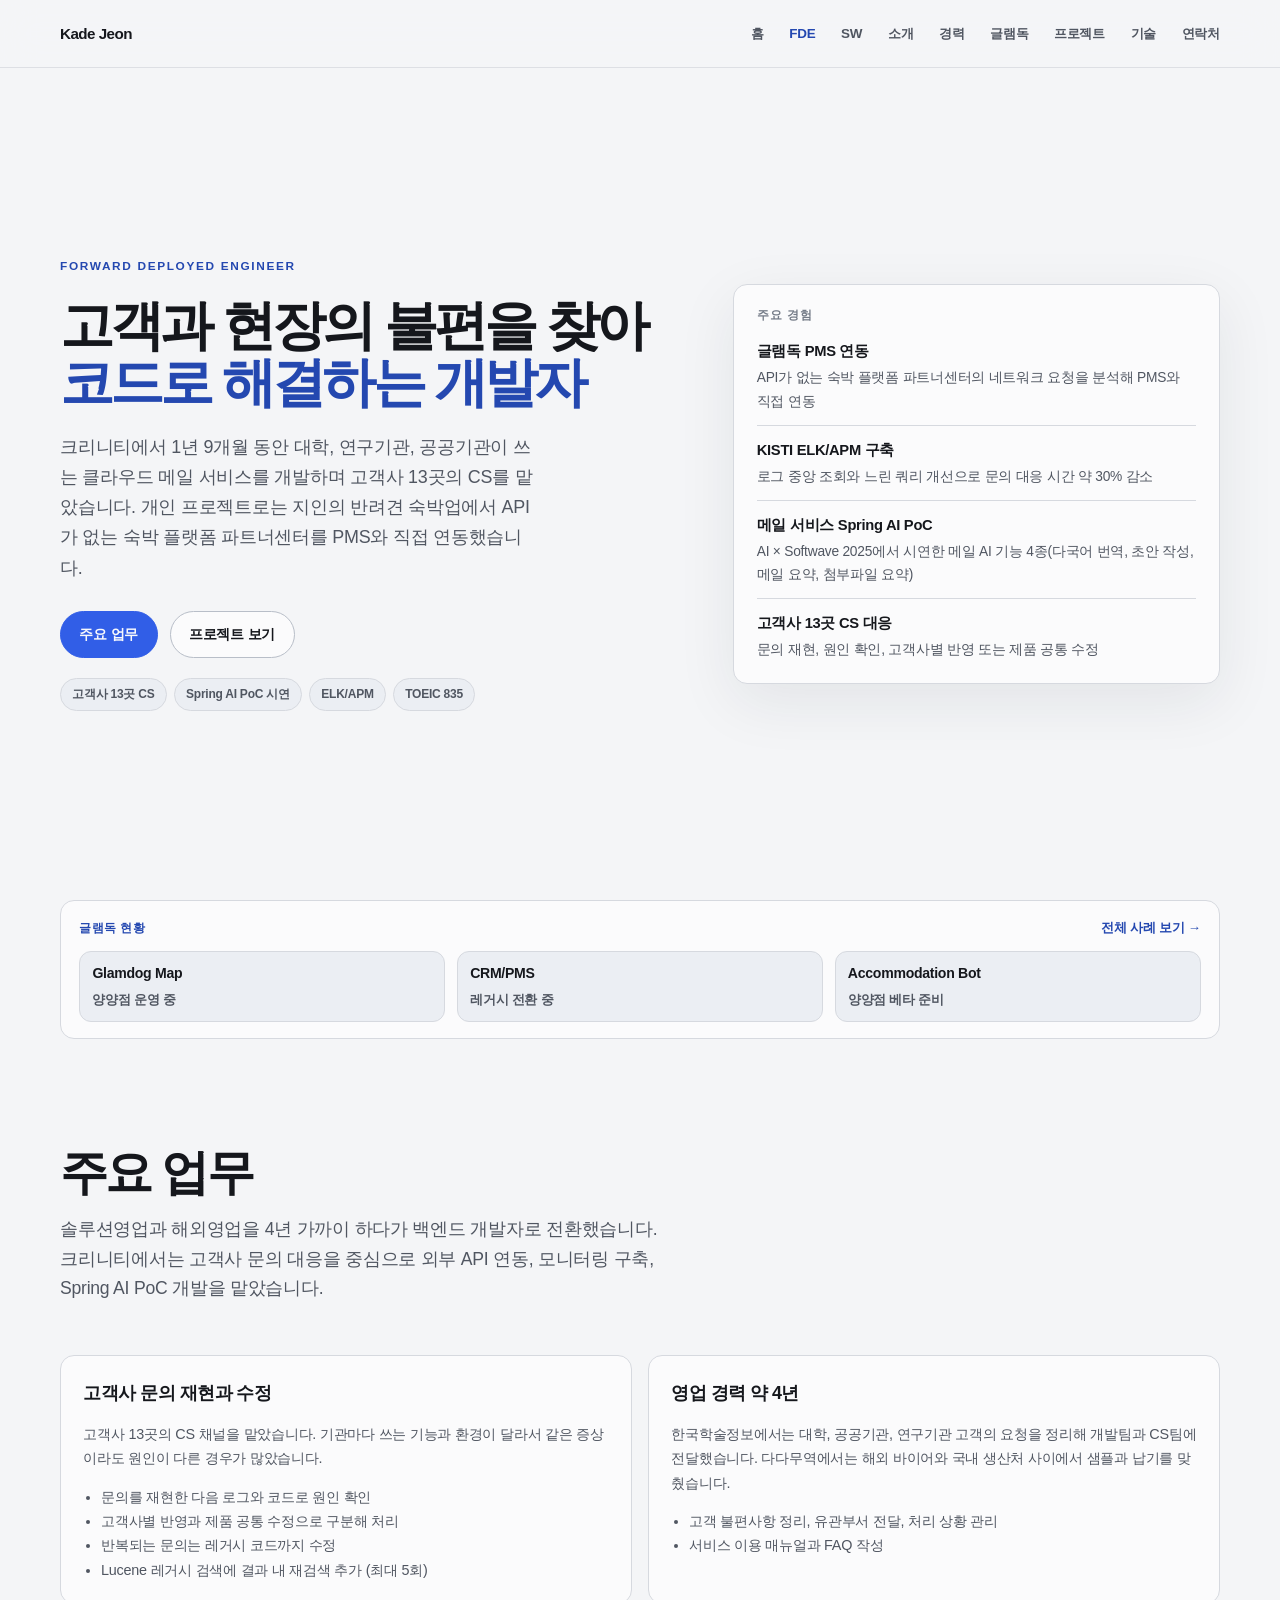
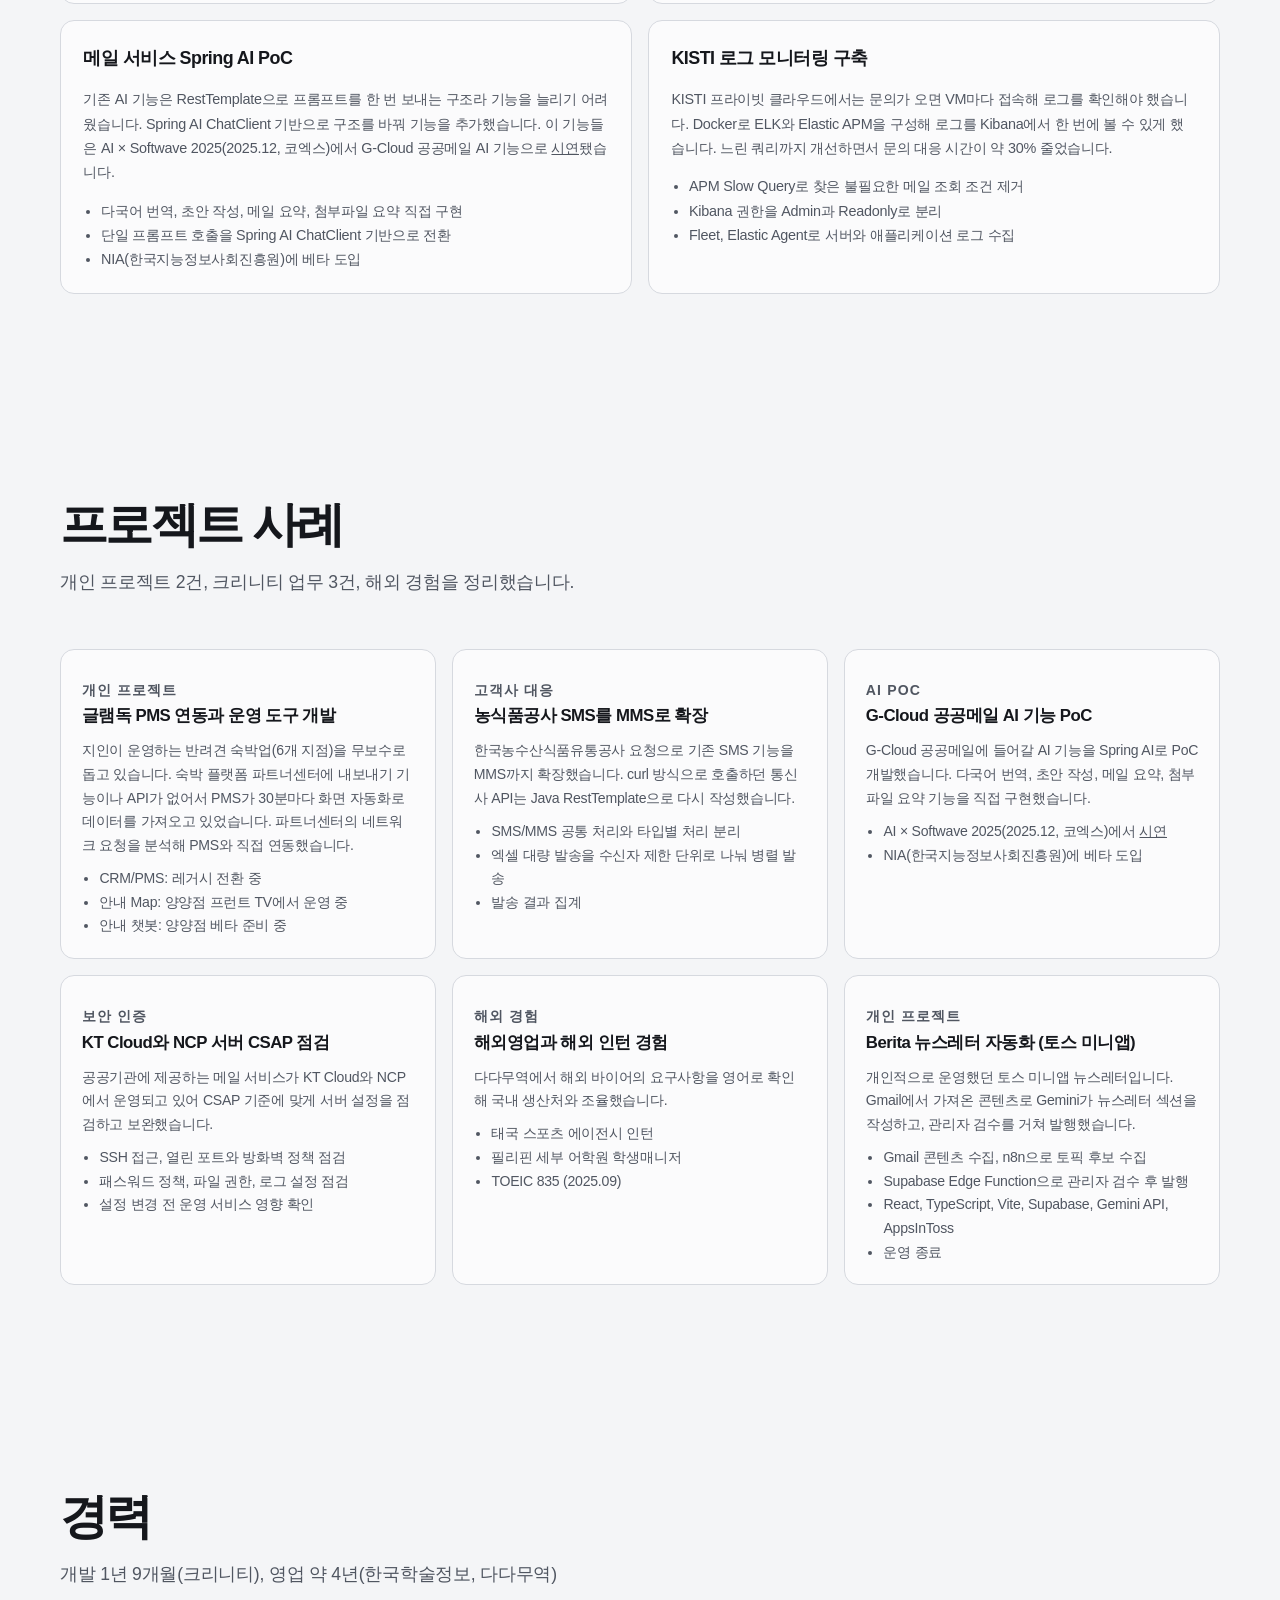
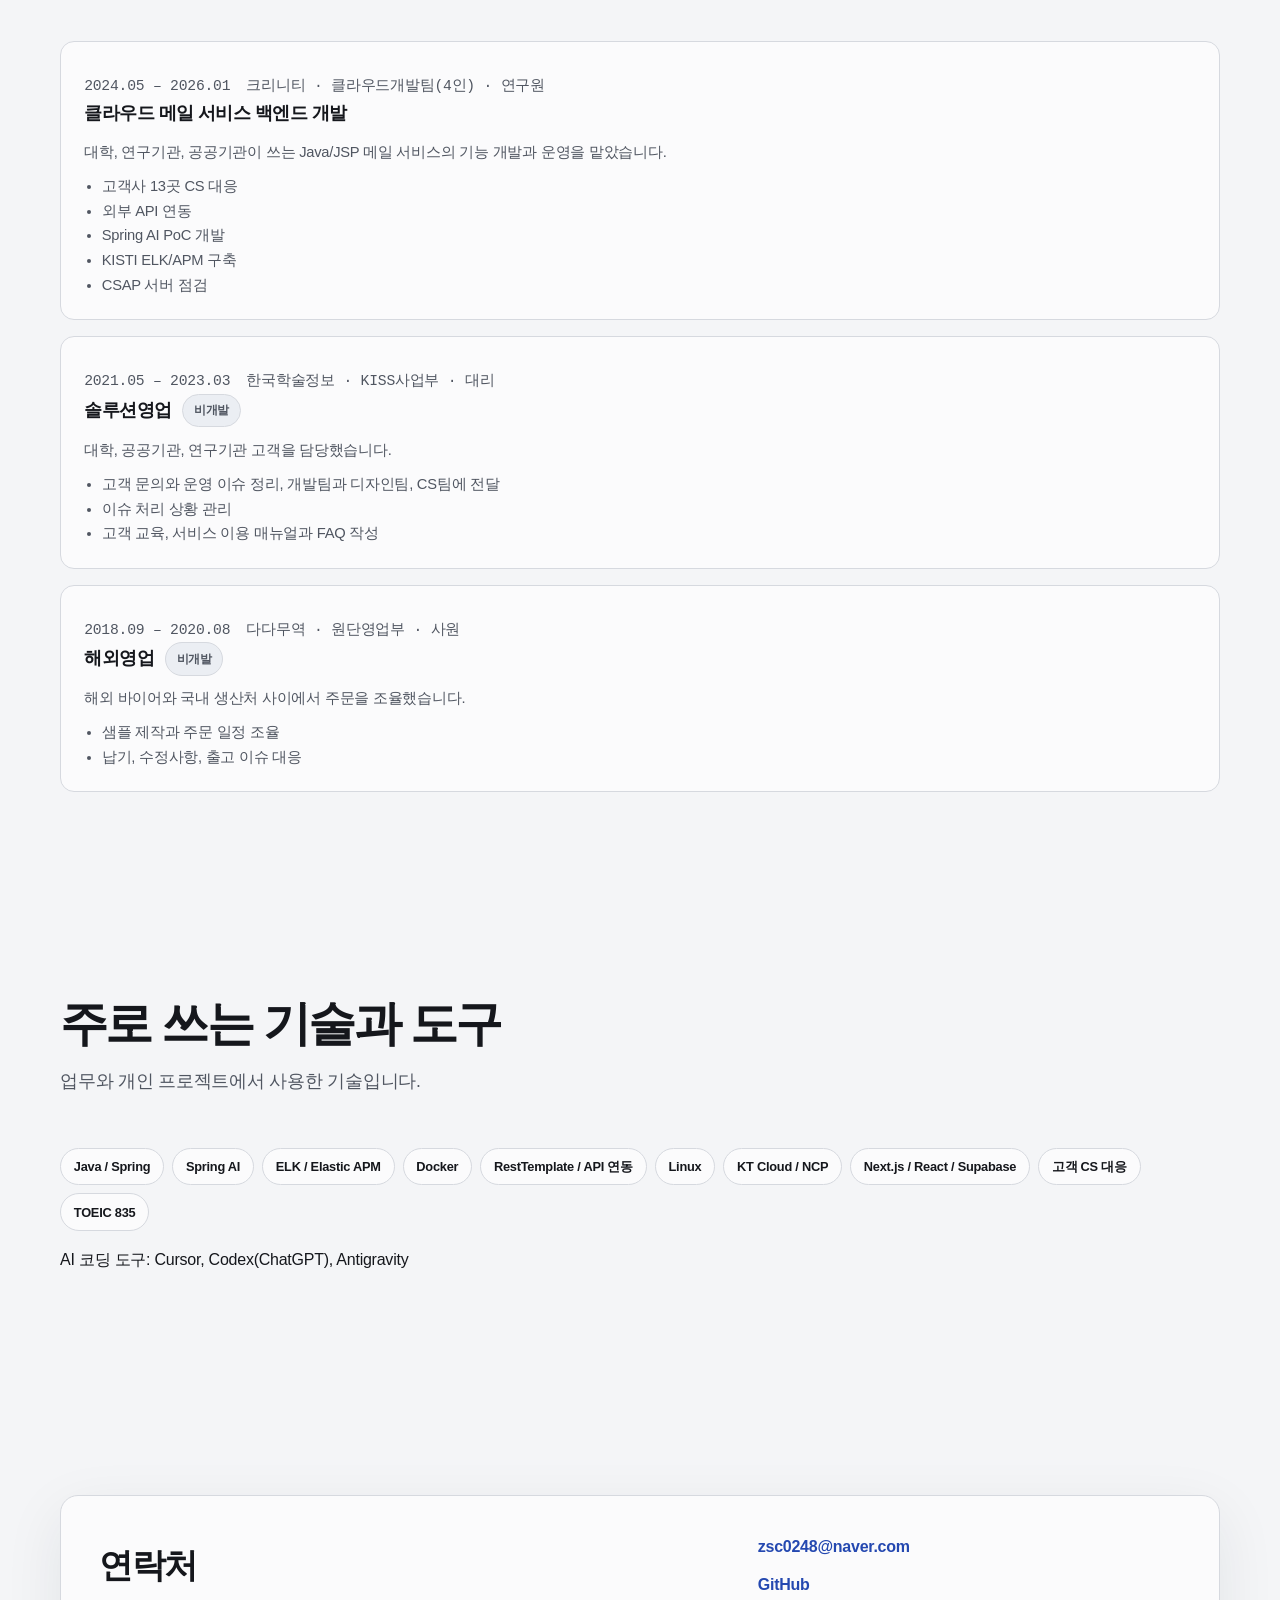
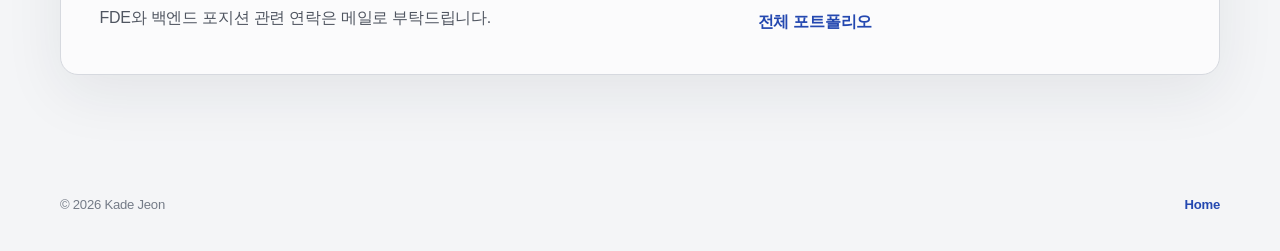
<file: fde/index.html>
<!doctype html>
<html lang="ko">
  <head>
    <meta charset="UTF-8" />
    <meta name="viewport" content="width=device-width, initial-scale=1.0" />
    <meta name="description" content="고객과 현장의 불편을 찾아 코드로 해결하는 개발자 Kade Jeon의 Forward Deployed Engineer 포트폴리오" />
    <title>Kade Jeon | Forward Deployed Engineer</title>
    <link rel="stylesheet" href="../position-pages.css" />
  </head>
  <body>
    <nav class="site-nav" aria-label="주요 메뉴">
      <div class="site-nav__inner shell">
        <a class="brand" href="../">Kade Jeon</a>
        <ul class="nav-links">
          <li><a href="../">홈</a></li>
          <li><a href="./" aria-current="page">FDE</a></li>
          <li><a href="../sw/">SW</a></li>
          <li class="hide-sm"><a href="../#about">소개</a></li>
          <li class="hide-sm"><a href="../#experience">경력</a></li>
          <li class="hide-sm"><a href="../#glamdog">글램독</a></li>
          <li class="hide-sm"><a href="../#projects">프로젝트</a></li>
          <li class="hide-sm"><a href="../#skills">기술</a></li>
          <li><a href="../#contact">연락처</a></li>
        </ul>
      </div>
    </nav>

    <main id="top">
      <header class="hero shell">
        <div>
          <p class="hero__kicker">Forward Deployed Engineer</p>
          <h1>
            고객과 현장의 불편을 찾아<br />
            <strong>코드로 해결하는 개발자</strong>
          </h1>
          <p class="hero__summary">크리니티에서 1년 9개월 동안 대학, 연구기관, 공공기관이 쓰는 클라우드 메일 서비스를 개발하며 고객사 13곳의 CS를 맡았습니다. 개인 프로젝트로는 지인의 반려견 숙박업에서 API가 없는 숙박 플랫폼 파트너센터를 PMS와 직접 연동했습니다.</p>
          <div class="hero__actions">
            <a class="button button--primary" href="#fit">주요 업무</a>
            <a class="button" href="#proof">프로젝트 보기</a>
          </div>
          <div class="chip-row">
            <span class="chip">고객사 13곳 CS</span>
            <span class="chip">Spring AI PoC 시연</span>
            <span class="chip">ELK/APM</span>
            <span class="chip">TOEIC 835</span>
          </div>
        </div>
        <aside class="hero-panel" aria-label="주요 경험">
          <p class="hero-panel__label">주요 경험</p>
          <ul>
              <li><strong>글램독 PMS 연동</strong><span>API가 없는 숙박 플랫폼 파트너센터의 네트워크 요청을 분석해 PMS와 직접 연동</span></li>
              <li><strong>KISTI ELK/APM 구축</strong><span>로그 중앙 조회와 느린 쿼리 개선으로 문의 대응 시간 약 30% 감소</span></li>
              <li><strong>메일 서비스 Spring AI PoC</strong><span>AI × Softwave 2025에서 시연한 메일 AI 기능 4종(다국어 번역, 초안 작성, 메일 요약, 첨부파일 요약)</span></li>
              <li><strong>고객사 13곳 CS 대응</strong><span>문의 재현, 원인 확인, 고객사별 반영 또는 제품 공통 수정</span></li>
          </ul>
        </aside>
      </header>


      <section class="glamdog-strip" aria-label="글램독 제품 현황">
        <div class="shell">
          <div class="glamdog-strip__inner">
            <div class="glamdog-strip__head">
              <p class="glamdog-strip__label">글램독 현황</p>
              <a class="glamdog-strip__link" href="../#glamdog">전체 사례 보기 →</a>
            </div>
            <ul class="glamdog-strip__statuses">
              <li><strong>Glamdog Map</strong><span>양양점 운영 중</span></li>
              <li><strong>CRM/PMS</strong><span>레거시 전환 중</span></li>
              <li><strong>Accommodation Bot</strong><span>양양점 베타 준비</span></li>
            </ul>
          </div>
        </div>
      </section>

      <section id="fit">
        <div class="shell">
          <div class="section-head">
            <h2>주요 업무</h2>
            <p>
              솔루션영업과 해외영업을 4년 가까이 하다가 백엔드 개발자로 전환했습니다.
              크리니티에서는 고객사 문의 대응을 중심으로 외부 API 연동, 모니터링 구축, Spring AI PoC 개발을 맡았습니다.
            </p>
          </div>
          <div class="card-grid">
            <article class="card">
              <h3>고객사 문의 재현과 수정</h3>
              <p>고객사 13곳의 CS 채널을 맡았습니다. 기관마다 쓰는 기능과 환경이 달라서 같은 증상이라도 원인이 다른 경우가 많았습니다.</p>
              <ul>
                <li>문의를 재현한 다음 로그와 코드로 원인 확인</li>
                <li>고객사별 반영과 제품 공통 수정으로 구분해 처리</li>
                <li>반복되는 문의는 레거시 코드까지 수정</li>
                <li>Lucene 레거시 검색에 결과 내 재검색 추가 (최대 5회)</li>
              </ul>
            </article>
            <article class="card">
              <h3>영업 경력 약 4년</h3>
              <p>한국학술정보에서는 대학, 공공기관, 연구기관 고객의 요청을 정리해 개발팀과 CS팀에 전달했습니다. 다다무역에서는 해외 바이어와 국내 생산처 사이에서 샘플과 납기를 맞췄습니다.</p>
              <ul>
                <li>고객 불편사항 정리, 유관부서 전달, 처리 상황 관리</li>
                <li>서비스 이용 매뉴얼과 FAQ 작성</li>
              </ul>
            </article>
            <article class="card">
              <h3>메일 서비스 Spring AI PoC</h3>
              <p>기존 AI 기능은 RestTemplate으로 프롬프트를 한 번 보내는 구조라 기능을 늘리기 어려웠습니다. Spring AI ChatClient 기반으로 구조를 바꿔 기능을 추가했습니다. 이 기능들은 AI × Softwave 2025(2025.12, 코엑스)에서 G-Cloud 공공메일 AI 기능으로 <a href="https://v.daum.net/v/Bn14HnMVOt?f=p" target="_blank" rel="noopener noreferrer">시연</a>됐습니다.</p>
              <ul>
                <li>다국어 번역, 초안 작성, 메일 요약, 첨부파일 요약 직접 구현</li>
                <li>단일 프롬프트 호출을 Spring AI ChatClient 기반으로 전환</li>
                <li>NIA(한국지능정보사회진흥원)에 베타 도입</li>
              </ul>
            </article>
            <article class="card">
              <h3>KISTI 로그 모니터링 구축</h3>
              <p>KISTI 프라이빗 클라우드에서는 문의가 오면 VM마다 접속해 로그를 확인해야 했습니다. Docker로 ELK와 Elastic APM을 구성해 로그를 Kibana에서 한 번에 볼 수 있게 했습니다. 느린 쿼리까지 개선하면서 문의 대응 시간이 약 30% 줄었습니다.</p>
              <ul>
                <li>APM Slow Query로 찾은 불필요한 메일 조회 조건 제거</li>
                <li>Kibana 권한을 Admin과 Readonly로 분리</li>
                <li>Fleet, Elastic Agent로 서버와 애플리케이션 로그 수집</li>
              </ul>
            </article>
          </div>
        </div>
      </section>

      <section id="proof">
        <div class="shell">
          <div class="section-head">
            <h2>프로젝트 사례</h2>
            <p>개인 프로젝트 2건, 크리니티 업무 3건, 해외 경험을 정리했습니다.</p>
          </div>
          <div class="proof-grid">
            <article class="proof">
              <p class="proof__label">개인 프로젝트</p>
              <h3>글램독 PMS 연동과 운영 도구 개발</h3>
              <p>지인이 운영하는 반려견 숙박업(6개 지점)을 무보수로 돕고 있습니다. 숙박 플랫폼 파트너센터에 내보내기 기능이나 API가 없어서 PMS가 30분마다 화면 자동화로 데이터를 가져오고 있었습니다. 파트너센터의 네트워크 요청을 분석해 PMS와 직접 연동했습니다.</p><ul><li>CRM/PMS: 레거시 전환 중</li><li>안내 Map: 양양점 프런트 TV에서 운영 중</li><li>안내 챗봇: 양양점 베타 준비 중</li></ul>
            </article>
            <article class="proof">
              <p class="proof__label">고객사 대응</p>
              <h3>농식품공사 SMS를 MMS로 확장</h3>
              <p>한국농수산식품유통공사 요청으로 기존 SMS 기능을 MMS까지 확장했습니다. curl 방식으로 호출하던 통신사 API는 Java RestTemplate으로 다시 작성했습니다.</p><ul><li>SMS/MMS 공통 처리와 타입별 처리 분리</li><li>엑셀 대량 발송을 수신자 제한 단위로 나눠 병렬 발송</li><li>발송 결과 집계</li></ul>
            </article>
            <article class="proof">
              <p class="proof__label">AI PoC</p>
              <h3>G-Cloud 공공메일 AI 기능 PoC</h3>
              <p>G-Cloud 공공메일에 들어갈 AI 기능을 Spring AI로 PoC 개발했습니다. 다국어 번역, 초안 작성, 메일 요약, 첨부파일 요약 기능을 직접 구현했습니다.</p><ul><li>AI × Softwave 2025(2025.12, 코엑스)에서 <a href="https://v.daum.net/v/Bn14HnMVOt?f=p" target="_blank" rel="noopener noreferrer">시연</a></li><li>NIA(한국지능정보사회진흥원)에 베타 도입</li></ul>
            </article>
            <article class="proof">
              <p class="proof__label">보안 인증</p>
              <h3>KT Cloud와 NCP 서버 CSAP 점검</h3>
              <p>공공기관에 제공하는 메일 서비스가 KT Cloud와 NCP에서 운영되고 있어 CSAP 기준에 맞게 서버 설정을 점검하고 보완했습니다.</p><ul><li>SSH 접근, 열린 포트와 방화벽 정책 점검</li><li>패스워드 정책, 파일 권한, 로그 설정 점검</li><li>설정 변경 전 운영 서비스 영향 확인</li></ul>
            </article>
            <article class="proof">
              <p class="proof__label">해외 경험</p>
              <h3>해외영업과 해외 인턴 경험</h3>
              <p>다다무역에서 해외 바이어의 요구사항을 영어로 확인해 국내 생산처와 조율했습니다.</p><ul><li>태국 스포츠 에이전시 인턴</li><li>필리핀 세부 어학원 학생매니저</li><li>TOEIC 835 (2025.09)</li></ul>
            </article>
            <article class="proof">
              <p class="proof__label">개인 프로젝트</p>
              <h3>Berita 뉴스레터 자동화 (토스 미니앱)</h3>
              <p>개인적으로 운영했던 토스 미니앱 뉴스레터입니다. Gmail에서 가져온 콘텐츠로 Gemini가 뉴스레터 섹션을 작성하고, 관리자 검수를 거쳐 발행했습니다.</p><ul><li>Gmail 콘텐츠 수집, n8n으로 토픽 후보 수집</li><li>Supabase Edge Function으로 관리자 검수 후 발행</li><li>React, TypeScript, Vite, Supabase, Gemini API, AppsInToss</li><li>운영 종료</li></ul>
            </article>
          </div>
        </div>
      </section>

      <section id="path">
        <div class="shell">
          <div class="section-head">
            <h2>경력</h2>
            <p>개발 1년 9개월(크리니티), 영업 약 4년(한국학술정보, 다다무역)</p>
          </div>
          <div class="timeline">
            <article>
              <p class="timeline__meta"><span>2024.05 – 2026.01</span><span>크리니티 · 클라우드개발팀(4인) · 연구원</span></p>
              <h3>클라우드 메일 서비스 백엔드 개발</h3>
              <p>대학, 연구기관, 공공기관이 쓰는 Java/JSP 메일 서비스의 기능 개발과 운영을 맡았습니다.</p><ul><li>고객사 13곳 CS 대응</li><li>외부 API 연동</li><li>Spring AI PoC 개발</li><li>KISTI ELK/APM 구축</li><li>CSAP 서버 점검</li></ul>
            </article>
            <article>
              <p class="timeline__meta"><span>2021.05 – 2023.03</span><span>한국학술정보 · KISS사업부 · 대리</span></p>
              <h3>솔루션영업 <span class="chip" style="vertical-align:middle;margin-left:6px;font-size:12px">비개발</span></h3>
              <p>대학, 공공기관, 연구기관 고객을 담당했습니다.</p><ul><li>고객 문의와 운영 이슈 정리, 개발팀과 디자인팀, CS팀에 전달</li><li>이슈 처리 상황 관리</li><li>고객 교육, 서비스 이용 매뉴얼과 FAQ 작성</li></ul>
            </article>
            <article>
              <p class="timeline__meta"><span>2018.09 – 2020.08</span><span>다다무역 · 원단영업부 · 사원</span></p>
              <h3>해외영업 <span class="chip" style="vertical-align:middle;margin-left:6px;font-size:12px">비개발</span></h3>
              <p>해외 바이어와 국내 생산처 사이에서 주문을 조율했습니다.</p><ul><li>샘플 제작과 주문 일정 조율</li><li>납기, 수정사항, 출고 이슈 대응</li></ul>
            </article>
          </div>
        </div>
      </section>

      <section id="stack">
        <div class="shell">
          <div class="section-head">
            <h2>주로 쓰는 기술과 도구</h2>
            <p>업무와 개인 프로젝트에서 사용한 기술입니다.</p>
          </div>
          <div class="stack-list">
            <span>Java / Spring</span>
            <span>Spring AI</span>
            <span>ELK / Elastic APM</span>
            <span>Docker</span>
            <span>RestTemplate / API 연동</span>
            <span>Linux</span>
            <span>KT Cloud / NCP</span>
            <span>Next.js / React / Supabase</span>
            <span>고객 CS 대응</span>
            <span>TOEIC 835</span>
          </div>
          <p class="stack-note">AI 코딩 도구: Cursor, Codex(ChatGPT), Antigravity</p>
        </div>
      </section>


      <section class="contact" id="contact">
        <div class="shell contact-panel">
          <div>
            <h2>연락처</h2>
            <p>FDE와 백엔드 포지션 관련 연락은 메일로 부탁드립니다.</p>
          </div>
          <div class="contact-links">
            <a href="mailto:zsc0248@naver.com">zsc0248@naver.com</a>
            <a href="https://github.com/Kade-Jeon?tab=repositories" target="_blank" rel="noopener noreferrer">GitHub</a>
            <a href="../">전체 포트폴리오</a>
          </div>
        </div>
      </section>
    </main>

    <footer class="shell">
      <span>© 2026 Kade Jeon</span>
      <a class="text-link" href="../">Home</a>
    </footer>
  </body>
</html>
</file>
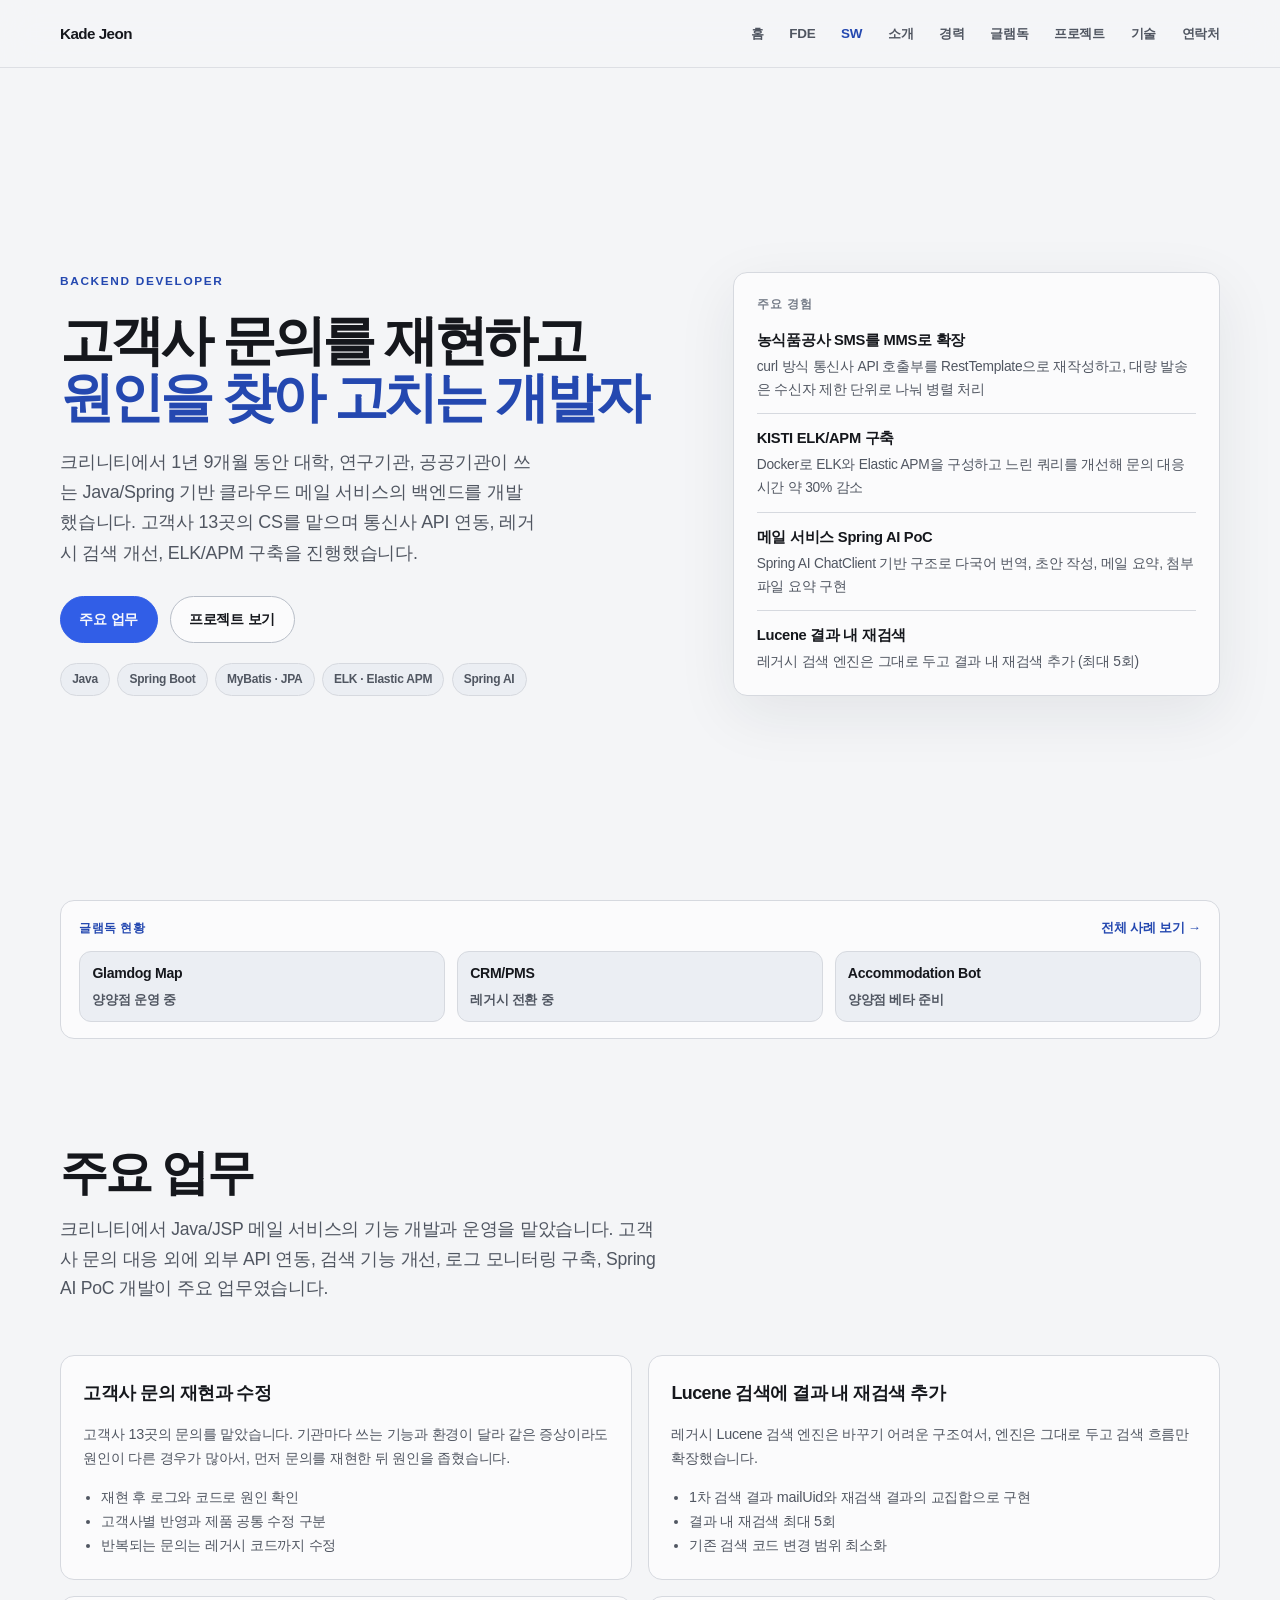
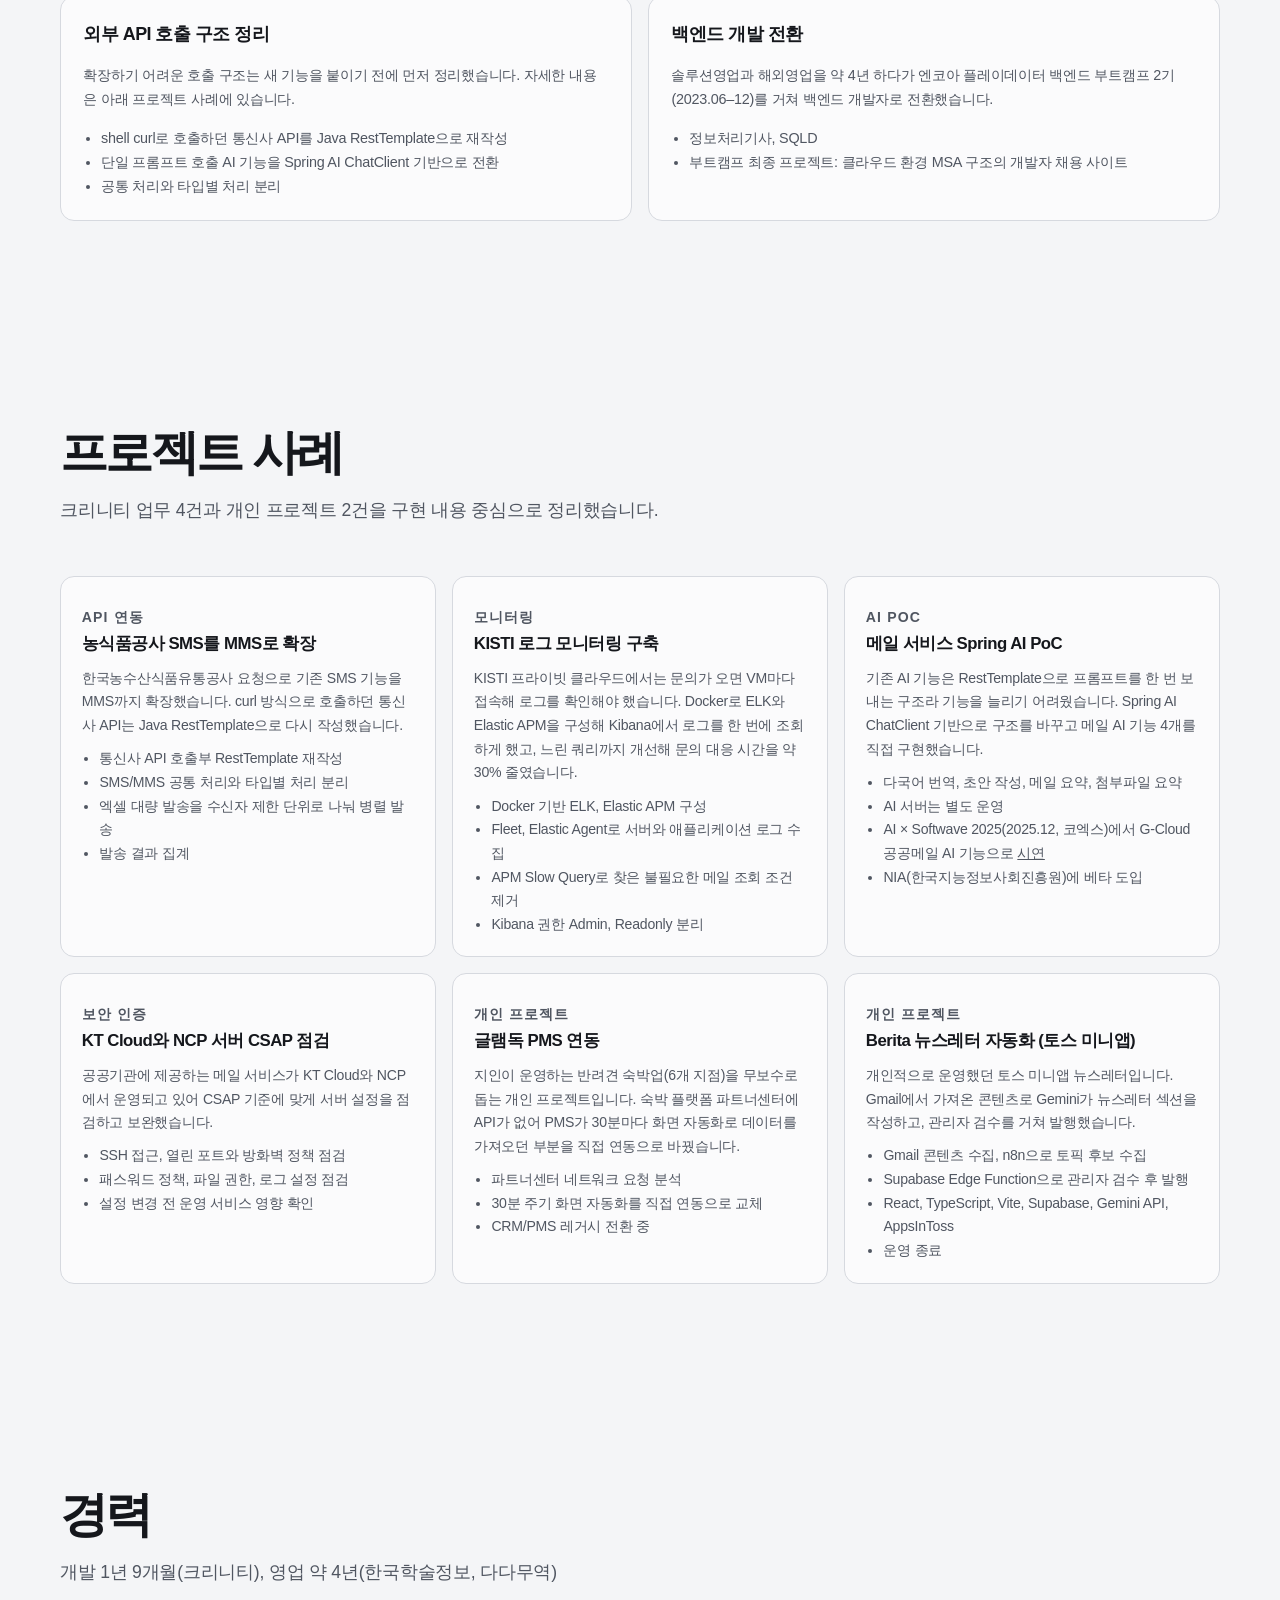
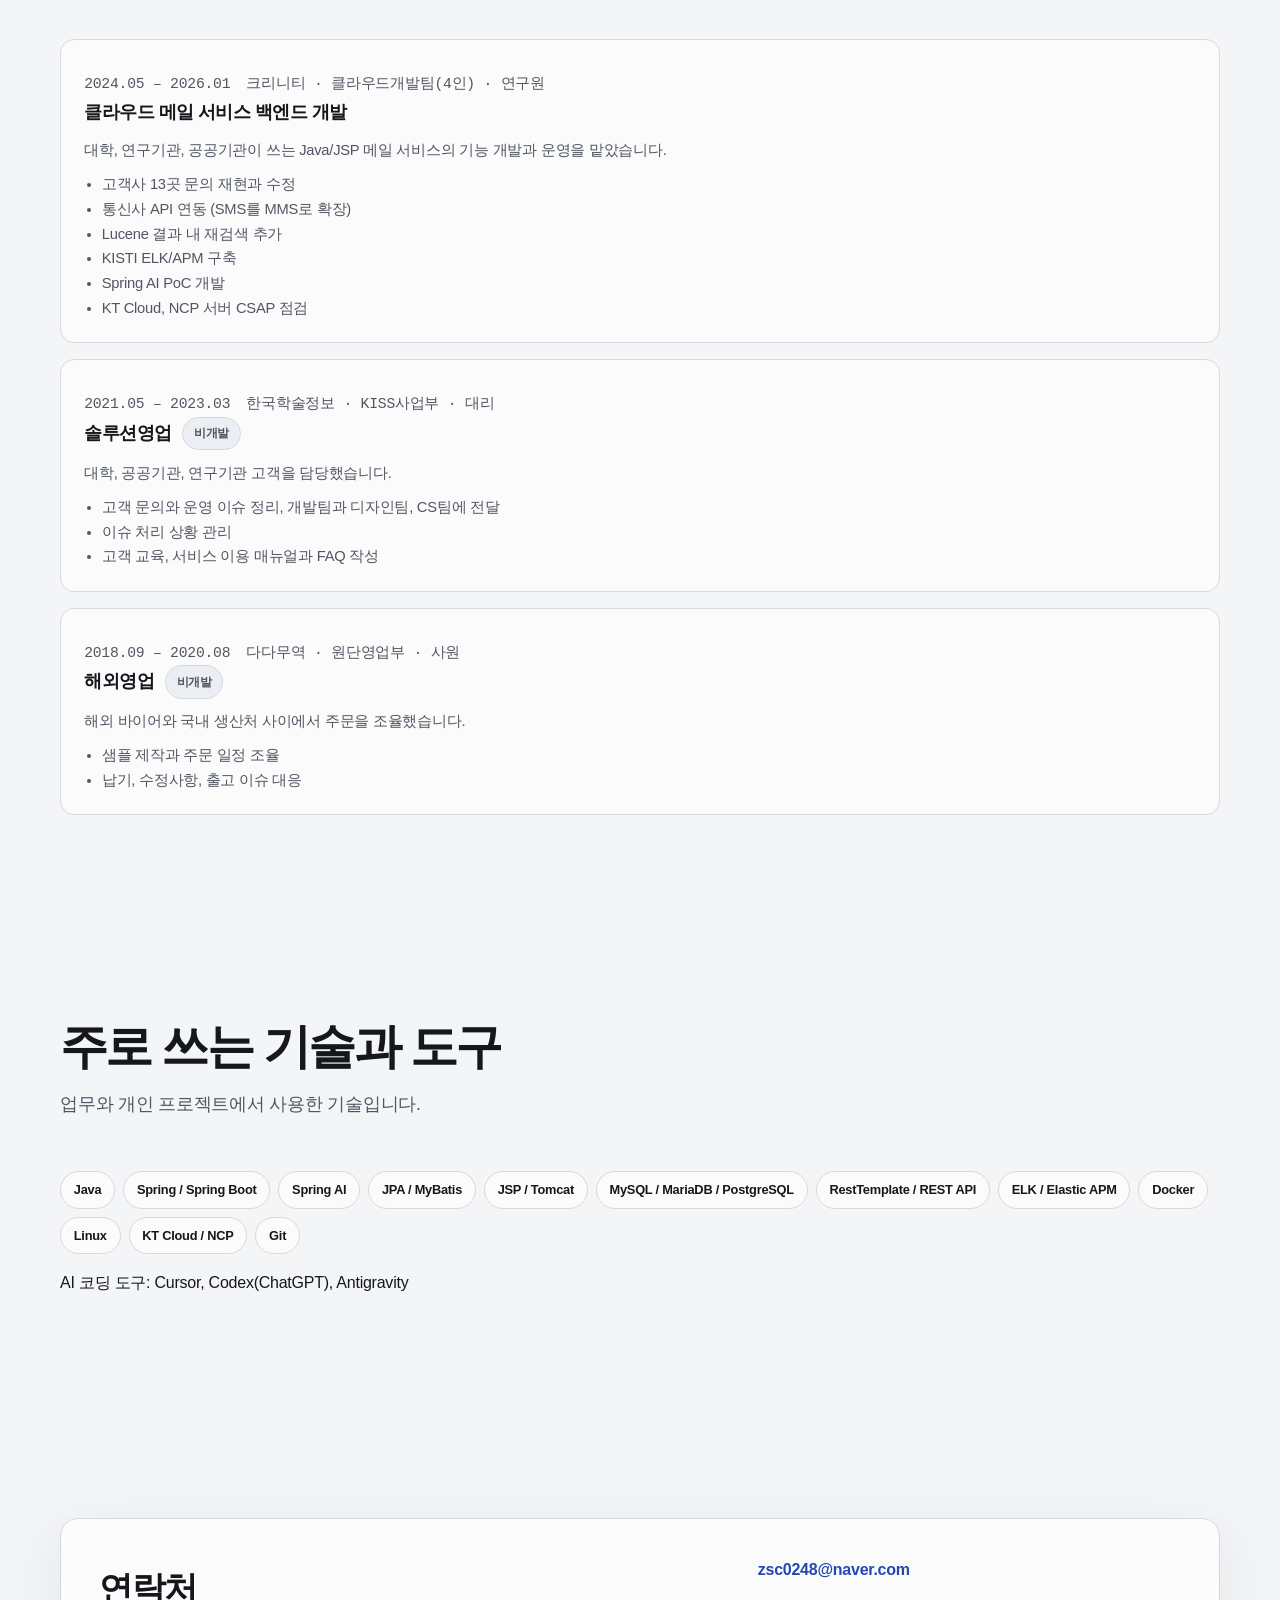
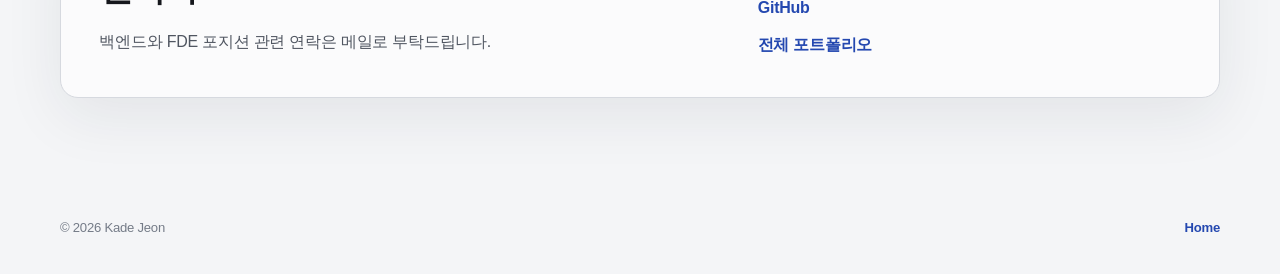
<file: sw/index.html>
<!doctype html>
<html lang="ko">
  <head>
    <meta charset="UTF-8" />
    <meta name="viewport" content="width=device-width, initial-scale=1.0" />
    <meta name="description" content="고객사 문의를 재현하고 원인을 찾아 고치는 개발자 Kade Jeon의 백엔드 포트폴리오. 통신사 API 연동, ELK/APM 구축, Spring AI PoC 경험을 정리했습니다." />
    <title>Kade Jeon | Backend Developer</title>
    <link rel="stylesheet" href="../position-pages.css" />
    <style>
      /* 좁은 화면에서 제목 둘째 줄의 마지막 단어가 혼자 내려가지 않도록 */
      @media (max-width: 480px) { .hero h1:has(br) { font-size: clamp(1.9rem, 8.6vw, 2.4rem); } }
    </style>
  </head>
  <body>
    <nav class="site-nav" aria-label="주요 메뉴">
      <div class="site-nav__inner shell">
        <a class="brand" href="../">Kade Jeon</a>
        <ul class="nav-links">
          <li><a href="../">홈</a></li>
          <li><a href="../fde/">FDE</a></li>
          <li><a href="./" aria-current="page">SW</a></li>
          <li class="hide-sm"><a href="../#about">소개</a></li>
          <li class="hide-sm"><a href="../#experience">경력</a></li>
          <li class="hide-sm"><a href="../#glamdog">글램독</a></li>
          <li class="hide-sm"><a href="../#projects">프로젝트</a></li>
          <li class="hide-sm"><a href="../#skills">기술</a></li>
          <li><a href="../#contact">연락처</a></li>
        </ul>
      </div>
    </nav>

    <main id="top">
      <header class="hero shell">
        <div>
          <p class="hero__kicker">Backend Developer</p>
          <h1>
            고객사 문의를 재현하고<br />
            <strong>원인을 찾아 고치는 개발자</strong>
          </h1>
          <p class="hero__summary">크리니티에서 1년 9개월 동안 대학, 연구기관, 공공기관이 쓰는 Java/Spring 기반 클라우드 메일 서비스의 백엔드를 개발했습니다. 고객사 13곳의 CS를 맡으며 통신사 API 연동, 레거시 검색 개선, ELK/APM 구축을 진행했습니다.</p>
          <div class="hero__actions">
            <a class="button button--primary" href="#fit">주요 업무</a>
            <a class="button" href="#proof">프로젝트 보기</a>
          </div>
          <div class="chip-row">
            <span class="chip">Java</span>
            <span class="chip">Spring Boot</span>
            <span class="chip">MyBatis · JPA</span>
            <span class="chip">ELK · Elastic APM</span>
            <span class="chip">Spring AI</span>
          </div>
        </div>
        <aside class="hero-panel" aria-label="주요 경험">
          <p class="hero-panel__label">주요 경험</p>
          <ul>
              <li><strong>농식품공사 SMS를 MMS로 확장</strong><span>curl 방식 통신사 API 호출부를 RestTemplate으로 재작성하고, 대량 발송은 수신자 제한 단위로 나눠 병렬 처리</span></li>
              <li><strong>KISTI ELK/APM 구축</strong><span>Docker로 ELK와 Elastic APM을 구성하고 느린 쿼리를 개선해 문의 대응 시간 약 30% 감소</span></li>
              <li><strong>메일 서비스 Spring AI PoC</strong><span>Spring AI ChatClient 기반 구조로 다국어 번역, 초안 작성, 메일 요약, 첨부파일 요약 구현</span></li>
              <li><strong>Lucene 결과 내 재검색</strong><span>레거시 검색 엔진은 그대로 두고 결과 내 재검색 추가 (최대 5회)</span></li>
          </ul>
        </aside>
      </header>


      <section class="glamdog-strip" aria-label="글램독 제품 현황">
        <div class="shell">
          <div class="glamdog-strip__inner">
            <div class="glamdog-strip__head">
              <p class="glamdog-strip__label">글램독 현황</p>
              <a class="glamdog-strip__link" href="../#glamdog">전체 사례 보기 →</a>
            </div>
            <ul class="glamdog-strip__statuses">
              <li><strong>Glamdog Map</strong><span>양양점 운영 중</span></li>
              <li><strong>CRM/PMS</strong><span>레거시 전환 중</span></li>
              <li><strong>Accommodation Bot</strong><span>양양점 베타 준비</span></li>
            </ul>
          </div>
        </div>
      </section>

      <section id="fit">
        <div class="shell">
          <div class="section-head">
            <h2>주요 업무</h2>
            <p>
              크리니티에서 Java/JSP 메일 서비스의 기능 개발과 운영을 맡았습니다.
              고객사 문의 대응 외에 외부 API 연동, 검색 기능 개선, 로그 모니터링 구축, Spring AI PoC 개발이 주요 업무였습니다.
            </p>
          </div>
          <div class="card-grid">
            <article class="card">
              <h3>고객사 문의 재현과 수정</h3>
              <p>고객사 13곳의 문의를 맡았습니다. 기관마다 쓰는 기능과 환경이 달라 같은 증상이라도 원인이 다른 경우가 많아서, 먼저 문의를 재현한 뒤 원인을 좁혔습니다.</p>
              <ul>
                <li>재현 후 로그와 코드로 원인 확인</li>
                <li>고객사별 반영과 제품 공통 수정 구분</li>
                <li>반복되는 문의는 레거시 코드까지 수정</li>
              </ul>
            </article>
            <article class="card">
              <h3>Lucene 검색에 결과 내 재검색 추가</h3>
              <p>레거시 Lucene 검색 엔진은 바꾸기 어려운 구조여서, 엔진은 그대로 두고 검색 흐름만 확장했습니다.</p>
              <ul>
                <li>1차 검색 결과 mailUid와 재검색 결과의 교집합으로 구현</li>
                <li>결과 내 재검색 최대 5회</li>
                <li>기존 검색 코드 변경 범위 최소화</li>
              </ul>
            </article>
            <article class="card">
              <h3>외부 API 호출 구조 정리</h3>
              <p>확장하기 어려운 호출 구조는 새 기능을 붙이기 전에 먼저 정리했습니다. 자세한 내용은 아래 프로젝트 사례에 있습니다.</p>
              <ul>
                <li>shell curl로 호출하던 통신사 API를 Java RestTemplate으로 재작성</li>
                <li>단일 프롬프트 호출 AI 기능을 Spring AI ChatClient 기반으로 전환</li>
                <li>공통 처리와 타입별 처리 분리</li>
              </ul>
            </article>
            <article class="card">
              <h3>백엔드 개발 전환</h3>
              <p>솔루션영업과 해외영업을 약 4년 하다가 엔코아 플레이데이터 백엔드 부트캠프 2기(2023.06–12)를 거쳐 백엔드 개발자로 전환했습니다.</p>
              <ul>
                <li>정보처리기사, SQLD</li>
                <li>부트캠프 최종 프로젝트: 클라우드 환경 MSA 구조의 개발자 채용 사이트</li>
              </ul>
            </article>
          </div>
        </div>
      </section>

      <section id="proof">
        <div class="shell">
          <div class="section-head">
            <h2>프로젝트 사례</h2>
            <p>크리니티 업무 4건과 개인 프로젝트 2건을 구현 내용 중심으로 정리했습니다.</p>
          </div>
          <div class="proof-grid">
            <article class="proof">
              <p class="proof__label">API 연동</p>
              <h3>농식품공사 SMS를 MMS로 확장</h3>
              <p>한국농수산식품유통공사 요청으로 기존 SMS 기능을 MMS까지 확장했습니다. curl 방식으로 호출하던 통신사 API는 Java RestTemplate으로 다시 작성했습니다.</p><ul><li>통신사 API 호출부 RestTemplate 재작성</li><li>SMS/MMS 공통 처리와 타입별 처리 분리</li><li>엑셀 대량 발송을 수신자 제한 단위로 나눠 병렬 발송</li><li>발송 결과 집계</li></ul>
            </article>
            <article class="proof">
              <p class="proof__label">모니터링</p>
              <h3>KISTI 로그 모니터링 구축</h3>
              <p>KISTI 프라이빗 클라우드에서는 문의가 오면 VM마다 접속해 로그를 확인해야 했습니다. Docker로 ELK와 Elastic APM을 구성해 Kibana에서 로그를 한 번에 조회하게 했고, 느린 쿼리까지 개선해 문의 대응 시간을 약 30% 줄였습니다.</p><ul><li>Docker 기반 ELK, Elastic APM 구성</li><li>Fleet, Elastic Agent로 서버와 애플리케이션 로그 수집</li><li>APM Slow Query로 찾은 불필요한 메일 조회 조건 제거</li><li>Kibana 권한 Admin, Readonly 분리</li></ul>
            </article>
            <article class="proof">
              <p class="proof__label">AI PoC</p>
              <h3>메일 서비스 Spring AI PoC</h3>
              <p>기존 AI 기능은 RestTemplate으로 프롬프트를 한 번 보내는 구조라 기능을 늘리기 어려웠습니다. Spring AI ChatClient 기반으로 구조를 바꾸고 메일 AI 기능 4개를 직접 구현했습니다.</p><ul><li>다국어 번역, 초안 작성, 메일 요약, 첨부파일 요약</li><li>AI 서버는 별도 운영</li><li>AI × Softwave 2025(2025.12, 코엑스)에서 G-Cloud 공공메일 AI 기능으로 <a href="https://v.daum.net/v/Bn14HnMVOt?f=p" target="_blank" rel="noopener noreferrer">시연</a></li><li>NIA(한국지능정보사회진흥원)에 베타 도입</li></ul>
            </article>
            <article class="proof">
              <p class="proof__label">보안 인증</p>
              <h3>KT Cloud와 NCP 서버 CSAP 점검</h3>
              <p>공공기관에 제공하는 메일 서비스가 KT Cloud와 NCP에서 운영되고 있어 CSAP 기준에 맞게 서버 설정을 점검하고 보완했습니다.</p><ul><li>SSH 접근, 열린 포트와 방화벽 정책 점검</li><li>패스워드 정책, 파일 권한, 로그 설정 점검</li><li>설정 변경 전 운영 서비스 영향 확인</li></ul>
            </article>
            <article class="proof">
              <p class="proof__label">개인 프로젝트</p>
              <h3>글램독 PMS 연동</h3>
              <p>지인이 운영하는 반려견 숙박업(6개 지점)을 무보수로 돕는 개인 프로젝트입니다. 숙박 플랫폼 파트너센터에 API가 없어 PMS가 30분마다 화면 자동화로 데이터를 가져오던 부분을 직접 연동으로 바꿨습니다.</p><ul><li>파트너센터 네트워크 요청 분석</li><li>30분 주기 화면 자동화를 직접 연동으로 교체</li><li>CRM/PMS 레거시 전환 중</li></ul>
            </article>
            <article class="proof">
              <p class="proof__label">개인 프로젝트</p>
              <h3>Berita 뉴스레터 자동화 (토스 미니앱)</h3>
              <p>개인적으로 운영했던 토스 미니앱 뉴스레터입니다. Gmail에서 가져온 콘텐츠로 Gemini가 뉴스레터 섹션을 작성하고, 관리자 검수를 거쳐 발행했습니다.</p><ul><li>Gmail 콘텐츠 수집, n8n으로 토픽 후보 수집</li><li>Supabase Edge Function으로 관리자 검수 후 발행</li><li>React, TypeScript, Vite, Supabase, Gemini API, AppsInToss</li><li>운영 종료</li></ul>
            </article>
          </div>
        </div>
      </section>

      <section id="path">
        <div class="shell">
          <div class="section-head">
            <h2>경력</h2>
            <p>개발 1년 9개월(크리니티), 영업 약 4년(한국학술정보, 다다무역)</p>
          </div>
          <div class="timeline">
            <article>
              <p class="timeline__meta"><span>2024.05 – 2026.01</span><span>크리니티 · 클라우드개발팀(4인) · 연구원</span></p>
              <h3>클라우드 메일 서비스 백엔드 개발</h3>
              <p>대학, 연구기관, 공공기관이 쓰는 Java/JSP 메일 서비스의 기능 개발과 운영을 맡았습니다.</p><ul><li>고객사 13곳 문의 재현과 수정</li><li>통신사 API 연동 (SMS를 MMS로 확장)</li><li>Lucene 결과 내 재검색 추가</li><li>KISTI ELK/APM 구축</li><li>Spring AI PoC 개발</li><li>KT Cloud, NCP 서버 CSAP 점검</li></ul>
            </article>
            <article>
              <p class="timeline__meta"><span>2021.05 – 2023.03</span><span>한국학술정보 · KISS사업부 · 대리</span></p>
              <h3>솔루션영업 <span class="chip" style="vertical-align:middle;margin-left:6px;font-size:12px">비개발</span></h3>
              <p>대학, 공공기관, 연구기관 고객을 담당했습니다.</p><ul><li>고객 문의와 운영 이슈 정리, 개발팀과 디자인팀, CS팀에 전달</li><li>이슈 처리 상황 관리</li><li>고객 교육, 서비스 이용 매뉴얼과 FAQ 작성</li></ul>
            </article>
            <article>
              <p class="timeline__meta"><span>2018.09 – 2020.08</span><span>다다무역 · 원단영업부 · 사원</span></p>
              <h3>해외영업 <span class="chip" style="vertical-align:middle;margin-left:6px;font-size:12px">비개발</span></h3>
              <p>해외 바이어와 국내 생산처 사이에서 주문을 조율했습니다.</p><ul><li>샘플 제작과 주문 일정 조율</li><li>납기, 수정사항, 출고 이슈 대응</li></ul>
            </article>
          </div>
        </div>
      </section>

      <section id="stack">
        <div class="shell">
          <div class="section-head">
            <h2>주로 쓰는 기술과 도구</h2>
            <p>업무와 개인 프로젝트에서 사용한 기술입니다.</p>
          </div>
          <div class="stack-list">
            <span>Java</span>
            <span>Spring / Spring Boot</span>
            <span>Spring AI</span>
            <span>JPA / MyBatis</span>
            <span>JSP / Tomcat</span>
            <span>MySQL / MariaDB / PostgreSQL</span>
            <span>RestTemplate / REST API</span>
            <span>ELK / Elastic APM</span>
            <span>Docker</span>
            <span>Linux</span>
            <span>KT Cloud / NCP</span>
            <span>Git</span>
          </div>
          <p class="stack-note">AI 코딩 도구: Cursor, Codex(ChatGPT), Antigravity</p>
        </div>
      </section>


      <section class="contact" id="contact">
        <div class="shell contact-panel">
          <div>
            <h2>연락처</h2>
            <p>백엔드와 FDE 포지션 관련 연락은 메일로 부탁드립니다.</p>
          </div>
          <div class="contact-links">
            <a href="mailto:zsc0248@naver.com">zsc0248@naver.com</a>
            <a href="https://github.com/Kade-Jeon?tab=repositories" target="_blank" rel="noopener noreferrer">GitHub</a>
            <a href="../">전체 포트폴리오</a>
          </div>
        </div>
      </section>
    </main>

    <footer class="shell">
      <span>© 2026 Kade Jeon</span>
      <a class="text-link" href="../">Home</a>
    </footer>
  </body>
</html>
</file>
<file: position-pages.css>
*,
*::before,
*::after {
  box-sizing: border-box;
}

:root {
  color-scheme: light dark;
  --canvas: #f4f5f7;
  --surface: #fbfbfc;
  --surface-strong: #ebeef3;
  --surface-accent: #e8edff;
  --ink: #15171c;
  --ink-soft: #505661;
  --ink-faint: #747b87;
  --line: #d6d9df;
  --line-strong: #b8bec8;
  --accent: #315ee7;
  --accent-ink: #2448b0;
  --accent-contrast: #f7f8fc;
  --success: #247455;
  --warning: #95610d;
  --radius: 14px;
  --shadow: 0 18px 60px rgba(28, 36, 54, 0.08);
  --max: 1160px;
}

@media (prefers-color-scheme: dark) {
  :root {
    --canvas: #101217;
    --surface: #171a20;
    --surface-strong: #20242c;
    --surface-accent: #1c2748;
    --ink: #eef0f4;
    --ink-soft: #b3b8c2;
    --ink-faint: #858c99;
    --line: #30353f;
    --line-strong: #49505d;
    --accent: #7d9cff;
    --accent-ink: #aec0ff;
    --accent-contrast: #12182a;
    --success: #6cc39e;
    --warning: #dfb866;
    --shadow: 0 22px 70px rgba(0, 0, 0, 0.28);
  }
}

html {
  scroll-behavior: smooth;
}

body {
  margin: 0;
  background: var(--canvas);
  color: var(--ink);
  font-family:
    "Pretendard Variable", Pretendard, -apple-system, BlinkMacSystemFont,
    "Segoe UI", "Noto Sans KR", sans-serif;
  font-size: 16px;
  line-height: 1.68;
  letter-spacing: -0.015em;
}

a {
  color: inherit;
}

:focus-visible {
  outline: 3px solid color-mix(in srgb, var(--accent) 70%, transparent);
  outline-offset: 4px;
}

.shell {
  width: min(calc(100% - 48px), var(--max));
  margin-inline: auto;
}

.site-nav {
  position: sticky;
  top: 0;
  z-index: 10;
  height: 68px;
  border-bottom: 1px solid color-mix(in srgb, var(--line) 78%, transparent);
  background: color-mix(in srgb, var(--canvas) 88%, transparent);
  backdrop-filter: blur(18px);
}

.site-nav__inner {
  display: flex;
  align-items: center;
  justify-content: space-between;
  height: 100%;
}

.brand {
  text-decoration: none;
  font-size: 0.95rem;
  font-weight: 760;
  letter-spacing: -0.035em;
  white-space: nowrap;
}

.nav-links {
  display: flex;
  align-items: center;
  gap: clamp(0.8rem, 2vw, 1.65rem);
  margin: 0;
  padding: 0;
  list-style: none;
}

.nav-links a {
  color: var(--ink-soft);
  text-decoration: none;
  font-size: 0.84rem;
  font-weight: 650;
  white-space: nowrap;
  transition: color 160ms ease;
}

.nav-links a:hover,
.nav-links a[aria-current="page"] {
  color: var(--accent-ink);
}

section {
  scroll-margin-top: 88px;
  padding-block: clamp(4rem, 8vw, 6.5rem);
}

.section-head {
  max-width: 760px;
  margin-bottom: clamp(2rem, 4vw, 3.25rem);
}

.section-head h2 {
  max-width: 20ch;
  margin: 0 0 1rem;
  font-size: clamp(1.85rem, 4vw, 3rem);
  line-height: 1.12;
  letter-spacing: -0.055em;
}

.section-head p {
  max-width: 62ch;
  margin: 0;
  color: var(--ink-soft);
  font-size: clamp(1rem, 1.5vw, 1.1rem);
}

.hero {
  display: grid;
  grid-template-columns: minmax(0, 1.1fr) minmax(280px, 0.9fr);
  align-items: center;
  gap: clamp(2.5rem, 6vw, 5rem);
  min-height: calc(100dvh - 68px);
  padding-block: clamp(3.5rem, 7vw, 5.5rem);
}

.hero__kicker {
  margin: 0 0 1.25rem;
  color: var(--accent-ink);
  font-size: 0.74rem;
  font-weight: 780;
  letter-spacing: 0.14em;
  text-transform: uppercase;
}

.hero h1 {
  max-width: 14ch;
  margin: 0;
  font-size: clamp(2.4rem, 5.5vw, 4.6rem);
  font-weight: 780;
  line-height: 1.06;
  letter-spacing: -0.07em;
}

.hero h1 strong {
  color: var(--accent-ink);
  font-weight: inherit;
}

.hero__summary {
  max-width: 48ch;
  margin: 1.35rem 0 0;
  color: var(--ink-soft);
  font-size: clamp(1rem, 1.6vw, 1.12rem);
}

.hero__actions {
  display: flex;
  flex-wrap: wrap;
  gap: 0.75rem;
  margin-top: 1.8rem;
}

.button {
  display: inline-flex;
  align-items: center;
  justify-content: center;
  min-height: 2.7rem;
  padding: 0.65rem 1.15rem;
  border: 1px solid var(--line-strong);
  border-radius: 999px;
  background: var(--surface);
  color: var(--ink);
  text-decoration: none;
  font-size: 0.88rem;
  font-weight: 680;
  transition:
    border-color 160ms ease,
    background 160ms ease,
    color 160ms ease;
}

.button:hover {
  border-color: var(--accent);
}

.button--primary {
  border-color: var(--accent);
  background: var(--accent);
  color: var(--accent-contrast);
}

.hero-panel {
  border: 1px solid var(--line);
  border-radius: var(--radius);
  background: var(--surface);
  box-shadow: var(--shadow);
  padding: 1.35rem 1.45rem;
}

.hero-panel__label {
  margin: 0 0 0.85rem;
  color: var(--ink-faint);
  font-size: 0.72rem;
  font-weight: 720;
  letter-spacing: 0.08em;
  text-transform: uppercase;
}

.hero-panel ul {
  margin: 0;
  padding: 0;
  list-style: none;
  display: grid;
  gap: 0.75rem;
}

.hero-panel li {
  display: grid;
  gap: 0.15rem;
  padding-top: 0.75rem;
  border-top: 1px solid var(--line);
}

.hero-panel li:first-child {
  padding-top: 0;
  border-top: 0;
}

.hero-panel strong {
  font-size: 0.92rem;
  letter-spacing: -0.02em;
}

.hero-panel span {
  color: var(--ink-soft);
  font-size: 0.86rem;
}

.chip-row {
  display: flex;
  flex-wrap: wrap;
  gap: 0.45rem;
  margin-top: 1.25rem;
}

.chip {
  display: inline-flex;
  padding: 0.35rem 0.7rem;
  border: 1px solid var(--line);
  border-radius: 999px;
  background: var(--surface-strong);
  color: var(--ink-soft);
  font-size: 0.75rem;
  font-weight: 650;
}

.card-grid {
  display: grid;
  grid-template-columns: repeat(2, minmax(0, 1fr));
  gap: 1rem;
}

.card {
  border: 1px solid var(--line);
  border-radius: var(--radius);
  background: var(--surface);
  padding: 1.35rem 1.4rem;
}

.card h3 {
  margin: 0 0 0.55rem;
  font-size: 1.12rem;
  letter-spacing: -0.03em;
}

.card p,
.card li {
  color: var(--ink-soft);
  font-size: 0.9rem;
}

.card ul {
  margin: 0.7rem 0 0;
  padding-left: 1.1rem;
}

.timeline {
  display: grid;
  gap: 1rem;
}

.timeline article {
  border: 1px solid var(--line);
  border-radius: var(--radius);
  background: var(--surface);
  padding: 1.35rem 1.45rem;
}

.timeline__meta {
  display: flex;
  flex-wrap: wrap;
  gap: 0.45rem 1rem;
  margin: 0 0 0.55rem;
  color: var(--ink-faint);
  font-family: ui-monospace, SFMono-Regular, Menlo, Consolas, monospace;
  font-size: 0.72rem;
}

.timeline h3 {
  margin: 0;
  font-size: 1.15rem;
  letter-spacing: -0.03em;
}

.timeline p {
  margin: 0.65rem 0 0;
  color: var(--ink-soft);
  font-size: 0.92rem;
}

.proof-grid {
  display: grid;
  grid-template-columns: repeat(3, minmax(0, 1fr));
  gap: 1rem;
}

.proof {
  border: 1px solid var(--line);
  border-radius: var(--radius);
  background: var(--surface);
  padding: 1.25rem 1.3rem;
}

.proof__label {
  margin: 0 0 0.55rem;
  color: var(--accent-ink);
  font-size: 0.72rem;
  font-weight: 760;
  letter-spacing: 0.08em;
  text-transform: uppercase;
}

.proof h3 {
  margin: 0;
  font-size: 1.05rem;
  letter-spacing: -0.03em;
}

.proof p {
  margin: 0.55rem 0 0;
  color: var(--ink-soft);
  font-size: 0.88rem;
}

.stack-list {
  display: flex;
  flex-wrap: wrap;
  gap: 0.5rem;
}

.stack-list span {
  padding: 0.45rem 0.8rem;
  border: 1px solid var(--line);
  border-radius: 999px;
  background: var(--surface);
  font-size: 0.8rem;
  font-weight: 650;
}

.contact {
  padding-bottom: clamp(4rem, 8vw, 6rem);
}

.contact-panel {
  display: grid;
  grid-template-columns: minmax(0, 1.2fr) minmax(220px, 0.8fr);
  gap: 1.5rem;
  align-items: center;
  padding: clamp(1.6rem, 4vw, 2.4rem);
  border: 1px solid var(--line);
  border-radius: calc(var(--radius) + 4px);
  background: var(--surface);
  box-shadow: var(--shadow);
}

.contact-panel h2 {
  margin: 0;
  font-size: clamp(1.5rem, 3vw, 2.1rem);
  letter-spacing: -0.045em;
}

.contact-panel p {
  margin: 0.7rem 0 0;
  color: var(--ink-soft);
}

.contact-links {
  display: grid;
  gap: 0.65rem;
}

.contact-links a {
  color: var(--accent-ink);
  font-weight: 700;
  text-decoration: none;
}


.glamdog-strip {
  padding-block: 0 0.25rem;
}

.glamdog-strip__inner {
  border: 1px solid var(--line);
  border-radius: var(--radius);
  background: var(--surface);
  padding: 1rem 1.15rem;
}

.glamdog-strip__head {
  display: flex;
  justify-content: space-between;
  align-items: baseline;
  gap: 1rem;
  margin-bottom: 0.75rem;
}

.glamdog-strip__label {
  margin: 0;
  color: var(--accent-ink);
  font-size: 0.72rem;
  font-weight: 750;
  letter-spacing: 0.04em;
  text-transform: uppercase;
}

.glamdog-strip__link {
  color: var(--accent-ink);
  font-size: 0.82rem;
  font-weight: 700;
  text-decoration: none;
  white-space: nowrap;
}

.glamdog-strip__statuses {
  list-style: none;
  margin: 0;
  padding: 0;
  display: grid;
  grid-template-columns: repeat(3, minmax(0, 1fr));
  gap: 0.75rem;
}

.glamdog-strip__statuses li {
  display: grid;
  gap: 0.2rem;
  padding: 0.65rem 0.75rem;
  border: 1px solid var(--line);
  border-radius: calc(var(--radius) - 2px);
  background: var(--surface-strong);
}

.glamdog-strip__statuses strong {
  font-size: 0.88rem;
  letter-spacing: -0.02em;
}

.glamdog-strip__statuses span {
  color: var(--ink-soft);
  font-size: 0.8rem;
  font-weight: 650;
}

@media (max-width: 900px) {
  .glamdog-strip__statuses {
    grid-template-columns: 1fr;
  }
}

footer.shell {
  display: flex;
  justify-content: space-between;
  gap: 1rem;
  padding-block: 1.4rem 2.2rem;
  color: var(--ink-faint);
  font-size: 0.82rem;
}

.text-link {
  color: var(--accent-ink);
  font-weight: 700;
  text-decoration: none;
}

@media (max-width: 900px) {
  .hero,
  .card-grid,
  .proof-grid,
  .contact-panel {
    grid-template-columns: 1fr;
  }
}

@media (max-width: 700px) {
  .shell {
    width: min(calc(100% - 32px), var(--max));
  }

  .site-nav {
    height: 60px;
  }

  .nav-links li.hide-sm {
    display: none;
  }

  section {
    scroll-margin-top: 76px;
    padding-block: 3.5rem;
  }

  .hero {
    min-height: auto;
    padding-block: 3rem;
  }
}

.hero h1 { word-break: keep-all; }
.proof ul, .timeline ul { margin: 0.6rem 0 0; padding-left: 1.1rem; }
.proof li { color: var(--ink-soft); font-size: 0.88rem; }
.timeline li { color: var(--ink-soft); font-size: 0.92rem; }

/* FDE hero title: 2 lines at desktop */
.hero h1:has(br) {
  max-width: none;
  font-size: clamp(2.4rem, 4.2vw, 3.4rem);
}

@media (prefers-reduced-motion: reduce) {
  html {
    scroll-behavior: auto;
  }
}
</file>
